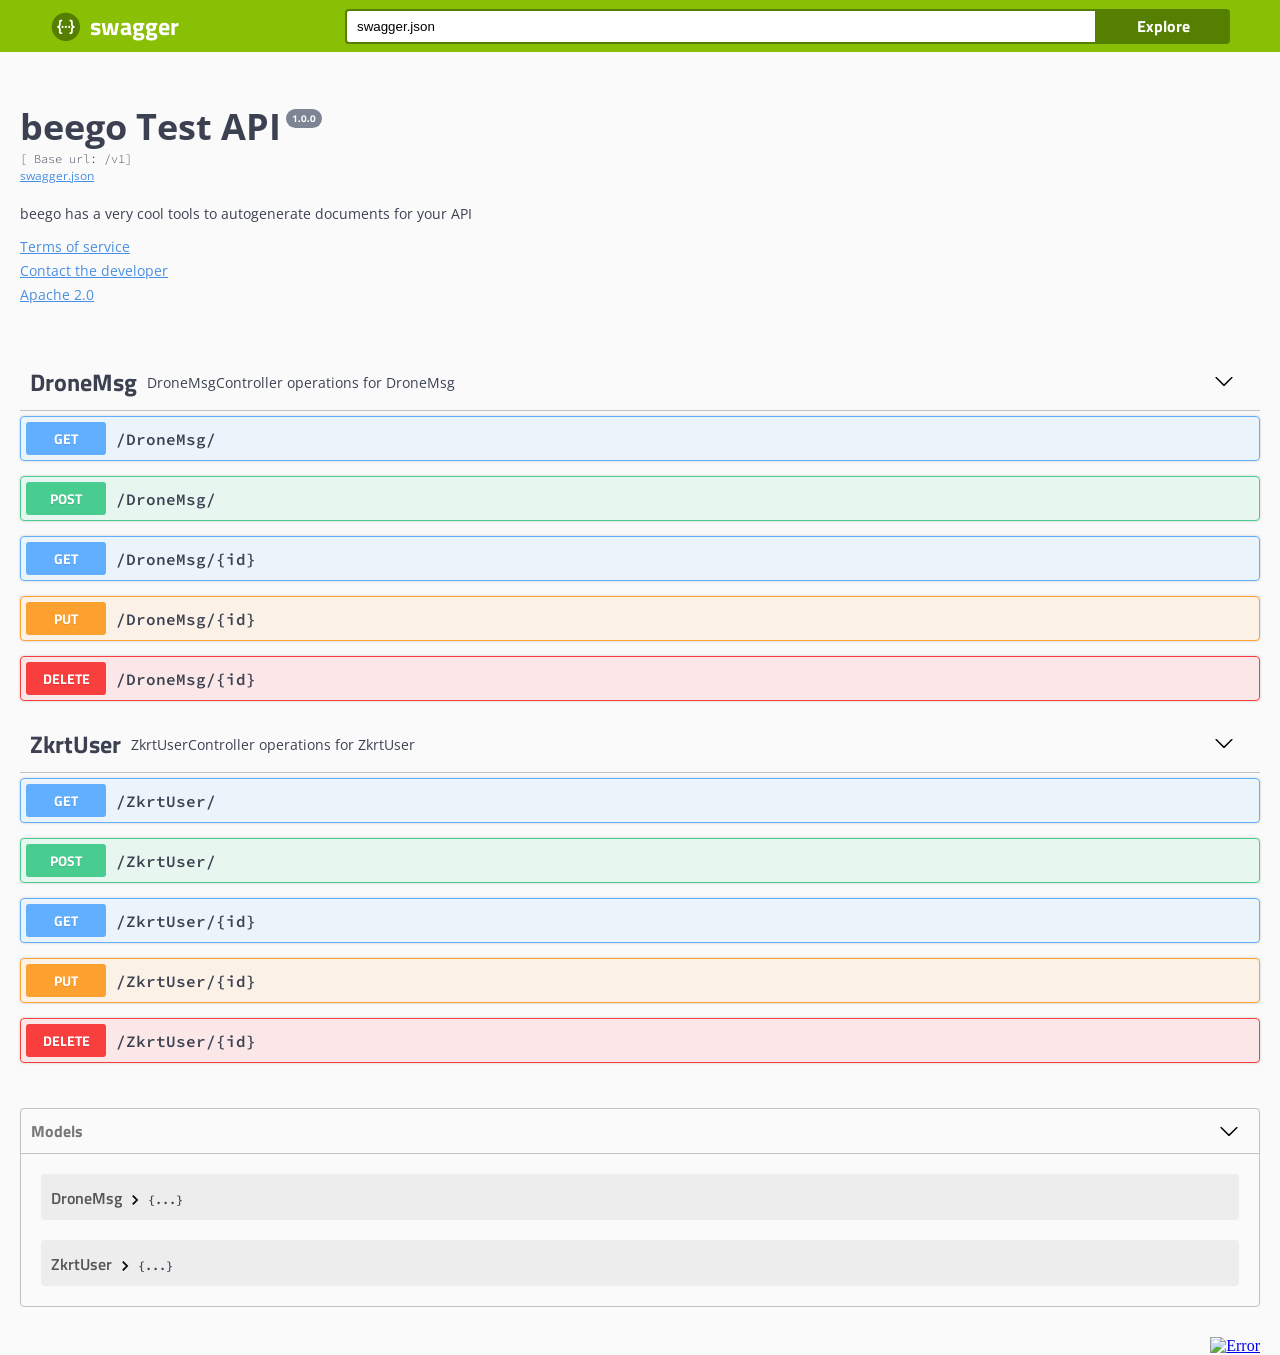
<file: swagger/index.html>
<!-- HTML for static distribution bundle build -->
<!DOCTYPE html>
<html lang="en">
<head>
  <meta charset="UTF-8">
  <title>Swagger UI</title>
  <link href="https://fonts.googleapis.com/css?family=Open+Sans:400,700|Source+Code+Pro:300,600|Titillium+Web:400,600,700" rel="stylesheet">
  <link rel="stylesheet" type="text/css" href="./swagger-ui.css" >
  <link rel="icon" type="image/png" href="./favicon-32x32.png" sizes="32x32" />
  <link rel="icon" type="image/png" href="./favicon-16x16.png" sizes="16x16" />
  <style>
    html
    {
        box-sizing: border-box;
        overflow: -moz-scrollbars-vertical;
        overflow-y: scroll;
    }
    *,
    *:before,
    *:after
    {
        box-sizing: inherit;
    }

    body {
      margin:0;
      background: #fafafa;
    }
  </style>
</head>

<body>

<svg xmlns="http://www.w3.org/2000/svg" xmlns:xlink="http://www.w3.org/1999/xlink" style="position:absolute;width:0;height:0">
  <defs>
    <symbol viewBox="0 0 20 20" id="unlocked">
          <path d="M15.8 8H14V5.6C14 2.703 12.665 1 10 1 7.334 1 6 2.703 6 5.6V6h2v-.801C8 3.754 8.797 3 10 3c1.203 0 2 .754 2 2.199V8H4c-.553 0-1 .646-1 1.199V17c0 .549.428 1.139.951 1.307l1.197.387C5.672 18.861 6.55 19 7.1 19h5.8c.549 0 1.428-.139 1.951-.307l1.196-.387c.524-.167.953-.757.953-1.306V9.199C17 8.646 16.352 8 15.8 8z"></path>
    </symbol>

    <symbol viewBox="0 0 20 20" id="locked">
      <path d="M15.8 8H14V5.6C14 2.703 12.665 1 10 1 7.334 1 6 2.703 6 5.6V8H4c-.553 0-1 .646-1 1.199V17c0 .549.428 1.139.951 1.307l1.197.387C5.672 18.861 6.55 19 7.1 19h5.8c.549 0 1.428-.139 1.951-.307l1.196-.387c.524-.167.953-.757.953-1.306V9.199C17 8.646 16.352 8 15.8 8zM12 8H8V5.199C8 3.754 8.797 3 10 3c1.203 0 2 .754 2 2.199V8z"/>
    </symbol>

    <symbol viewBox="0 0 20 20" id="close">
      <path d="M14.348 14.849c-.469.469-1.229.469-1.697 0L10 11.819l-2.651 3.029c-.469.469-1.229.469-1.697 0-.469-.469-.469-1.229 0-1.697l2.758-3.15-2.759-3.152c-.469-.469-.469-1.228 0-1.697.469-.469 1.228-.469 1.697 0L10 8.183l2.651-3.031c.469-.469 1.228-.469 1.697 0 .469.469.469 1.229 0 1.697l-2.758 3.152 2.758 3.15c.469.469.469 1.229 0 1.698z"/>
    </symbol>

    <symbol viewBox="0 0 20 20" id="large-arrow">
      <path d="M13.25 10L6.109 2.58c-.268-.27-.268-.707 0-.979.268-.27.701-.27.969 0l7.83 7.908c.268.271.268.709 0 .979l-7.83 7.908c-.268.271-.701.27-.969 0-.268-.269-.268-.707 0-.979L13.25 10z"/>
    </symbol>

    <symbol viewBox="0 0 20 20" id="large-arrow-down">
      <path d="M17.418 6.109c.272-.268.709-.268.979 0s.271.701 0 .969l-7.908 7.83c-.27.268-.707.268-.979 0l-7.908-7.83c-.27-.268-.27-.701 0-.969.271-.268.709-.268.979 0L10 13.25l7.418-7.141z"/>
    </symbol>


    <symbol viewBox="0 0 24 24" id="jump-to">
      <path d="M19 7v4H5.83l3.58-3.59L8 6l-6 6 6 6 1.41-1.41L5.83 13H21V7z"/>
    </symbol>

    <symbol viewBox="0 0 24 24" id="expand">
      <path d="M10 18h4v-2h-4v2zM3 6v2h18V6H3zm3 7h12v-2H6v2z"/>
    </symbol>

  </defs>
</svg>

<div id="swagger-ui"></div>

<script src="./swagger-ui-bundle.js"> </script>
<script src="./swagger-ui-standalone-preset.js"> </script>
<script>
window.onload = function() {
  // Build a system
  const ui = SwaggerUIBundle({
    url: "swagger.json",
    dom_id: '#swagger-ui',
    presets: [
      SwaggerUIBundle.presets.apis,
      SwaggerUIStandalonePreset
    ],
    plugins: [
      SwaggerUIBundle.plugins.DownloadUrl
    ],
    layout: "StandaloneLayout"
  })

  window.ui = ui
}
</script>
</body>

</html>
</file>
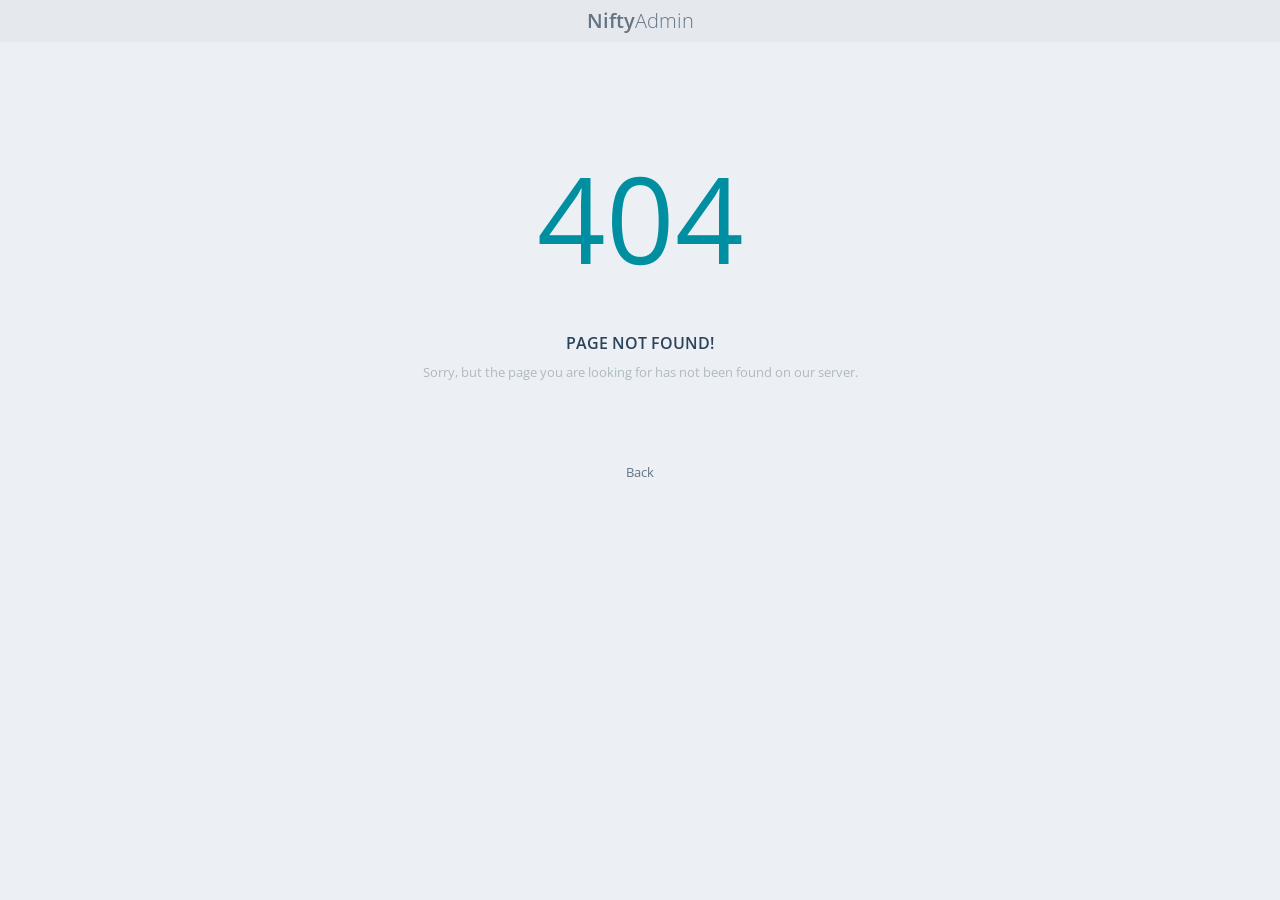
<file: views/error-page.html>
<!DOCTYPE html>
<html lang="en">

<head>
    <meta charset="utf-8">
    <meta name="viewport" content="width=device-width, initial-scale=1.0">
    <title>Error 404 | Nifty - Admin Template</title>


    <!--STYLESHEET-->
    <!--=================================================-->

    <!--Open Sans Font [ OPTIONAL ] -->
     <link href="http://fonts.googleapis.com/css?family=Open+Sans:300,400,600,700&amp;subset=latin" rel="stylesheet">


    <!--Bootstrap Stylesheet [ REQUIRED ]-->
    <link href="../static/css/bootstrap.min.css" rel="stylesheet">


    <!--Nifty Stylesheet [ REQUIRED ]-->
    <link href="../static/css/nifty.min.css" rel="stylesheet">


    <!--Themify Icons [ OPTIONAL ]-->
    <link href="../static/themify-icons/themify-icons.min.css" rel="stylesheet">


    
    <!--JAVASCRIPT-->
    <!--=================================================-->

    <!--Page Load Progress Bar [ OPTIONAL ]-->
    <link href="../static/css/pace.min.css" rel="stylesheet">
    <script src="../static/js/pace.min.js"></script>


    <!--jQuery [ REQUIRED ]-->
    <script src="../static/js/jquery-2.2.4.min.js"></script>


    <!--BootstrapJS [ RECOMMENDED ]-->
    <script src="../static/js/bootstrap.min.js"></script>

    
    <!--Nifty Admin [ RECOMMENDED ]-->
    <script src="../static/js/nifty.min.js"></script>

</head>

<!--TIPS-->
<!--You may remove all ID or Class names which contain "demo-", they are only used for demonstration. -->

<body>
    <div id="container" class="cls-container">
        
		<!-- HEADER -->
		<!--===================================================-->
		<div class="cls-header">
		    <div class="cls-brand">
		        <a class="box-inline" href="javascript:history.go(-1)">
		            <!-- <img alt="Nifty Admin" src="images/logo.png" class="brand-icon"> -->
		            <span class="brand-title">Nifty<span class="text-thin">Admin</span></span>
		        </a>
		    </div>
		</div>
		
		<!-- CONTENT -->
		<!--===================================================-->
		<div class="cls-content">
		    <h1 class="error-code text-info">404</h1>
		    <p class="text-main text-semibold text-lg text-uppercase">Page Not Found!</p>
		    <div class="pad-btm text-muted">
		        Sorry, but the page you are looking for has not been found on our server.
		    </div>
		    <!--<div class="row mar-ver">
		        <form class="col-xs-12 col-sm-10 col-sm-offset-1" method="post" action="pages-search-results.html">
		            <input type="text" placeholder="Search.." class="form-control input-lg error-search">
		        </form>
		    </div>-->
		    <hr class="new-section-sm bord-no">
		    <div class="pad-top"><a class="btn-link" href="javascript:history.go(-1)">Back</a></div>
		</div>
		
		
    </div>
    <!--===================================================-->
    <!-- END OF CONTAINER -->


    </body>
</html>
</file>
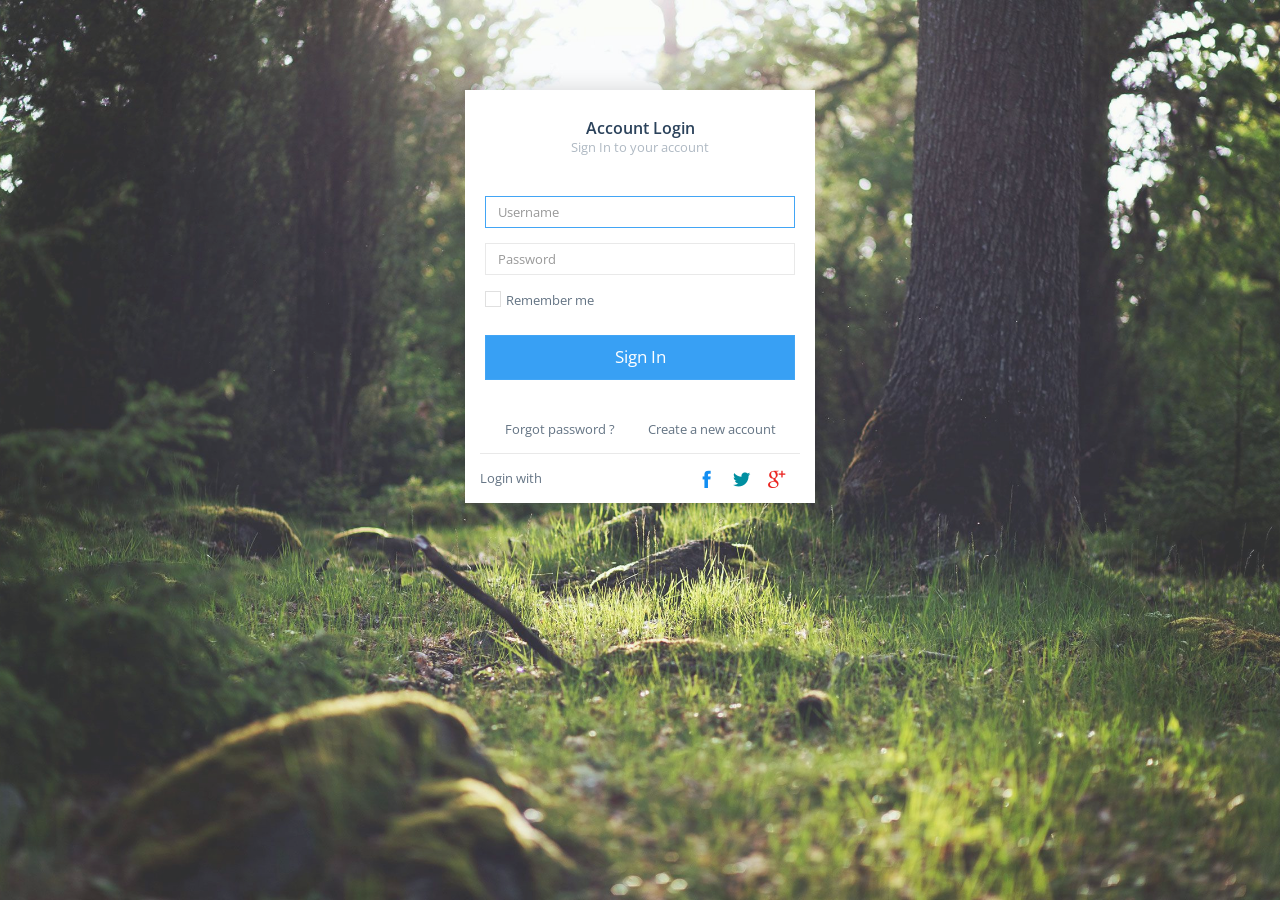
<file: views/home.html>
<!DOCTYPE html>
<html lang="en">

<head>
    <meta charset="UTF-8">
    <meta name="viewport" content="width=device-width, initial-scale=1.0">
    <title>Zkrt</title>

    <!--STYLESHEET-->
    <!--=================================================-->

    <!--Open Sans Font [ OPTIONAL ] -->
    <link href="http://fonts.googleapis.com/css?family=Open+Sans:300,400,600,700&amp;subset=latin" rel="stylesheet">

    <!--Bootstrap Stylesheet [ REQUIRED ]-->
    <link href="../static/css/bootstrap.min.css" rel="stylesheet">

    <!--Nifty Stylesheet [ REQUIRED ]-->
    <link href="../static/css/nifty.min.css" rel="stylesheet">

    <!--Themify Icons [ OPTIONAL ]-->
    <link href="../static/themify-icons/themify-icons.min.css" rel="stylesheet">

    <!--Magic Checkbox [ OPTIONAL ]-->
    <link href="../static/plugins/magic-check/css/magic-check.min.css" rel="stylesheet">

    <!--JAVASCRIPT-->
    <!--=================================================-->

    <!--Page Load Progress Bar [ OPTIONAL ]-->
    <link href="../static/css/pace.min.css" rel="stylesheet">

    <script src="../static/js/pace.min.js"></script>

    <!--jQuery [ REQUIRED ]-->
    <script src="../static/js/jquery-2.2.4.min.js"></script>


    <!--BootstrapJS [ RECOMMENDED ]-->
    <script src="../static/js/bootstrap.min.js"></script>

    <!--Nifty Admin [ RECOMMENDED ]-->
    <script src="../static/js/nifty.min.js"></script>

    <!-- Create your own class to load custum image [ SAMPLE ]-->
    <style>
        /*.demo-my-bg{
            background-image : url("../static/img/balloon.jpg");
        }*/
    </style>

</head>
<body>
<div id="container" class="cls-container">
    <div id="bg-overlay" class="bg-img" style="background-image: url(../static/img/bg-img-3.jpg)"></div>
    <div class="cls-content">
        <div class="cls-content-sm panel">
            <div class="panel-body">
                <div class="mar-ver pad-btm">
                    <h3 class="h4 mar-no">Account Login</h3>
                    <p class="text-muted">Sign In to your account</p>
                </div>
                <form action="" method="post">
                    <div class="form-group">
                        <input type="text" name="username" class="form-control" placeholder="Username" autofocus>
                    </div>
                    <div class="form-group">
                        <input type="password" name="password" class="form-control" placeholder="Password">
                    </div>
                    <div class="checkbox pad-btm text-left">
                        <input id="demo-form-checkbox" class="magic-checkbox" type="checkbox">
                        <label for="demo-form-checkbox">Remember me</label>
                    </div>
                    <button class="btn btn-primary btn-lg btn-block" type="submit">Sign In</button>
                </form>
            </div>

            <div class="pad-all">
                <a href="#" class="btn-link mar-rgt">Forgot password ?</a>
                <a href="#" class="btn-link mar-lft">Create a new account</a>

                <div class="media pad-top bord-top">
                    <div class="pull-right">
                        <a href="#" class="pad-rgt"><i class="ti-facebook icon-lg text-primary"></i></a>
                        <a href="#" class="pad-rgt"><i class="ti-twitter-alt icon-lg text-info"></i></a>
                        <a href="#" class="pad-rgt"><i class="ti-google icon-lg text-danger"></i></a>
                    </div>
                    <div class="media-body text-left">
                        Login with
                    </div>
                </div>
            </div>
        </div>
    </div>
</div>
</body>
</html>
</file>
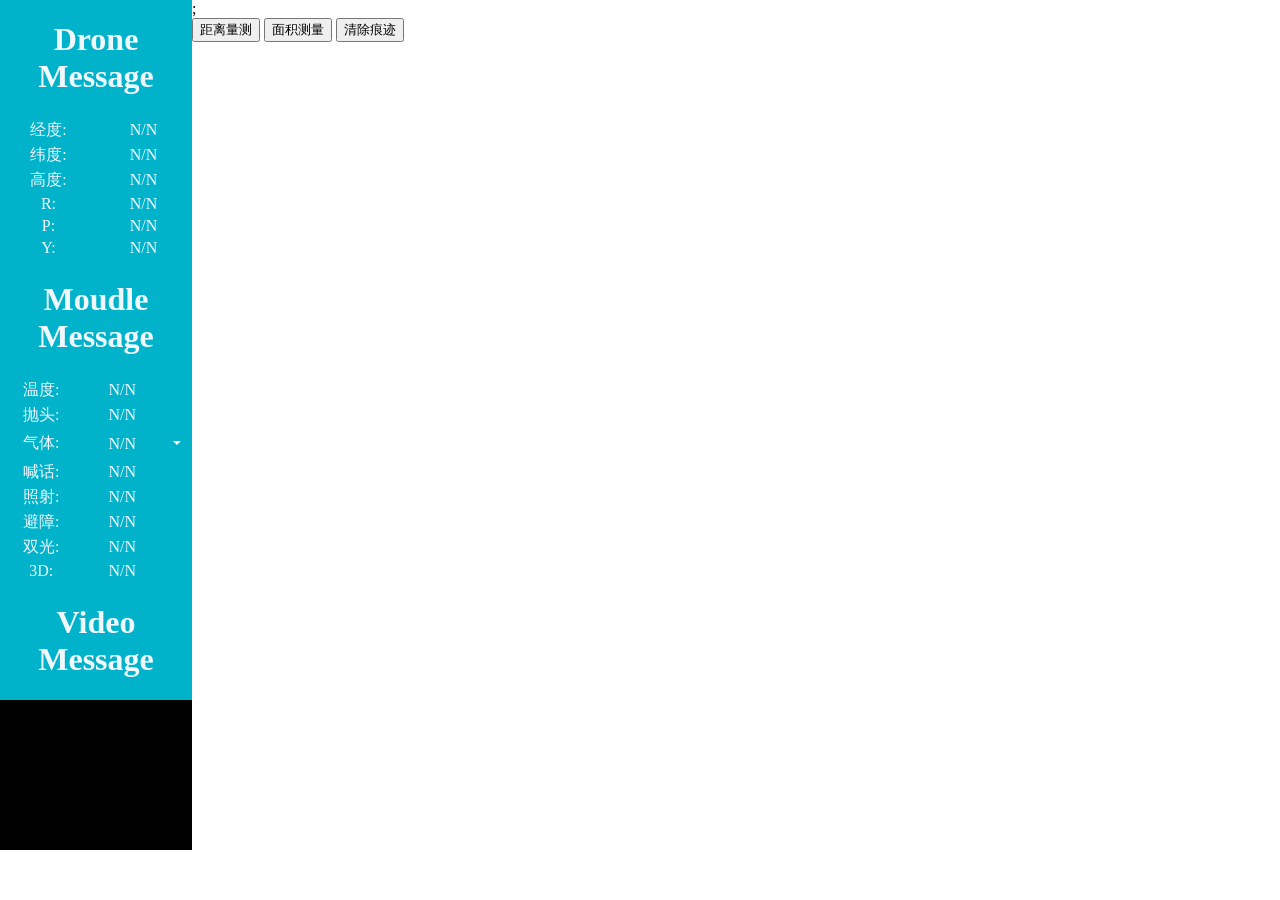
<file: views/zkrtsuccess.html>
<!DOCTYPE html>
<html lang="en">
    <head>
        <meta charset="UTF-8">
        <meta http-equiv="X-UA-Compatible" content="IE=edge">
        <meta name="viewport" content="initial-scale=1.0, user-scalable=no, width=device-width">
        <title>Zkrt</title>
        <link rel="stylesheet" href="http://cache.amap.com/lbs/static/main1119.css"/>
        <script src="http://cache.amap.com/lbs/static/es5.min.js"></script>
        <script src="http://webapi.amap.com/maps?v=1.3&key=471fdfd1038ae0f3ea42d9440884fc58&&plugin=AMap.Scale,AMap.OverView,AMap.ToolBar"></script>
        <script type="text/javascript" src="http://cache.amap.com/lbs/static/addToolbar.js"></script>
        <link rel="stylesheet" href="/static/css/success_map.css" type="text/css" />
        <script type="text/javascript" src="http://apps.bdimg.com/libs/jquery/2.1.4/jquery.min.js"></script>
        <link type="text/css" rel="stylesheet" href="http://j.laohe360.net/css/pub.css"/>
        <script charset="utf-8" type="text/javascript" src="http://www.php100.com/statics/js//php100/js/jquery.js"></script>
        <!--<script src="/static/js/TcPlayer.js"></script>-->
        <script src="//imgcache.qq.com/open/qcloud/video/vcplayer/TcPlayer-2.2.0.js" charset="utf-8"></script>;
        <script src="/static/js/Map_Coordinate_conversion.js"></script>
    </head>

    <body>
        <div style="width: 15%;background-color: #00b3ca;float: left; height: 100%;">
            <h1 id="h1_title">Drone Message</h1>
            <table id="table_drone_message" >
                <tr>
                    <td>经度:</td>
                    <td id="lat_drone_msg">N/N</td>
                </tr>
                <tr>
                    <td>纬度:</td>
                    <td id="lon_drone_msg">N/N</td>
                </tr>
                <tr>
                    <td>高度:</td>
                    <td id="alt_drone_msg">N/N</td>
                </tr>
                <tr>
                    <td>R:</td>
                    <td id="r_drone_msg">N/N</td>
                </tr>
                <tr>
                    <td>P:</td>
                    <td id="p_drone_msg">N/N</td>
                </tr>
                <tr>
                    <td>Y:</td>
                    <td id="y_drone_msg">N/N</td>
                </tr>
            </table>

            <h1 id="h1_title">Moudle Message</h1>
            <table id="table_drone_message">
                <tr>
                    <td>温度:</td>
                    <td id="tmp_moudle_msg">N/N</td>
                    <td></td>
                </tr>
                <tr>
                    <td>抛头:</td>
                    <td id="ram_moudle_msg">N/N</td>
                    <td></td>
                </tr>
                <tr >
                    <td>气体:</td>
                    <td id="gas_moudle_msg">N/N</td>
                    <td style="width: 1%;"  onclick="javascript:gas_onoe()"><img width="24px" height="24px" src="/static/img/down.png"></td>
                </tr>
                        <tr id="tr_co">
                            <td>CO:</td>
                            <td id="gas_co_msg">N/N</td>
                        </tr>
                        <tr id="tr_nh3">
                            <td>NH3:</td>
                            <td id="gas_nh3_msg">N/N</td>
                        </tr>
                        <tr id="tr_h2s">
                            <td>H2S:</td>
                            <td id="gas_h2s_msg">N/N</td>
                        </tr>
                        <tr id="tr_co2">
                            <td>CO2:</td>
                            <td id="gas_co2_msg">N/N</td>
                        </tr>
                        <tr id="tr_voc">
                            <td>VOC:</td>
                            <td id="gas_voc_msg">N/N</td>
                        </tr>
                        <tr id="tr_cl2">
                            <td>CL2:</td>
                            <td id="gas_cl2_msg">N/N</td>
                        </tr>
                        <tr id="tr_so2">
                            <td>SO2:</td>
                            <td id="gas_so2_msg">N/N</td>
                        </tr>
                        <tr id="tr_ch4">
                            <td>CH4:</td>
                            <td id="gas_ch4_msg">N/N</td>
                        </tr>


                <tr>
                    <td>喊话:</td>
                    <td id="prop_moudle_msg">N/N</td>
                    <td></td>
                </tr>
                <tr>
                    <td>照射:</td>
                    <td id="expo_moudle_msg">N/N</td>
                    <td></td>
                </tr>
                <tr>
                    <td>避障:</td>
                    <td id="obst_moudle_msg">N/N</td>
                    <td></td>
                </tr>
                <tr>
                    <td>双光:</td>
                    <td id="doul_moudle_msg">N/N</td>
                    <td></td>
                </tr>
                <tr>
                    <td>3D:</td>
                    <td id="3d_moudle_msg">N/N</td>
                    <td></td>
                </tr>
            </table>

            <h1 id="h1_title">Video Message</h1>
            <div id="video-container" style="width: 100%; background-color: black;height: 150px;"></div>
            <script type="text/javascript" src="/static/js/video_map.js"></script>

            <script type="text/javascript">
                $(function () {
                    var ws = new WebSocket('ws://'+window.location.host+'/ws/dronestatus')
                    ws.onmessage = function (e) {
                        var obj_status = new Function("return" + event.data)();
                        var objstatus = JSON.parse(obj_status.MessageSta)
                        if(objstatus.DroneTmp == "1"){
                            $("#tmp_moudle_msg").text("Yes");
                        }else{
                            $("#tmp_moudle_msg").text("No");
                        }
                        if(objstatus.DroneRam == "1"){
                            $("#ram_moudle_msg").text("Yes");
                        }else{
                            $("#ram_moudle_msg").text("No");
                        }
                        if(objstatus.DroneGas == "1"){
                            $("#gas_moudle_msg").text("Yes");
                        }else{
                            $("#gas_moudle_msg").text("No");
                        }
                        if(objstatus.DroneProp == "1"){
                            $("#prop_moudle_msg").text("Yes");
                        }else{
                            $("#prop_moudle_msg").text("No");
                        }
                        if(objstatus.DroneExpo == "1"){
                            $("#expo_moudle_msg").text("Yes");
                        }else{
                            $("#expo_moudle_msg").text("No");
                        }
                        if(objstatus.DroneObst == "1"){
                            $("#obst_moudle_msg").text("Yes");
                        }else{
                            $("#obst_moudle_msg").text("No");
                        }
                        if(objstatus.DroneDoul == "1"){
                            $("#doul_moudle_msg").text("Yes");
                        }else{
                            $("#doul_moudle_msg").text("No");
                        }
                        if(objstatus.Drone3D == "1"){
                            $("#3d_moudle_msg").text("Yes");
                        }else{
                            $("#3d_moudle_msg").text("No");
                        }
                    }
                })
            </script>
        </div>
        <div style="width: 85%;height: 100%; float: right">
            <div id="map_div" style="width: 100%;height: 100%;"/>
            <script type="text/javascript" src="/static/js/map.js"></script>
            <script type="text/javascript" src="/static/js/marker_webscoker.js"></script>
            <div class="button-group">
                <input type="button" class="button" value="距离量测" onClick="javascript:startRuler1()"/>
                <input type="button" class="button" value="面积测量" id="acreage" onClick="javascript:startRuler3()"/>
                <input type="button" class="button" value="清除痕迹"  onClick="javascript:startRuler2()"/>
            </div>
            <div id="tip"></div>
        </div>
        <script src="/static/js/reload.min.js"></script>
    </body>
</html>
</file>
<file: swagger/swagger-ui.css>
@charset "UTF-8";.swagger-ui html{box-sizing:border-box}.swagger-ui *,.swagger-ui :after,.swagger-ui :before{box-sizing:inherit}.swagger-ui body{margin:0;background:#fafafa}.swagger-ui .wrapper{width:100%;max-width:1460px;margin:0 auto;padding:0 20px}.swagger-ui .opblock-tag-section{display:-webkit-box;display:-ms-flexbox;display:flex;-webkit-box-orient:vertical;-webkit-box-direction:normal;-ms-flex-direction:column;flex-direction:column}.swagger-ui .opblock-tag{display:-webkit-box;display:-ms-flexbox;display:flex;padding:10px 20px 10px 10px;cursor:pointer;transition:all .2s;border-bottom:1px solid rgba(59,65,81,.3);-webkit-box-align:center;-ms-flex-align:center;align-items:center}.swagger-ui .opblock-tag:hover{background:rgba(0,0,0,.02)}.swagger-ui .opblock-tag{font-size:24px;margin:0 0 5px;font-family:Titillium Web,sans-serif;color:#3b4151}.swagger-ui .opblock-tag.no-desc span{-webkit-box-flex:1;-ms-flex:1;flex:1}.swagger-ui .opblock-tag svg{transition:all .4s}.swagger-ui .opblock-tag small{font-size:14px;font-weight:400;padding:0 10px;-webkit-box-flex:1;-ms-flex:1;flex:1;font-family:Open Sans,sans-serif;color:#3b4151}.swagger-ui .parаmeter__type{font-size:12px;padding:5px 0;font-family:Source Code Pro,monospace;font-weight:600;color:#3b4151}.swagger-ui .view-line-link{position:relative;top:3px;width:20px;margin:0 5px;cursor:pointer;transition:all .5s}.swagger-ui .opblock{margin:0 0 15px;border:1px solid #000;border-radius:4px;box-shadow:0 0 3px rgba(0,0,0,.19)}.swagger-ui .opblock.is-open .opblock-summary{border-bottom:1px solid #000}.swagger-ui .opblock .opblock-section-header{padding:8px 20px;background:hsla(0,0%,100%,.8);box-shadow:0 1px 2px rgba(0,0,0,.1)}.swagger-ui .opblock .opblock-section-header,.swagger-ui .opblock .opblock-section-header label{display:-webkit-box;display:-ms-flexbox;display:flex;-webkit-box-align:center;-ms-flex-align:center;align-items:center}.swagger-ui .opblock .opblock-section-header label{font-size:12px;font-weight:700;margin:0;font-family:Titillium Web,sans-serif;color:#3b4151}.swagger-ui .opblock .opblock-section-header label span{padding:0 10px 0 0}.swagger-ui .opblock .opblock-section-header h4{font-size:14px;margin:0;-webkit-box-flex:1;-ms-flex:1;flex:1;font-family:Titillium Web,sans-serif;color:#3b4151}.swagger-ui .opblock .opblock-summary-method{font-size:14px;font-weight:700;min-width:80px;padding:6px 15px;text-align:center;border-radius:3px;background:#000;text-shadow:0 1px 0 rgba(0,0,0,.1);font-family:Titillium Web,sans-serif;color:#fff}.swagger-ui .opblock .opblock-summary-path,.swagger-ui .opblock .opblock-summary-path__deprecated{font-size:16px;display:-webkit-box;display:-ms-flexbox;display:flex;padding:0 10px;font-family:Source Code Pro,monospace;font-weight:600;color:#3b4151;-webkit-box-align:center;-ms-flex-align:center;align-items:center}.swagger-ui .opblock .opblock-summary-path .view-line-link,.swagger-ui .opblock .opblock-summary-path__deprecated .view-line-link{position:relative;top:2px;width:0;margin:0;cursor:pointer;transition:all .5s}.swagger-ui .opblock .opblock-summary-path:hover .view-line-link,.swagger-ui .opblock .opblock-summary-path__deprecated:hover .view-line-link{width:18px;margin:0 5px}.swagger-ui .opblock .opblock-summary-path__deprecated{text-decoration:line-through}.swagger-ui .opblock .opblock-summary-description{font-size:13px;-webkit-box-flex:1;-ms-flex:1;flex:1;font-family:Open Sans,sans-serif;color:#3b4151}.swagger-ui .opblock .opblock-summary{display:-webkit-box;display:-ms-flexbox;display:flex;padding:5px;cursor:pointer;-webkit-box-align:center;-ms-flex-align:center;align-items:center}.swagger-ui .opblock.opblock-post{border-color:#49cc90;background:rgba(73,204,144,.1)}.swagger-ui .opblock.opblock-post .opblock-summary-method{background:#49cc90}.swagger-ui .opblock.opblock-post .opblock-summary{border-color:#49cc90}.swagger-ui .opblock.opblock-put{border-color:#fca130;background:rgba(252,161,48,.1)}.swagger-ui .opblock.opblock-put .opblock-summary-method{background:#fca130}.swagger-ui .opblock.opblock-put .opblock-summary{border-color:#fca130}.swagger-ui .opblock.opblock-delete{border-color:#f93e3e;background:rgba(249,62,62,.1)}.swagger-ui .opblock.opblock-delete .opblock-summary-method{background:#f93e3e}.swagger-ui .opblock.opblock-delete .opblock-summary{border-color:#f93e3e}.swagger-ui .opblock.opblock-get{border-color:#61affe;background:rgba(97,175,254,.1)}.swagger-ui .opblock.opblock-get .opblock-summary-method{background:#61affe}.swagger-ui .opblock.opblock-get .opblock-summary{border-color:#61affe}.swagger-ui .opblock.opblock-patch{border-color:#50e3c2;background:rgba(80,227,194,.1)}.swagger-ui .opblock.opblock-patch .opblock-summary-method{background:#50e3c2}.swagger-ui .opblock.opblock-patch .opblock-summary{border-color:#50e3c2}.swagger-ui .opblock.opblock-head{border-color:#9012fe;background:rgba(144,18,254,.1)}.swagger-ui .opblock.opblock-head .opblock-summary-method{background:#9012fe}.swagger-ui .opblock.opblock-head .opblock-summary{border-color:#9012fe}.swagger-ui .opblock.opblock-options{border-color:#0d5aa7;background:rgba(13,90,167,.1)}.swagger-ui .opblock.opblock-options .opblock-summary-method{background:#0d5aa7}.swagger-ui .opblock.opblock-options .opblock-summary{border-color:#0d5aa7}.swagger-ui .opblock.opblock-deprecated{opacity:.6;border-color:#ebebeb;background:hsla(0,0%,92%,.1)}.swagger-ui .opblock.opblock-deprecated .opblock-summary-method{background:#ebebeb}.swagger-ui .opblock.opblock-deprecated .opblock-summary{border-color:#ebebeb}.swagger-ui .opblock .opblock-schemes{padding:8px 20px}.swagger-ui .opblock .opblock-schemes .schemes-title{padding:0 10px 0 0}.swagger-ui .tab{display:-webkit-box;display:-ms-flexbox;display:flex;margin:20px 0 10px;padding:0;list-style:none}.swagger-ui .tab li{font-size:12px;min-width:100px;min-width:90px;padding:0;cursor:pointer;font-family:Titillium Web,sans-serif;color:#3b4151}.swagger-ui .tab li:first-of-type{position:relative;padding-left:0}.swagger-ui .tab li:first-of-type:after{position:absolute;top:0;right:6px;width:1px;height:100%;content:"";background:rgba(0,0,0,.2)}.swagger-ui .tab li.active{font-weight:700}.swagger-ui .opblock-description-wrapper,.swagger-ui .opblock-title_normal{padding:15px 20px}.swagger-ui .opblock-description-wrapper,.swagger-ui .opblock-description-wrapper h4,.swagger-ui .opblock-title_normal,.swagger-ui .opblock-title_normal h4{font-size:12px;margin:0 0 5px;font-family:Open Sans,sans-serif;color:#3b4151}.swagger-ui .opblock-description-wrapper p,.swagger-ui .opblock-title_normal p{font-size:14px;margin:0;font-family:Open Sans,sans-serif;color:#3b4151}.swagger-ui .execute-wrapper{padding:20px;text-align:right}.swagger-ui .execute-wrapper .btn{width:100%;padding:8px 40px}.swagger-ui .body-param-options{display:-webkit-box;display:-ms-flexbox;display:flex;-webkit-box-orient:vertical;-webkit-box-direction:normal;-ms-flex-direction:column;flex-direction:column}.swagger-ui .body-param-options .body-param-edit{padding:10px 0}.swagger-ui .body-param-options label{padding:8px 0}.swagger-ui .body-param-options label select{margin:3px 0 0}.swagger-ui .responses-inner{padding:20px}.swagger-ui .responses-inner h4,.swagger-ui .responses-inner h5{font-size:12px;margin:10px 0 5px;font-family:Open Sans,sans-serif;color:#3b4151}.swagger-ui .response-col_status{font-size:14px;font-family:Open Sans,sans-serif;color:#3b4151}.swagger-ui .response-col_status .response-undocumented{font-size:11px;font-family:Source Code Pro,monospace;font-weight:600;color:#999}.swagger-ui .response-col_description__inner span{font-size:12px;font-style:italic;display:block;margin:10px 0;padding:10px;border-radius:4px;background:#41444e;font-family:Source Code Pro,monospace;font-weight:600;color:#fff}.swagger-ui .response-col_description__inner span p{margin:0}.swagger-ui .opblock-body pre{font-size:12px;margin:0;padding:10px;word-wrap:break-word;word-break:break-all;word-break:break-word;-webkit-hyphens:auto;-ms-hyphens:auto;hyphens:auto;white-space:pre-wrap;border-radius:4px;background:#41444e;overflow-wrap:break-word;font-family:Source Code Pro,monospace;font-weight:600;color:#fff}.swagger-ui .opblock-body pre span{color:#fff!important}.swagger-ui .opblock-body pre .headerline{display:block}.swagger-ui .scheme-container{margin:0 0 20px;padding:30px 0;background:#fff;box-shadow:0 1px 2px 0 rgba(0,0,0,.15)}.swagger-ui .scheme-container .schemes{display:-webkit-box;display:-ms-flexbox;display:flex;-webkit-box-align:center;-ms-flex-align:center;align-items:center}.swagger-ui .scheme-container .schemes>label{font-size:12px;font-weight:700;display:-webkit-box;display:-ms-flexbox;display:flex;-webkit-box-orient:vertical;-webkit-box-direction:normal;-ms-flex-direction:column;flex-direction:column;margin:-20px 15px 0 0;font-family:Titillium Web,sans-serif;color:#3b4151}.swagger-ui .scheme-container .schemes>label select{min-width:130px;text-transform:uppercase}.swagger-ui .loading-container{padding:40px 0 60px}.swagger-ui .loading-container .loading{position:relative}.swagger-ui .loading-container .loading:after{font-size:10px;font-weight:700;position:absolute;top:50%;left:50%;content:"loading";-webkit-transform:translate(-50%,-50%);transform:translate(-50%,-50%);text-transform:uppercase;font-family:Titillium Web,sans-serif;color:#3b4151}.swagger-ui .loading-container .loading:before{position:absolute;top:50%;left:50%;display:block;width:60px;height:60px;margin:-30px;content:"";-webkit-animation:rotation 1s infinite linear,opacity .5s;animation:rotation 1s infinite linear,opacity .5s;opacity:1;border:2px solid rgba(85,85,85,.1);border-top-color:rgba(0,0,0,.6);border-radius:100%;-webkit-backface-visibility:hidden;backface-visibility:hidden}@-webkit-keyframes rotation{to{-webkit-transform:rotate(1turn);transform:rotate(1turn)}}@keyframes rotation{to{-webkit-transform:rotate(1turn);transform:rotate(1turn)}}@-webkit-keyframes blinker{50%{opacity:0}}@keyframes blinker{50%{opacity:0}}.swagger-ui .btn{font-size:14px;font-weight:700;padding:5px 23px;transition:all .3s;border:2px solid #888;border-radius:4px;background:transparent;box-shadow:0 1px 2px rgba(0,0,0,.1);font-family:Titillium Web,sans-serif;color:#3b4151}.swagger-ui .btn[disabled]{cursor:not-allowed;opacity:.3}.swagger-ui .btn:hover{box-shadow:0 0 5px rgba(0,0,0,.3)}.swagger-ui .btn.cancel{border-color:#ff6060;font-family:Titillium Web,sans-serif;color:#ff6060}.swagger-ui .btn.authorize{line-height:1;display:inline;color:#49cc90;border-color:#49cc90}.swagger-ui .btn.authorize span{float:left;padding:4px 20px 0 0}.swagger-ui .btn.authorize svg{fill:#49cc90}.swagger-ui .btn.execute{-webkit-animation:pulse 2s infinite;animation:pulse 2s infinite;color:#fff;border-color:#4990e2}@-webkit-keyframes pulse{0%{color:#fff;background:#4990e2;box-shadow:0 0 0 0 rgba(73,144,226,.8)}70%{box-shadow:0 0 0 5px rgba(73,144,226,0)}to{color:#fff;background:#4990e2;box-shadow:0 0 0 0 rgba(73,144,226,0)}}@keyframes pulse{0%{color:#fff;background:#4990e2;box-shadow:0 0 0 0 rgba(73,144,226,.8)}70%{box-shadow:0 0 0 5px rgba(73,144,226,0)}to{color:#fff;background:#4990e2;box-shadow:0 0 0 0 rgba(73,144,226,0)}}.swagger-ui .btn-group{display:-webkit-box;display:-ms-flexbox;display:flex;padding:30px}.swagger-ui .btn-group .btn{-webkit-box-flex:1;-ms-flex:1;flex:1}.swagger-ui .btn-group .btn:first-child{border-radius:4px 0 0 4px}.swagger-ui .btn-group .btn:last-child{border-radius:0 4px 4px 0}.swagger-ui .authorization__btn{padding:0 10px;border:none;background:none}.swagger-ui .authorization__btn.locked{opacity:1}.swagger-ui .authorization__btn.unlocked{opacity:.4}.swagger-ui .expand-methods,.swagger-ui .expand-operation{border:none;background:none}.swagger-ui .expand-methods svg,.swagger-ui .expand-operation svg{width:20px;height:20px}.swagger-ui .expand-methods{padding:0 10px}.swagger-ui .expand-methods:hover svg{fill:#444}.swagger-ui .expand-methods svg{transition:all .3s;fill:#777}.swagger-ui button{cursor:pointer;outline:none}.swagger-ui select{font-size:14px;font-weight:700;padding:5px 40px 5px 10px;border:2px solid #41444e;border-radius:4px;background:#f7f7f7 url([data-uri]) right 10px center no-repeat;background-size:20px;box-shadow:0 1px 2px 0 rgba(0,0,0,.25);font-family:Titillium Web,sans-serif;color:#3b4151;-webkit-appearance:none;-moz-appearance:none;appearance:none}.swagger-ui select[multiple]{margin:5px 0;padding:5px;background:#f7f7f7}.swagger-ui .opblock-body select{min-width:230px}.swagger-ui label{font-size:12px;font-weight:700;margin:0 0 5px;font-family:Titillium Web,sans-serif;color:#3b4151}.swagger-ui input[type=email],.swagger-ui input[type=password],.swagger-ui input[type=search],.swagger-ui input[type=text]{min-width:100px;margin:5px 0;padding:8px 10px;border:1px solid #d9d9d9;border-radius:4px;background:#fff}.swagger-ui input[type=email].invalid,.swagger-ui input[type=password].invalid,.swagger-ui input[type=search].invalid,.swagger-ui input[type=text].invalid{-webkit-animation:shake .4s 1;animation:shake .4s 1;border-color:#f93e3e;background:#feebeb}@-webkit-keyframes shake{10%,90%{-webkit-transform:translate3d(-1px,0,0);transform:translate3d(-1px,0,0)}20%,80%{-webkit-transform:translate3d(2px,0,0);transform:translate3d(2px,0,0)}30%,50%,70%{-webkit-transform:translate3d(-4px,0,0);transform:translate3d(-4px,0,0)}40%,60%{-webkit-transform:translate3d(4px,0,0);transform:translate3d(4px,0,0)}}@keyframes shake{10%,90%{-webkit-transform:translate3d(-1px,0,0);transform:translate3d(-1px,0,0)}20%,80%{-webkit-transform:translate3d(2px,0,0);transform:translate3d(2px,0,0)}30%,50%,70%{-webkit-transform:translate3d(-4px,0,0);transform:translate3d(-4px,0,0)}40%,60%{-webkit-transform:translate3d(4px,0,0);transform:translate3d(4px,0,0)}}.swagger-ui textarea{font-size:12px;width:100%;min-height:280px;padding:10px;border:none;border-radius:4px;outline:none;background:hsla(0,0%,100%,.8);font-family:Source Code Pro,monospace;font-weight:600;color:#3b4151}.swagger-ui textarea:focus{border:2px solid #61affe}.swagger-ui textarea.curl{font-size:12px;min-height:100px;margin:0;padding:10px;resize:none;border-radius:4px;background:#41444e;font-family:Source Code Pro,monospace;font-weight:600;color:#fff}.swagger-ui .checkbox{padding:5px 0 10px;transition:opacity .5s;color:#333}.swagger-ui .checkbox label{display:-webkit-box;display:-ms-flexbox;display:flex}.swagger-ui .checkbox p{font-weight:400!important;font-style:italic;margin:0!important;font-family:Source Code Pro,monospace;font-weight:600;color:#3b4151}.swagger-ui .checkbox input[type=checkbox]{display:none}.swagger-ui .checkbox input[type=checkbox]+label>.item{position:relative;top:3px;display:inline-block;width:16px;height:16px;margin:0 8px 0 0;padding:5px;cursor:pointer;border-radius:1px;background:#e8e8e8;box-shadow:0 0 0 2px #e8e8e8;-webkit-box-flex:0;-ms-flex:none;flex:none}.swagger-ui .checkbox input[type=checkbox]+label>.item:active{-webkit-transform:scale(.9);transform:scale(.9)}.swagger-ui .checkbox input[type=checkbox]:checked+label>.item{background:#e8e8e8 url("data:image/svg+xml;charset=utf-8,%3Csvg width='10' height='8' viewBox='3 7 10 8' xmlns='http://www.w3.org/2000/svg'%3E%3Cpath fill='%2341474E' fill-rule='evenodd' d='M6.333 15L3 11.667l1.333-1.334 2 2L11.667 7 13 8.333z'/%3E%3C/svg%3E") 50% no-repeat}.swagger-ui .dialog-ux{position:fixed;z-index:9999;top:0;right:0;bottom:0;left:0}.swagger-ui .dialog-ux .backdrop-ux{position:fixed;top:0;right:0;bottom:0;left:0;background:rgba(0,0,0,.8)}.swagger-ui .dialog-ux .modal-ux{position:absolute;z-index:9999;top:50%;left:50%;width:100%;min-width:300px;max-width:650px;-webkit-transform:translate(-50%,-50%);transform:translate(-50%,-50%);border:1px solid #ebebeb;border-radius:4px;background:#fff;box-shadow:0 10px 30px 0 rgba(0,0,0,.2)}.swagger-ui .dialog-ux .modal-ux-content{overflow-y:auto;max-height:540px;padding:20px}.swagger-ui .dialog-ux .modal-ux-content p{font-size:12px;margin:0 0 5px;color:#41444e;font-family:Open Sans,sans-serif;color:#3b4151}.swagger-ui .dialog-ux .modal-ux-content h4{font-size:18px;font-weight:600;margin:15px 0 0;font-family:Titillium Web,sans-serif;color:#3b4151}.swagger-ui .dialog-ux .modal-ux-header{display:-webkit-box;display:-ms-flexbox;display:flex;padding:12px 0;border-bottom:1px solid #ebebeb;-webkit-box-align:center;-ms-flex-align:center;align-items:center}.swagger-ui .dialog-ux .modal-ux-header .close-modal{padding:0 10px;border:none;background:none;-webkit-appearance:none;-moz-appearance:none;appearance:none}.swagger-ui .dialog-ux .modal-ux-header h3{font-size:20px;font-weight:600;margin:0;padding:0 20px;-webkit-box-flex:1;-ms-flex:1;flex:1;font-family:Titillium Web,sans-serif;color:#3b4151}.swagger-ui .model{font-size:12px;font-weight:300;font-family:Source Code Pro,monospace;font-weight:600;color:#3b4151}.swagger-ui .model-toggle{font-size:10px;position:relative;top:6px;display:inline-block;margin:auto .3em;cursor:pointer;transition:-webkit-transform .15s ease-in;transition:transform .15s ease-in;transition:transform .15s ease-in,-webkit-transform .15s ease-in;-webkit-transform:rotate(90deg);transform:rotate(90deg);-webkit-transform-origin:50% 50%;transform-origin:50% 50%}.swagger-ui .model-toggle.collapsed{-webkit-transform:rotate(0deg);transform:rotate(0deg)}.swagger-ui .model-toggle:after{display:block;width:20px;height:20px;content:"";background:url("data:image/svg+xml;charset=utf-8,%3Csvg xmlns='http://www.w3.org/2000/svg' width='24' height='24' viewBox='0 0 24 24'%3E%3Cpath d='M10 6L8.59 7.41 13.17 12l-4.58 4.59L10 18l6-6z'/%3E%3C/svg%3E") 50% no-repeat;background-size:100%}.swagger-ui .model-jump-to-path{position:relative;cursor:pointer}.swagger-ui .model-jump-to-path .view-line-link{position:absolute;top:-.4em;cursor:pointer}.swagger-ui .model-title{position:relative}.swagger-ui .model-title:hover .model-hint{visibility:visible}.swagger-ui .model-hint{position:absolute;top:-1.8em;visibility:hidden;padding:.1em .5em;white-space:nowrap;color:#ebebeb;border-radius:4px;background:rgba(0,0,0,.7)}.swagger-ui section.models{margin:30px 0;border:1px solid rgba(59,65,81,.3);border-radius:4px}.swagger-ui section.models.is-open{padding:0 0 20px}.swagger-ui section.models.is-open h4{margin:0 0 5px;border-bottom:1px solid rgba(59,65,81,.3)}.swagger-ui section.models.is-open h4 svg{-webkit-transform:rotate(90deg);transform:rotate(90deg)}.swagger-ui section.models h4{font-size:16px;display:-webkit-box;display:-ms-flexbox;display:flex;margin:0;padding:10px 20px 10px 10px;cursor:pointer;transition:all .2s;font-family:Titillium Web,sans-serif;color:#777;-webkit-box-align:center;-ms-flex-align:center;align-items:center}.swagger-ui section.models h4 svg{transition:all .4s}.swagger-ui section.models h4 span{-webkit-box-flex:1;-ms-flex:1;flex:1}.swagger-ui section.models h4:hover{background:rgba(0,0,0,.02)}.swagger-ui section.models h5{font-size:16px;margin:0 0 10px;font-family:Titillium Web,sans-serif;color:#777}.swagger-ui section.models .model-jump-to-path{position:relative;top:5px}.swagger-ui section.models .model-container{margin:0 20px 15px;transition:all .5s;border-radius:4px;background:rgba(0,0,0,.05)}.swagger-ui section.models .model-container:hover{background:rgba(0,0,0,.07)}.swagger-ui section.models .model-container:first-of-type{margin:20px}.swagger-ui section.models .model-container:last-of-type{margin:0 20px}.swagger-ui section.models .model-box{background:none}.swagger-ui .model-box{padding:10px;border-radius:4px;background:rgba(0,0,0,.1)}.swagger-ui .model-box .model-jump-to-path{position:relative;top:4px}.swagger-ui .model-title{font-size:16px;font-family:Titillium Web,sans-serif;color:#555}.swagger-ui span>span.model,.swagger-ui span>span.model .brace-close{padding:0 0 0 10px}.swagger-ui .prop-type{color:#55a}.swagger-ui .prop-enum{display:block}.swagger-ui .prop-format{color:#999}.swagger-ui table{width:100%;padding:0 10px;border-collapse:collapse}.swagger-ui table.model tbody tr td{padding:0;vertical-align:top}.swagger-ui table.model tbody tr td:first-of-type{width:100px;padding:0}.swagger-ui table.headers td{font-size:12px;font-weight:300;vertical-align:middle;font-family:Source Code Pro,monospace;font-weight:600;color:#3b4151}.swagger-ui table tbody tr td{padding:10px 0 0;vertical-align:top}.swagger-ui table tbody tr td:first-of-type{width:20%;padding:10px 0}.swagger-ui table thead tr td,.swagger-ui table thead tr th{font-size:12px;font-weight:700;padding:12px 0;text-align:left;border-bottom:1px solid rgba(59,65,81,.2);font-family:Open Sans,sans-serif;color:#3b4151}.swagger-ui .parameters-col_description p{font-size:14px;margin:0;font-family:Open Sans,sans-serif;color:#3b4151}.swagger-ui .parameters-col_description input[type=text]{width:100%;max-width:340px}.swagger-ui .parameter__name{font-size:16px;font-weight:400;font-family:Titillium Web,sans-serif;color:#3b4151}.swagger-ui .parameter__name.required{font-weight:700}.swagger-ui .parameter__name.required:after{font-size:10px;position:relative;top:-6px;padding:5px;content:"required";color:rgba(255,0,0,.6)}.swagger-ui .parameter__in{font-size:12px;font-style:italic;font-family:Source Code Pro,monospace;font-weight:600;color:#888}.swagger-ui .table-container{padding:20px}.swagger-ui .topbar{padding:8px 30px;background-color:#89bf04}.swagger-ui .topbar .topbar-wrapper{-ms-flex-align:center}.swagger-ui .topbar .topbar-wrapper,.swagger-ui .topbar a{display:-webkit-box;display:-ms-flexbox;display:flex;-webkit-box-align:center;align-items:center}.swagger-ui .topbar a{font-size:1.5em;font-weight:700;max-width:300px;text-decoration:none;-webkit-box-flex:1;-ms-flex:1;flex:1;-ms-flex-align:center;font-family:Titillium Web,sans-serif;color:#fff}.swagger-ui .topbar a span{margin:0;padding:0 10px}.swagger-ui .topbar .download-url-wrapper{display:-webkit-box;display:-ms-flexbox;display:flex;-webkit-box-flex:3;-ms-flex:3;flex:3}.swagger-ui .topbar .download-url-wrapper input[type=text]{width:100%;min-width:350px;margin:0;border:2px solid #547f00;border-radius:4px 0 0 4px;outline:none}.swagger-ui .topbar .download-url-wrapper .download-url-button{font-size:16px;font-weight:700;padding:4px 40px;border:none;border-radius:0 4px 4px 0;background:#547f00;font-family:Titillium Web,sans-serif;color:#fff}.swagger-ui .info{margin:50px 0}.swagger-ui .info hgroup.main{margin:0 0 20px}.swagger-ui .info hgroup.main a{font-size:12px}.swagger-ui .info li,.swagger-ui .info p,.swagger-ui .info table{font-size:14px;font-family:Open Sans,sans-serif;color:#3b4151}.swagger-ui .info h1,.swagger-ui .info h2,.swagger-ui .info h3,.swagger-ui .info h4,.swagger-ui .info h5{font-family:Open Sans,sans-serif;color:#3b4151}.swagger-ui .info code{padding:3px 5px;border-radius:4px;background:rgba(0,0,0,.05);font-family:Source Code Pro,monospace;font-weight:600;color:#9012fe}.swagger-ui .info a{font-size:14px;transition:all .4s;font-family:Open Sans,sans-serif;color:#4990e2}.swagger-ui .info a:hover{color:#1f69c0}.swagger-ui .info>div{margin:0 0 5px}.swagger-ui .info .base-url{font-size:12px;font-weight:300!important;margin:0;font-family:Source Code Pro,monospace;font-weight:600;color:#3b4151}.swagger-ui .info .title{font-size:36px;margin:0;font-family:Open Sans,sans-serif;color:#3b4151}.swagger-ui .info .title small{font-size:10px;position:relative;top:-5px;display:inline-block;margin:0 0 0 5px;padding:2px 4px;vertical-align:super;border-radius:57px;background:#7d8492}.swagger-ui .info .title small pre{margin:0;font-family:Titillium Web,sans-serif;color:#fff}.swagger-ui .auth-btn-wrapper{display:-webkit-box;display:-ms-flexbox;display:flex;padding:10px 0;-webkit-box-pack:center;-ms-flex-pack:center;justify-content:center}.swagger-ui .auth-wrapper{display:-webkit-box;display:-ms-flexbox;display:flex;-webkit-box-flex:1;-ms-flex:1;flex:1;-webkit-box-pack:end;-ms-flex-pack:end;justify-content:flex-end}.swagger-ui .auth-wrapper .authorize{padding-right:20px}.swagger-ui .auth-container{margin:0 0 10px;padding:10px 20px;border-bottom:1px solid #ebebeb}.swagger-ui .auth-container:last-of-type{margin:0;padding:10px 20px;border:0}.swagger-ui .auth-container h4{margin:5px 0 15px!important}.swagger-ui .auth-container .wrapper{margin:0;padding:0}.swagger-ui .auth-container input[type=password],.swagger-ui .auth-container input[type=text]{min-width:230px}.swagger-ui .auth-container .errors{font-size:12px;padding:10px;border-radius:4px;font-family:Source Code Pro,monospace;font-weight:600;color:#3b4151}.swagger-ui .scopes h2{font-size:14px;font-family:Titillium Web,sans-serif;color:#3b4151}.swagger-ui .scope-def{padding:0 0 20px}.swagger-ui .errors-wrapper{margin:20px;padding:10px 20px;-webkit-animation:scaleUp .5s;animation:scaleUp .5s;border:2px solid #f93e3e;border-radius:4px;background:rgba(249,62,62,.1)}.swagger-ui .errors-wrapper .error-wrapper{margin:0 0 10px}.swagger-ui .errors-wrapper .errors h4{font-size:14px;margin:0;font-family:Source Code Pro,monospace;font-weight:600;color:#3b4151}.swagger-ui .errors-wrapper .errors small{color:#666}.swagger-ui .errors-wrapper hgroup{display:-webkit-box;display:-ms-flexbox;display:flex;-webkit-box-align:center;-ms-flex-align:center;align-items:center}.swagger-ui .errors-wrapper hgroup h4{font-size:20px;margin:0;-webkit-box-flex:1;-ms-flex:1;flex:1;font-family:Titillium Web,sans-serif;color:#3b4151}@-webkit-keyframes scaleUp{0%{-webkit-transform:scale(.8);transform:scale(.8);opacity:0}to{-webkit-transform:scale(1);transform:scale(1);opacity:1}}@keyframes scaleUp{0%{-webkit-transform:scale(.8);transform:scale(.8);opacity:0}to{-webkit-transform:scale(1);transform:scale(1);opacity:1}}.swagger-ui .Resizer.vertical.disabled{display:none}
/*# sourceMappingURL=swagger-ui.css.map*/
</file>
<file: static/css/success_map.css>
#h1_title {
    font-family: "Merriweather", serif;
    font-size: 32px;
    color: aliceblue;
    text-align: center;
}

tr,td{
    text-align: center;
    color: aliceblue;
}

tr td{
    width: 50%;
}

div,body{
    margin: 0;
    padding: 0;
}

#table_drone_message{
    width: 100%;
}

#tr_co,#tr_ch4,#tr_cl2,#tr_co2,#tr_h2s,#tr_nh3,#tr_so2,#tr_voc{
    display: none;
    width: 180%;
}

#tr_co td,#tr_ch4 td,#tr_cl2 td,#tr_co2 td,#tr_h2s td,#tr_nh3 td,#tr_so2 td,#tr_voc td{
    width: 100%;
    text-align: center;
    color: #122b40;
}
</file>
<file: static/css/nifty.min.css>
html,body{min-width:290px;-ms-overflow-style:scrollbar}body{background-color:#ecf0f5;font-family:'Open Sans','Helvetica Neue',Helvetica,Arial,sans-serif;font-size:13px;font-weight:normal;font-variant:normal;color:#758697;-moz-osx-font-smoothing:grayscale;-webkit-font-smoothing:antialiased!important}h1,.h1{font-size:34px}h2,.h2{font-size:28px}h3,.h3{font-size:22px}h4,.h4{font-size:16px}h5,.h5{font-size:12px}h6,.h6{font-size:10px}h1,h2,h3,h4,h5,h6,.h1,.h2,.h3,.h4,.h5,.h6{font-weight:600;color:#2b425b}::selection{background-color:#42a5f5;color:#fff}::-moz-selection{background-color:#42a5f5;color:#fff}#container{min-height:100vh;height:auto;position:relative;min-width:290px;overflow:hidden}#container.boxed-layout{background-color:#dfe5ee}#content-container{position:relative;padding-top:80px;padding-bottom:80px;background-color:#ecf0f5}.fixed-fluid:after{content:'';display:block;clear:both}.fixed-fluid>.pull-xs-left{float:left;margin-right:15px}.fixed-fluid>.pull-xs-right{float:right;margin-left:15px}.fixed-fluid>.fixed-xs-160{width:160px}.fixed-fluid>.fixed-xs-200{width:200px}.fixed-fluid>.fixed-xs-250{width:250px}.fixed-fluid>.fixed-xs-300{width:300px}.fixed-fluid>.fixed-xs-350{width:350px}.fixed-fluid>.fluid{overflow:hidden}@media(min-width:768px){.fixed-fluid>.pull-sm-left{float:left;margin-right:15px}.fixed-fluid>.pull-sm-right{float:right;margin-left:15px}.fixed-fluid>.fixed-sm-160{width:160px}.fixed-fluid>.fixed-sm-200{width:200px}.fixed-fluid>.fixed-sm-250{width:250px}.fixed-fluid>.fixed-sm-300{width:300px}.fixed-fluid>.fixed-sm-350{width:350px}}@media(min-width:992px){.fixed-fluid>.pull-md-left{float:left;margin-right:15px}.fixed-fluid>.pull-md-right{float:right;margin-left:15px}.fixed-fluid>.fixed-md-160{width:160px}.fixed-fluid>.fixed-md-200{width:200px}.fixed-fluid>.fixed-md-250{width:250px}.fixed-fluid>.fixed-md-300{width:300px}.fixed-fluid>.fixed-md-350{width:350px}}@media(min-width:1200px){.fixed-fluid>.pull-lg-left{float:left;margin-right:15px}.fixed-fluid>.pull-lg-right{float:right;margin-left:15px}.fixed-fluid>.fixed-lg-160{width:160px}.fixed-fluid>.fixed-lg-200{width:200px}.fixed-fluid>.fixed-lg-250{width:250px}.fixed-fluid>.fixed-lg-300{width:300px}.fixed-fluid>.fixed-lg-350{width:350px}}#page-title{padding:10px 15px;width:100%;color:#2b425b}.page-header{border:0 none;font-size:1.7em;font-weight:normal;margin:0;padding:10px 0}.page-header .label{margin-right:.5em}#page-content{padding:15px 15px 0}#page-content:not(:first-class){padding:5px 15px 0}.searchbox{margin-right:-20px}.searchbox button{border:0;background:0;padding:2px 5px;margin-top:2px;position:relative;left:-28px;font-size:14px;z-index:2}.searchbox .custom-search-form{margin-right:-5px}.searchbox .custom-search-form .input-group-btn{position:static}.searchbox .custom-search-form .input-group-btn:before{content:"";display:block;height:2px;position:absolute;bottom:-1px;background-color:#42a5f5;z-index:99;left:50%;right:50%;transition:left .3s,right .3s}.searchbox .custom-search-form input{background-color:transparent;border-color:transparent;padding-right:30px}.searchbox>.input-group.custom-search-form input{border-radius:0;border-bottom:1px solid rgba(0,0,0,0.05)}.searchbox>.input-group input:focus ~ .input-group-btn:before{content:"";left:0;right:25px;transition:left .3s,right .3s}@media(min-width:768px){#content-container{padding-top:40px}#page-title{display:table;table-layout:fixed;padding-bottom:0}.page-header,.searchbox{display:table-cell;vertical-align:middle}.searchbox{width:300px}.searchbox .form-control{background-color:transparent}}@media(min-width:992px){.searchbox{margin-right:-25px}.searchbox .custom-search-form{margin-right:0}}.cls-container{background-color:#ecf0f5;text-align:center}.cls-container,.cls-container a,.cls-container a:hover,.cls-container a:focus{color:#647484}.bg-img{position:absolute;top:0;bottom:0;left:0;right:0;opacity:.8;background-position:center center;background-repeat:no-repeat;background-attachment:fixed;-webkit-background-size:cover;-moz-background-size:cover;-o-background-size:cover;background-size:cover}.bg-img ~ .cls-content .panel{background-color:#fff;box-shadow:0 0 20px rgba(0,0,0,0.15)}.cls-header{position:relative;background-color:rgba(0,0,0,0.03)}.cls-header.cls-header-lg .cls-brand .brand-icon{width:60px;height:60px}#container.cls-container .cls-header .cls-header.cls-header-lg .cls-brand .brand-title{font-size:27px}.cls-brand{display:inline-block;padding:5px 0}.cls-brand .brand-icon{padding:0}.cls-header-lg .cls-brand{line-height:60px}.cls-header-sm .cls-brand{line-height:1.42857}#container.cls-container .cls-brand .brand-icon,#container.cls-container .cls-brand .brand-title{background-color:transparent;color:inherit;float:none;display:inline-block;line-height:22px;font-size:20px;font-weight:600;padding:5px;vertical-align:middle;width:auto}.cls-content{padding:50px 15px 15px;padding-top:10vh;position:relative}.cls-content .error-code{font-size:120px;font-weight:400;margin-bottom:50px}.cls-content .error-search{max-width:512px;margin:0 auto}.cls-content .cls-content-sm,.cls-content .cls-content-lg{width:70%;min-width:270px;margin:0 auto;position:relative;background-color:transparent;border:0;box-shadow:none}@media(min-width:768px){.cls-content .cls-content-sm{width:350px}.cls-content .cls-content-lg{width:550px}}@media(min-width:1200px){#container.boxed-layout,#container.boxed-layout.navbar-fixed #navbar{background-color:#637a8b}#container.boxed-layout .boxed,#container.boxed-layout #footer{max-width:1128px}#container.boxed-layout .boxed{margin:45px auto 0}#container.boxed-layout #footer{margin:0 auto;bottom:0}#container.boxed-layout>.boxed{position:relative;overflow:hidden}#container.boxed-layout.reveal #content-container,#container.boxed-layout #content-container{min-height:94vh}#container.boxed-layout #aside-container{min-height:100%}#container.boxed-layout.mainnav-in:not(.slide)>#footer{left:0!important;padding-left:220px}#container.boxed-layout.mainnav-fixed:not(.navbar-fixed) #mainnav-container.affix-top{left:0!important}#container.boxed-layout.mainnav-fixed.mainnav-in #mainnav-container{width:220px;overflow:hidden}#container.boxed-layout.mainnav-fixed.mainnav-out:not(.reveal) #mainnav-container{width:0}#container.boxed-layout.mainnav-fixed #mainnav-container.affix,#container.boxed-layout.mainnav-fixed #mainnav-container.affix-top{-webkit-transition-property:width;transition-property:width}#container.boxed-layout.mainnav-fixed .boxed{margin-bottom:0}#container.boxed-layout.aside-fixed #aside-container{width:0;overflow:hidden}#container.boxed-layout.aside-fixed.aside-in #aside-container{width:255px;overflow:hidden}#container.boxed-layout.aside-fixed.aside-left.mainnav-lg #aside-container.affix-top{left:220px}#container.boxed-layout.aside-fixed.aside-left.mainnav-sm #aside-container.affix-top{left:50px}#container.boxed-layout.aside-fixed.mainnav-lg #aside-container.affix-top,#container.boxed-layout.aside-fixed.mainnav-sm #aside-container.affix-top{-ms-transform:translateX(0)!important;-webkit-transform:translateX(0)!important;transform:translateX(0)!important}#container.boxed-layout.footer-fixed .boxed{margin-bottom:0}}@media(min-width:1900px){#container.boxed-layout .boxed,#container.boxed-layout #footer{max-width:1280px}}.nano{position:relative;width:100%;height:100%;overflow:hidden}.nano>.nano-content{position:absolute;overflow:scroll;overflow-x:hidden;top:0;right:0;bottom:0;left:0}.nano>.nano-content::-webkit-scrollbar{display:none}.nano>.nano-content:focus{outline:0!important}.nano>.nano-pane{background-color:rgba(128,128,128,0.5);position:absolute;width:4px;right:0;top:0;bottom:0;opacity:0;transition:opacity .2s}.nano>.nano-pane>.nano-slider{background-color:rgba(0,116,255,0.5);position:relative;margin:0;border-radius:0}.nano-hide.nano>.nano-pane{display:none!important}.has-scrollbar>.nano-content::-webkit-scrollbar{display:block}.nano:hover>.nano-pane,.nano-pane.active,.nano-pane.flashed{opacity:.99}.pace .pace-progress,.nano>.nano-pane>.nano-slider{background-color:#0c80df}.pace .pace-progress-inner{box-shadow:0 0 10px #42a5f5,0 0 5px #42a5f5}.pace .pace-activity{background-color:#42a5f5}.nano>.nano-pane>.nano-slider{opacity:.85}#navbar{position:absolute;width:100%;z-index:10;background-color:#ecf0f5;left:0;top:0}#navbar-container{box-shadow:0 0 2px 0 rgba(0,0,0,0.2)}.navbar-header{left:0;position:relative;float:none;background-color:#263238}.navbar-content{position:relative;left:0;background-color:#fff}.navbar-aside-icon>*:before{background-color:#758697!important;box-shadow:0 .45em 0 #758697,0 .9em 0 #758697!important}.navbar-brand{background-color:transparent;color:#fff;padding:0;height:40px;position:relative;z-index:2;overflow:hidden;width:220px}.navbar-brand:hover,.navbar-brand:focus{color:#fff}.brand-title,.brand-icon{display:block;line-height:40px}.brand-icon{width:40px;height:40px;float:left;margin:0 5px}.brand-text{display:block;font-size:18px;font-weight:600}.navbar-icon-color,.navbar-top-links>li>a:focus:not(.mainnav-toggle)>i,.navbar-top-links>li>a:hover:not(.mainnav-toggle)>i{color:#6d7e90;transition:color .4s}.navbar-top-links>li{float:left}.navbar-top-links>li>a{display:table-cell;padding:0 12px;vertical-align:middle;height:40px;color:#758697;transition:all .4s}.navbar-top-links>li>a:not(.mainnav-toggle)>i{color:#758697;transition:color .4s}.navbar-top-links>li>a:focus{background-color:transparent}.navbar-top-links>li>a:hover{background-color:#f2f2f2;color:#6f8193;transition:all .4s}.navbar-top-links>li>a>i{font-size:1.2em;line-height:.75em}.navbar-top-links:first-child>li{border-right:1px solid rgba(0,0,0,0.05)}.navbar-top-links:last-child>li{border-left:1px solid rgba(0,0,0,0.05)}.navbar-top-links>.open>a,.navbar-top-links>.open>a:focus{background-color:#f2f2f2;color:#758697}.navbar-top-links .dropdown-menu .panel-body{padding:0}.navbar-top-links .dropdown-menu .nano:not(.scrollable){max-height:180px}.navbar-top-links .dropdown-menu .nano:not(.scrollable) .nano-content{position:static}.navbar-top-links .tgl-menu-btn{position:absolute;top:-100%;right:0}.navbar-top-links .tgl-menu-btn>a,.navbar-top-links .tgl-menu-btn>a:hover,.navbar-top-links .tgl-menu-btn>a:focus{color:#fff}.navbar-top-links .tgl-menu-btn>a:hover,.navbar-top-links .tgl-menu-btn a:focus{background-color:transparent}.navbar-top-links .head-list{list-style:none;padding:0;margin:0}.navbar-top-links .head-list li a{display:block;padding:10px 15px;background:transparent}.navbar-top-links .head-list li a:hover{background:rgba(0,0,0,0.05);color:#758697}.badge-header{position:absolute;font-size:.85em;font-weight:normal;top:50%;margin-top:-1.5em;min-width:1.85em;padding:3px 5px;right:3px}.badge-header:empty{display:inline;border-radius:50%;min-width:0;padding:5px;right:.55em;top:2.2em;animation-iteration-count:5}.navbar-top-links .dropdown-menu .nano{max-height:265px}.img-user{width:32px;height:32px;box-shadow:0 0 0 2px rgba(0,0,0,0.1)}#dropdown-user .ic-user{font-size:1.5em;line-height:40px}.username{float:right;white-space:nowrap;line-height:40px;margin:0 10px}@media(min-width:768px){#dropdown-user>.dropdown-toggle img{-webkit-transform:translateY(4px);-ms-transform:translateY(4px);transform:translateY(4px)}#navbar{background-color:transparent}.navbar-header{float:left;background-color:transparent}.navbar-header:before{content:'';position:absolute;display:block;width:100%;height:40px;background-color:#263238}#container.mainnav-out .navbar-header:before{width:0}#container.mainnav-in .navbar-header:before{width:100%}#navbar-container{background-color:#fff}.navbar-content{margin-left:220px;background-color:transparent}#navbar .brand-title{padding:0 1.5em 0 40px}#container.mainnav-in .navbar-brand,#container.mainnav-lg .navbar-brand,#container.mainnav-in .brand-title,#container.mainnav-lg .brand-title{width:220px}#container.mainnav-in .brand-icon,#container.mainnav-sm .brand-icon,#container.mainnav-lg .brand-icon{background-color:transparent}#container.mainnav-in .brand-title,#container.mainnav-sm .brand-title,#container.mainnav-lg .brand-title{color:#fff}#container.effect .brand-title,#container.effect.mainnav-in .brand-title,#container.effect.mainnav-sm .brand-title,#container.effect.mainnav-lg .brand-title{transition:color .35s}.navbar-middle{position:static}.navbar-top-links .tgl-menu-btn{position:static}.navbar-top-links .tgl-menu-btn>a,.navbar-top-links .tgl-menu-btn>a:hover{color:#758697}.navbar-top-links .tgl-menu-btn>a:focus{background-color:transparent;color:#758697}}#container.navbar-fixed>#navbar{position:fixed}#container.navbar-fixed>#navbar .shadow{box-shadow:0 1px 3px 0 rgba(0,0,0,0.1)}#container.navbar-fixed .navbar-top-links .dropdown-menu .nano>.nano-content{position:absolute}@media(max-width:760px){#container.navbar-fixed .navbar-top-links .dropdown-menu .nano{max-height:110px}}#mainnav-container{position:absolute;width:220px;left:-220px;padding-top:40px;top:0;bottom:0;z-index:4;min-height:100%}#mainnav{height:100%;background-color:#263238}#mainnav .list-header{font-weight:600;color:#747e88}#mainnav .list-divider{border-color:rgba(0,0,0,0.1);margin:10px 0}#mainnav-menu-wrap{height:100%}#mainnav-shortcut{overflow:hidden}#container:not(.mainnav-sm) #mainnav-shortcut{margin-top:10px;margin-bottom:10px}#container:not(.mainnav-sm) #mainnav-menu-wrap>.nano>.nano-content{padding-top:20px}#container:not(.mainnav-sm) #mainnav-menu{margin-top:10px}#container:not(.mainnav-sm) .mainnav-profile{margin-top:-20px}.mainnav-sm .mainnav-profile{visibility:hidden;max-height:0;overflow:hidden;opacity:0;margin:0}.mainnav-profile{color:#fff;opacity:1;margin-bottom:7px;max-height:350px}.mainnav-profile .mnp-name{color:#fff;margin:0;font-size:1.1em;font-weight:600}.mainnav-profile .dropdown-caret,.mainnav-profile .mnp-desc{color:#fff}.mainnav-profile .profile-wrap{padding:30px 20px 12px;background-image:url('../img/nav-profile.png');background-size:cover}#mainnav .mainnav-profile .list-group{border-top:1px solid rgba(0,0,0,0.1);border-bottom:1px solid rgba(0,0,0,0.1);background-color:#202a2f;margin:0}#mainnav .mainnav-profile .list-group-item{color:#abb1b7;padding:12px 20px}#mainnav .mainnav-profile .list-group-item:hover{color:#fff;background-color:transparent}#mainnav-menu ul,.mainnav-widget ul,.menu-popover ul{list-style:none;padding-left:0}#mainnav li .arrow{float:right;line-height:1.42857}#mainnav li .arrow:before{content:'';border-style:solid;border-width:.1em .1em 0 0;display:inline-block;height:.4em;left:0;position:relative;top:0;width:.4em;-webkit-transform:rotate(45deg);-ms-transform:rotate(45deg);transform:rotate(45deg)}#mainnav li.active>a>.arrow:before{-webkit-transform:rotate(135deg);-ms-transform:rotate(135deg);transform:rotate(135deg)}#mainnav-menu a{display:block;color:#abb1b7;padding:12px 20px}#mainnav-menu a strong{font-weight:600}#mainnav-menu>li>a:hover,#mainnav-menu>li>a:active{color:#fff}#mainnav-menu>li>a.hover{color:#fff;background-color:#2c3a41;box-shadow:inset 2px 0 0 0 #0c80df}#mainnav-menu>.active-link>a,#mainnav-menu>.active-link>a:hover{color:#fff;padding-left:20px;font-weight:600;box-shadow:inset 2px 0 0 0 #0c80df}#mainnav-menu>.active-sub>a,#mainnav-menu>.active-sub>a:hover{color:#fff;font-weight:600}#mainnav-menu>.active{border-top:1px solid rgba(0,0,0,0.1);border-bottom:1px solid rgba(0,0,0,0.1);background-color:#202a2f}#mainnav-menu>.active .active{border-top:1px solid rgba(0,0,0,0.1);border-bottom:1px solid rgba(0,0,0,0.1);background-color:#1c2429}#mainnav-menu ul .list-header{padding:10px 20px 12px 55px}#mainnav-menu ul ul a{padding:10px 20px 12px 65px}#mainnav-menu i{padding:0 10px 0 0;font-size:1.15em}#mainnav-menu .hide-lg{display:none}#mainnav-menu ul a,.menu-popover .sub-menu ul a{padding:10px 20px 12px 53px}#mainnav-menu ul a:hover,.menu-popover .sub-menu ul a:hover{color:#fff}#mainnav-menu ul ul a:hover,.menu-popover .sub-menu ul ul a:hover{color:#fff}#mainnav-menu ul .active-link a,.menu-popover .sub-menu ul .active-link a{font-weight:600;color:#fff;box-shadow:inset 2px 0 0 0 #0c80df}#container.mainnav-sm #mainnav-menu>.active-link>a,#container.mainnav-sm #mainnav-menu>.active-sub>a,#container.mainnav-sm #mainnav-menu>.active-link a:hover,#container.mainnav-sm #mainnav-menu>.active-sub a:hover{background-color:#0c80df;box-shadow:none}#mainnav-shortcut{max-height:1.7em;overflow:hidden}#mainnav-shortcut ul{width:100%;margin:0;padding:0}#mainnav-shortcut li{padding:0;vertical-align:middle;text-align:center}#mainnav-shortcut .shortcut-grid{display:table;border:0;width:100%;height:1.7em;color:#fff}#mainnav-shortcut .shortcut-grid>i{display:table-cell;vertical-align:middle;font-size:15px}#mainnav-shortcut .shortcut-grid>span{display:table-cell;vertical-align:middle}#container.mainnav-sm #mainnav-shortcut{max-height:250px}#container.mainnav-sm #mainnav-shortcut>ul>li{width:100%;text-align:left}#container.mainnav-sm #mainnav-shortcut>ul>li .shortcut-grid{height:auto;display:block;padding:12px 18.5px}#container.mainnav-sm #mainnav-shortcut>ul>li i{font-size:13px;line-height:1.42857}#container.mainnav-sm #mainnav-shortcut .shortcut-grid>.hide-sm{display:none}.mainnav-widget{background-color:rgba(0,0,0,0.05);color:#abb1b7}.mainnav-widget-content{padding:10px 15px}.mainnav-widget .show-small a{display:none}#container.mainnav-fixed #mainnav-container{position:fixed}#container.mainnav-fixed #mainnav{height:100%;height:100vh}#container.mainnav-fixed #mainnav .nano-content{position:absolute}@media(min-width:768px){#container.mainnav-fixed #mainnav-menu-wrap{height:100%}#container.mainnav-sm #mainnav .menu-popover .nano>.nano-content{top:auto;max-height:100%;position:absolute}#container.mainnav-sm #mainnav .menu-popover .nano-content{position:static}}#container.mainnav-fixed:not(.navbar-fixed) #mainnav-container.affix{top:-40px;position:fixed}#container.mainnav-fixed:not(.navbar-fixed) #mainnav-container.affix-top{top:0;position:absolute}#container.mainnav-fixed:not(.navbar-fixed) #mainnav-container.affix-top #mainnav-menu-wrap>.nano>.nano-content{bottom:40px}@media(min-width:992px){#container.mainnav-lg #mainnav-container{left:0}#container.mainnav-lg #footer,#container.mainnav-lg #content-container{padding-left:220px}}@media(min-width:768px) and (max-width:991px){#container.mainnav-lg #content-container,#container.mainnav-lg #footer{left:220px}#container.mainnav-lg .tgl-menu-btn{right:220px}#container.mainnav-lg #mainnav-container{left:0}#container.mainnav-lg #mainnav-menu-wrap{height:100%}}@media(min-width:768px){#mainnav-menu .list-header,#mainnav-menu .list-divider,#mainnav-menu .menu-title,#mainnav-menu .arrow,#mainnav-menu .menu-title>.label,#mainnav-menu .menu-title>.badge{opacity:1}.mainnav-sm #mainnav-menu .list-header,.mainnav-sm #mainnav-menu .list-divider,.mainnav-sm #mainnav-menu .menu-title,.mainnav-sm #mainnav-menu .arrow,.mainnav-sm #mainnav-menu .menu-title>.label,.mainnav-sm #mainnav-menu .menu-title>.badge{padding-top:0;padding-bottom:0;margin:0;height:0;opacity:0}#container.mainnav-sm .brand-icon{width:40px;height:40px;margin:0 5px;transform:translateY(0)}#container.mainnav-sm .shortcut-grid:hover{box-shadow:inset 2px 0 0 0 #0c80df}#container.mainnav-sm .shortcut-grid:hover,#container.mainnav-sm .popover.mainnav-shortcut{background-color:#2c3a41;color:#fff}#container.mainnav-sm #mainnav-menu a{white-space:nowrap;position:relative;padding:12px 0 12px 18.5px}#container.mainnav-sm #mainnav-menu a:hover{box-shadow:inset 2px 0 0 0 #0c80df}#container.mainnav-sm #mainnav-menu a .badge{margin-top:-1.5em}#container.mainnav-sm #mainnav-menu a .badge{position:absolute;padding:3px 7px;right:2px;top:25%}#container.mainnav-sm #mainnav-menu a i{display:inline}#container.mainnav-sm #mainnav-menu .active-link>a,#container.mainnav-sm #mainnav-menu .active-sub>a{color:#fff}#container.mainnav-sm #mainnav-menu .collapse{display:none;height:0!important}#container.mainnav-sm #mainnav-container,#container.mainnav-sm #navbar .navbar-brand{width:50px;left:0}#container.mainnav-sm #navbar .navbar-content{margin-left:50px}#container.mainnav-sm #content-container,#container.mainnav-sm #footer{padding-left:50px;left:0}#container.mainnav-sm #mainnav{position:relative}#container.mainnav-sm #mainnav .mainnav-widget>.show-small a{display:block;color:#abb1b7;padding:12px 0 12px 18.5px}#container.mainnav-sm #mainnav .mainnav-widget>.show-small a:hover{color:#fff;box-shadow:inset 2px 0 0 0 #0c80df;transition:background-color .2s,padding-left .3s,box-shadow .4s}#container.mainnav-sm #mainnav .mainnav-widget>.hide-small{display:none}#container.mainnav-sm #mainnav .mainnav-widget .hover{color:#fff;background-color:#2c3a41}.top-auto{top:auto!important}#mainnav .menu-popover .nano>.nano-content{position:absolute}#mainnav-menu ul ul a:hover,.menu-popover .sub-menu ul ul a:hover{background-color:rgba(0,0,0,0.0005)}.menu-popover{left:50px!important}.menu-popover .sub-menu{overflow:hidden}.menu-popover .sub-menu .pop-in{display:block;visibility:visible}.menu-popover .sub-menu ul{background-color:#202a2f}.menu-popover .sub-menu ul ul{background-color:#1c2429}.menu-popover .sub-menu ul ul>li>a{padding-left:27px}.menu-popover .sub-menu ul ul>li>a:hover{color:#fff}.menu-popover .sub-menu ul a:hover{color:#fff}.menu-popover .sub-menu ul li>a{display:block;color:#abb1b7;padding:12px 17px}.menu-popover .single-content{color:#fff;background-color:#2c3a41}.menu-popover.popover{width:220px;padding:0;border:0;border-radius:0;background-color:#222d32;color:#fff;position:absolute;box-shadow:none;margin-left:0}.menu-popover.popover.in{-webkit-animation:fadeIn .3s;animation:fadeIn .3s}.menu-popover>.popover-title{border:0;border-radius:0;padding:14px 20px;background-color:#2c3a41;font-size:1.05em;font-weight:600;position:relative;z-index:5;color:#fff}.menu-popover>.popover-title strong{font-weight:300}.menu-popover>.popover-content{padding:0;width:100%;position:absolute;border-radius:0}.menu-popover>.popover-content>.single-content{padding:12px 14px;display:block;white-space:nowrap}.menu-popover>.popover-content>.single-content strong{font-weight:300}.menu-popover>.popover-content>.single-content .label,.menu-popover>.popover-content>.single-content .badge{margin-left:10px;float:none!important}.menu-popover ul{width:220px;margin-bottom:0}.menu-popover .mainnav-widget-content{background-color:#2c3a41}.menu-popover .mainnav-widget-content>.list-group{display:block;width:auto}}.popover.mainnav-shortcut{white-space:nowrap}.popover.mainnav-shortcut .popover-content{padding:12px 15px}.mainnav-sm .popover.mainnav-shortcut{display:block!important;border:0;margin-top:-42.57141px;margin-left:-1px;padding:0;box-shadow:none;overflow:hidden;width:auto;max-width:300px;border-radius:0;background-color:#222d32;color:#fff;left:50px!important}.mainnav-sm .popover.mainnav-shortcut.in{-webkit-animation:fadeIn .3s;animation:fadeIn .3s}.mainnav-sm .popover.mainnav-shortcut.in .popover-content{height:100%;margin:0}.mainnav-sm .popover.mainnav-shortcut>.arrow{display:none}@-webkit-keyframes fadeIn{from{opacity:0}to{opacity:1}}@keyframes fadeIn{from{opacity:0}to{opacity:1}}#container.mainnav-in.footer-fixed #footer,#container.mainnav-in #navbar,#container.mainnav-in #content-container,#container.mainnav-in #footer{left:220px}#container.mainnav-out #content-container,#container.mainnav-in #mainnav-container{left:0}#container.mainnav-in .navbar-header{left:-220px}#container.mainnav-in .tgl-menu-btn{right:220px}#container.mainnav-in #mainnav-menu-wrap{height:100%}@media(min-width:768px){#container.mainnav-in.easeInBack:not(.boxed-layout) #mainnav-container{box-shadow:-20px 0 0 0 #263238}#container.mainnav-in #navbar,#container.mainnav-in .navbar-header{left:0}#container.mainnav-in .tgl-menu-btn{right:0}#container.mainnav-in.aside-in #aside-container{right:-220px}#container.mainnav-out .brand-title{background-color:transparent;color:#758697}}@media(min-width:768px){#container.reveal #content-container{min-height:100vh}#container.mainnav-out.reveal #content-container,#container.mainnav-in.reveal #content-container{z-index:7}#container.mainnav-in.reveal.aside-in #aside-container{right:-220px}#container.mainnav-in.reveal.aside-in #footer{left:220px}#container.mainnav-out.reveal #aside-container,#container.mainnav-in.reveal #aside-container{z-index:9}#container.mainnav-out.reveal.aside-left:not(.aside-in) #aside-container,#container.mainnav-in.reveal.aside-left:not(.aside-in) #aside-container{left:-220px}#container.mainnav-out.reveal #footer,#container.mainnav-in.reveal #footer{z-index:8}#container.mainnav-out.reveal #mainnav-container{left:-220px}#container.mainnav-in.reveal.slide .navbar-header:before,#container.mainnav-out.reveal.slide .navbar-header:before,#container.mainnav-out.reveal:not(.slide) #mainnav-container,#container.mainnav-in.reveal:not(.slide) #mainnav-container{left:0;-webkit-transition-duration:0;transition-duration:0}}@media(min-width:768px){#container.mainnav-in.slide #navbar,#container.mainnav-in.slide #content-container,#container.mainnav-in.slide #footer{left:0}#container.mainnav-in.slide.aside-in.aside-left #aside-container{left:0}#container.mainnav-in.slide.aside-in #aside-container{right:0}}#container #aside-container{padding:0 20px;position:relative;top:0;z-index:3}#container #aside-container .nano-content{position:static;outline:0}#container #aside .list-link li a:not(.btn){color:#d1d1d1}#container #aside .list-link li a:not(.btn):hover{color:#fff}#container #aside .badge-stat{color:#32424a}#container #aside .text-main{color:#fff}#container.aside-float.aside-in #aside-container{box-shadow:0 0 5px 6px rgba(0,0,0,0.15)}#aside{background-color:#32424a;color:#fff;overflow:hidden;-webkit-transform-style:preserve-3d;-webkit-backface-visibility:hidden;-webkit-perspective:1000;-webkit-transform:translateZ(0)}#aside a:not(.btn):not(.btn-link){color:inherit}#aside.aside-xs-in{max-height:none;overflow:hidden;margin-bottom:70px}#aside .bord-all,#aside .bord-top,#aside .bord-btm,#aside .bord-left,#aside .bord-rgt,#aside .bord-hor,#aside .bord-ver,#aside .list-divider{border-color:#394a53}#aside .btn-link{color:#fff}#aside .text-muted{color:#849eab}#aside hr{border-color:rgba(0,0,0,0.15)}#aside-container #aside .nav-tabs.nav-justified>li{display:table-cell;width:1%}#aside-container #aside .nav-tabs li{border-bottom:1px solid #28353b}#aside-container #aside .nav-tabs li>a{border-radius:0;border:0;background-color:#32424a;padding:.9em 0;margin:0}#aside-container #aside .nav-tabs li>a>i{font-size:1.35em;vertical-align:sub}#aside-container #aside .nav-tabs li>a:before{content:'';display:block;background:#42a5f5;height:2px;position:absolute;bottom:-1px;left:50%;right:50%;transition:left .05s,right .05s}#aside-container #aside .nav-tabs li:first-child>a{border-left:0}#aside-container #aside .nav-tabs li:last-child>a{border-right:0}#aside-container #aside .nav-tabs li:not(.active) a{opacity:.5}#aside-container #aside .nav-tabs .active a:before{content:'';display:block;background:#42a5f5;height:2px;position:absolute;bottom:-1px;left:0;right:0;transition:left .15s,right .15s}#aside-container #aside .tab-content{padding:5px 0}#container.aside-bright #aside .nav-tabs li{border-bottom:1px solid #f2f2f2}#container.aside-bright #aside .nav-tabs li>a{background-color:#fff}@media(max-width:760px){#container>div>#aside-container{top:40px}#container.aside-left.aside-in #aside-container{left:0;right:auto}#container.aside-left #aside-container{left:-255px;right:auto}#container.aside-left.mainnav-sm #content-container,#container.aside-left.mainnav-sm #footer{padding-left:0}}@media(min-width:768px){#container.mainnav-sm.aside-left.aside-in #aside-container{left:50px;right:auto}#container.mainnav-sm.aside-left.aside-in #content-container,#container.mainnav-sm.aside-left.aside-in #footer{padding-left:220px}div#container.mainnav-lg.aside-left.aside-in #content-container,div#container.mainnav-lg.aside-left.aside-in #footer{padding-left:220px;text-align:left}}#aside{padding-top:40px;visibility:visible;background-color:#32424a;height:100%}#container #aside-container{padding:0;position:absolute;width:255px;height:auto;left:auto;right:-255px;top:0;bottom:0;min-height:100vh;overflow:hidden;z-index:3}#container #aside-container .nano-content{position:absolute}#container #content-container,#container #footer{padding-right:0}#container.mainnav-in:not(.slide) #footer,#container.mainnav-in #content-container{padding-right:0}@media(min-width:1024px){#container.aside-in #aside{padding-top:40px}#container.aside-in:not(.aside-float) #content-container{padding-right:255px}#container.aside-in.aside-left:not(.aside-float) #content-container,#container.aside-in.aside-left:not(.aside-float) #footer{padding-left:255px;padding-right:0}#container.aside-in:not(.aside-float) #content-container,#container.aside-in:not(.aside-float) #footer{padding-right:255px}#container.aside-in.aside-left:not(.aside-float) #content-container,#container.aside-in.aside-left:not(.aside-float) #footer{padding-left:255px;padding-right:0}#container.aside-in.aside-left.mainnav-lg:not(.aside-float) #content-container,#container.aside-in.aside-left.mainnav-lg:not(.aside-float) #footer{padding-left:475px;padding-right:0}#container.aside-in.aside-left.mainnav-lg #aside-container{left:220px;right:auto}#container.aside-in.aside-left.mainnav-sm:not(.aside-float) #content-container,#container.aside-in.aside-left.mainnav-sm:not(.aside-float) #footer{padding-left:305px;padding-right:0}#container.aside-in.aside-left.mainnav-sm #aside-container{left:50px;right:auto}#container.aside-in.aside-left.mainnav-in #aside-container{left:220px;right:auto}}#container.aside-in #aside-container{left:auto;right:0}#container.aside-in.aside-left.mainnav-in #aside-container{left:220px;right:auto}@media(min-width:768px){#container.aside-left #aside-container,#container.aside-in.aside-left #aside-container{left:0;right:auto}#container.aside-left.mainnav-sm #aside-container{left:-205px}#container.aside-left.mainnav-sm:not(.aside-float) #content-container,#container.aside-left.mainnav-sm:not(.aside-float) #footer{padding-left:50px}#container.aside-left.mainnav-out:not(.aside-in) #aside-container{left:-220px}}#container.aside-fixed #aside-container{position:fixed}#container.aside-fixed #aside{height:100%}#container.aside-fixed #aside .nano-content{position:absolute}#container.aside-fixed:not(.navbar-fixed) #aside-container.affix{top:-40px;position:fixed}#container.aside-fixed:not(.navbar-fixed) #aside-container.affix-top{top:0;position:absolute}#container.aside-bright #aside{background-color:#fff;border:1px solid #dbe3ec;color:#758697}#container.aside-bright #aside .badge-stat{color:#fff}#container.aside-bright #aside .text-main{color:#2b425b}#container.aside-bright #aside .text-light{color:#758697}#container.aside-bright #aside hr{border-color:#e9e9e9}#container.aside-bright #aside .bord-all,#container.aside-bright #aside .bord-top,#container.aside-bright #aside .bord-btm,#container.aside-bright #aside .bord-lft,#container.aside-bright #aside .bord-rgt,#container.aside-bright #aside .bord-hor,#container.aside-bright #aside .bord-ver,#container.aside-bright #aside .list-divider{border-color:#d3dce8}#container.aside-bright #aside .text-muted{color:#afb9c3}#container.aside-bright #aside .progress{background-color:#e6e6e6}#container.aside-bright #aside .list-link li a:not(.btn){color:#8493a2}#container.aside-bright #aside .list-link li a:not(.btn):hover{color:#758697}#container.aside-bright #aside a:not(.btn){color:#758697}#container.aside-bright #aside a:not(.btn):hover,#container.aside-bright #aside a:not(.btn):focus{color:#5d6d7c}#container.aside-bright #aside .btn-link{color:#758697}#footer{border-top:1px solid rgba(0,0,0,0.07);background-color:#f3f5f9;color:#758697;position:absolute;padding-top:10px;bottom:0;z-index:2;left:0;right:0;height:35px}#footer p{margin-bottom:5px}.footer-list{margin-bottom:0}.footer-list>li{vertical-align:top}#container.footer-fixed #footer{left:0;position:fixed;bottom:0;margin-top:-35px;z-index:1}#footer .show-fixed{display:none}#footer .hide-fixed{display:block;height:100%}#container.footer-fixed #footer .show-fixed{display:block;height:100%}#container.footer-fixed #footer .hide-fixed{display:none}.collapsing{transition-duration:10ms}@media(min-width:1200px){.effect #navbar,.effect #content-container,.effect #mainnav-container,.effect #aside-container,.effect #footer,.effect .navbar-brand,.effect .navbar-content,.effect .navbar-header:before{transition-property:width,padding,left,right;transition-duration:.35s}.effect .navbar-content{transition-property:margin-left}.effect .mainnav-profile{transition:opacity .85s,max-height .35s}.effect #mainnav-shortcut{transition:max-height .7s}.effect #mainnav-shortcut li{transition:all .7s ease .1s}.effect#container.mainnav-sm #mainnav-shortcut{transition:max-height .7s linear .2s}.effect#container.mainnav-sm #mainnav-shortcut>ul>li{transition:all .5s ease}.mainnav-sm .effect #mainnav-menu .list-header,.mainnav-sm .effect #mainnav-menu .list-divider,.mainnav-sm .effect #mainnav-menu .menu-title,.mainnav-sm .effect #mainnav-menu .arrow,.mainnav-sm .effect #mainnav-menu .menu-title>.label{transition:opacity .5s,padding .5s linear .5s,color .1s,margin .5s linear .5s;transition-timing-function:cubic-bezier(0.28,1.02,0.36,1.145)}.effect .collapsing{transition-duration:.4s}.easeInQuart #navbar,.easeInQuart #content-container,.easeInQuart #mainnav-container,.easeInQuart #aside-container,.easeInQuart #footer,.easeInQuart .collapsing,.easeInQuart .navbar-brand,.easeInQuart .navbar-content,.easeInQuart .navbar-header:before{transition-duration:.35s;transition-timing-function:cubic-bezier(0.755,0.045,0.915,0.135)}.easeOutQuart #navbar,.easeOutQuart #content-container,.easeOutQuart #mainnav-container,.easeOutQuart #aside-container,.easeOutQuart #footer,.easeOutQuart .collapsing,.easeOutQuart .navbar-brand,.easeOutQuart .navbar-content,.easeOutQuart .navbar-header:before{transition-duration:.5s;transition-timing-function:cubic-bezier(0.015,0.77,0.04,0.985)}.easeInBack #navbar,.easeInBack #content-container,.easeInBack #mainnav-container,.easeInBack #aside-container,.easeInBack #footer,.easeInBack .collapsing,.easeInBack .navbar-brand,.easeInBack .navbar-content,.easeInBack .navbar-header:before{transition-duration:.35s;transition-timing-function:cubic-bezier(0.705,-0.155,0.735,0.045)}.easeOutBack #navbar,.easeOutBack #content-container,.easeOutBack #mainnav-container,.easeOutBack #aside-container,.easeOutBack #footer,.easeOutBack .collapsing,.easeOutBack .navbar-brand,.easeOutBack .navbar-content,.easeOutBack .navbar-header:before{transition-duration:.35s;transition-timing-function:cubic-bezier(0.28,1.02,0.36,1.145)}.easeInOutBack #navbar,.easeInOutBack #content-container,.easeInOutBack #mainnav-container,.easeInOutBack #aside-container,.easeInOutBack #footer,.easeInOutBack .collapsing,.easeInOutBack .navbar-brand,.easeInOutBack .navbar-content,.easeInOutBack .navbar-header:before{transition-duration:.5s;transition-timing-function:cubic-bezier(1,-0.28,0,1.275)}.steps #navbar,.steps #content-container,.steps #mainnav-container,.steps #aside-container,.steps #footer,.steps .collapsing,.steps .navbar-brand,.steps .navbar-content,.steps .navbar-header:before{transition-duration:.5s;transition-timing-function:cubic-bezier(0,0.955,1,0.045)}.jumping #navbar,.jumping #content-container,.jumping #mainnav-container,.jumping #aside-container,.jumping #footer,.jumping .collapsing,.jumping .navbar-brand,.jumping .navbar-content,.jumping .navbar-header:before{transition-duration:.7s;transition-timing-function:cubic-bezier(0.135,1.525,0,0.9)}.rubber #navbar,.rubber #content-container,.rubber #mainnav-container,.rubber #aside-container,.rubber #footer,.rubber .collapsing,.rubber .navbar-brand,.rubber .navbar-content,.rubber .navbar-header:before{transition-duration:.5s;transition-timing-function:cubic-bezier(0,1.65,1,-0.6)}}.open.mega-dropdown{position:static}.open.mega-dropdown>.mega-dropdown-toggle:before,.open.mega-dropdown>.mega-dropdown-toggle:after{content:"";border-left:7px solid transparent;border-right:7px solid transparent;display:block;height:0;position:absolute;width:0}.open.mega-dropdown>.mega-dropdown-toggle:before{border-bottom:7px solid #d0d0d0;margin:-8px 0 0 0;bottom:-10px}.open.mega-dropdown>.mega-dropdown-toggle:after{border-bottom:7px solid #fff;margin:-7px 0 0 0;bottom:-11px;z-index:10000}.navbar-top-links>.mega-dropdown>.dropdown-menu.mega-dropdown-menu{left:5px;right:5px;max-width:1250px}.dropdown-menu.mega-dropdown-menu{padding:15px}.dropdown-menu.mega-dropdown-menu:after{content:'';display:table;clear:both}.dropdown-menu.mega-dropdown-menu .list-unstyled .dropdown-header{font-size:1.2em;font-weight:600;padding:10px 4px}.dropdown-menu.mega-dropdown-menu .list-unstyled li a{display:block;padding:4px;background-color:transparent}.dropdown-menu.mega-dropdown-menu .list-unstyled li a:not(.disabled-link):hover{background-color:rgba(0,0,0,0.05)}.widget-header{padding:15px 15px 50px 15px;min-height:125px;position:relative;overflow:hidden}.widget-bg{position:absolute;top:0;left:0;min-width:100%;min-height:100%}.widget-title{position:relative}.widget-body{padding:50px 15px 15px;position:relative}.widget-img{position:absolute;width:64px;height:64px;left:50%;margin-left:-32px;top:-32px}.speech{position:relative;background:#b7dcfe;color:#317787;display:inline-block;border-radius:0;padding:12px 20px}.speech .media-heading{color:#317787;display:block;border-bottom:1px solid rgba(0,0,0,0.1);margin-bottom:10px;padding-bottom:5px;font-weight:600}.speech .media-heading:hover{text-decoration:underline}.speech-time{margin-top:20px;margin-bottom:0;font-size:.8em}.speech-right{text-align:right}.speech-right>.speech{background:#ffda87;color:#a07617;text-align:right}.speech-right>.speech .media-heading{color:#a07617}.speech-right>.speech:before{left:auto;right:0;border-top:7px solid transparent;border-bottom:7px solid transparent;border-left:7px solid #ffdc91;border-right:0;margin:15px -6px 0 0}.speech:before{content:"";display:block;position:absolute;width:0;height:0;left:0;top:0;border-top:7px solid transparent;border-bottom:7px solid transparent;border-right:7px solid #b7dcfe;margin:15px 0 0 -6px}.timeline{position:relative;padding-bottom:40px;background-color:#ecf0f5;color:#758697}.timeline:before,.timeline:after{background-color:#bec6ce;bottom:20px;content:"";display:block;position:absolute}.timeline:before{left:49px;top:20px;width:1px}.timeline:after{left:46px;width:7px;height:7px;border-radius:50%;border:1px solid #bec6ce;background-color:#ecf0f5}.timeline-header{border-radius:0;clear:both;margin-bottom:50px;margin-top:50px;position:relative}.timeline-header .timeline-header-title{display:inline-block;text-align:center;padding:7px 15px;min-width:100px}.timeline .timeline-header:first-child{margin-bottom:30px;margin-top:15px}.timeline-stat{width:100px;float:left;text-align:center;padding-bottom:15px}.timeline-entry{margin-bottom:25px;margin-top:5px;position:relative;clear:both}.timeline-entry-inner{position:relative}.timeline-time{display:inline-block;padding:2px 3px;background-color:#ecf0f5;color:#758697;font-size:.85em;max-width:70px}.timeline-icon{border-radius:50%;display:block;margin:0 auto;height:40px;line-height:40px;text-align:center;width:40px;margin-top:5px;background-color:#ecf0f5}.timeline-icon>i{line-height:40px;vertical-align:.1em}.timeline-icon img{width:40px;height:40px;border-radius:50%;vertical-align:top}.timeline-icon:empty{height:12px;width:12px;margin-top:20px;border:2px solid #bec6ce}.timeline-label{background-color:#fff;border-radius:0;margin-left:85px;padding:15px;position:relative;min-height:50px;border:1px solid #e7ecf3;border-bottom:1px solid rgba(0,0,0,0.17)}.timeline-label:before,.timeline-label:after{content:"";display:block;position:absolute;width:0;height:0;left:0;top:0}.timeline-label:before{border-top:10px solid transparent;border-bottom:10px solid transparent;border-right:10px solid #e6e6e6;margin:15px 0 0 -10px}.timeline-label:after{border-top:9px solid transparent;border-bottom:9px solid transparent;border-right:9px solid #fff;margin:15px 0 0 -8px}.panel .timeline,.panel .timeline:after,.panel .timeline-time,.panel .timeline-label,.panel .timeline-icon:not([class^="bg-"]):not([class*=" bg-"]){background-color:#fff}.panel .timeline-label{box-shadow:none;border:0;background-color:#f3f5f9;margin-left:100px}.panel .timeline-label:before{display:none;border-right-color:#e3e3e3}.panel .timeline-label:after{border-right-color:#f3f5f9}@media(min-width:768px){.two-column.timeline{text-align:center}.two-column.timeline:before{left:50%}.two-column.timeline:after{left:50%;margin-left:-2px}.two-column.timeline .timeline-entry{width:50%;text-align:left}.two-column.timeline .timeline-stat{margin-left:-50px}.two-column.timeline .timeline-entry:nth-child(odd){float:right}.two-column.timeline .timeline-entry:nth-child(odd) .timeline-label{margin-left:40px}.two-column.timeline .timeline-header{text-align:center}.two-column.timeline .timeline-entry:nth-child(even){float:left}.two-column.timeline .timeline-entry:nth-child(even) .timeline-stat{left:100%;position:relative;margin-left:-50px}.two-column.timeline .timeline-entry:nth-child(even) .timeline-label{left:-90px;margin-right:-40px}.two-column.timeline .timeline-entry:nth-child(even) .timeline-label:before,.two-column.timeline .timeline-entry:nth-child(even) .timeline-label:after{left:auto;right:0;border-right:0 solid transparent}.two-column.timeline .timeline-entry:nth-child(even) .timeline-label:before{border-top:10px solid transparent;border-bottom:10px solid transparent;border-left:10px solid #e6e6e6;margin:15px -10px 0 0}.two-column.timeline .timeline-entry:nth-child(even) .timeline-label:after{border-top:9px solid transparent;border-bottom:9px solid transparent;border-left:9px solid #fff;margin:15px -8px 0 0}}.tag:not(.label){background-color:#fff;font-size:.9em;padding:5px 10px;border-radius:0;border:1px solid #d1d9de;line-height:1.42857;vertical-align:middle;-webkit-transition:all .15s;transition:all .15s;margin-bottom:4px}.tag:not(.label) i{vertical-align:middle}.tag.tag-lg,.btn-group-lg>.tag{padding:10px 16px}.tag.tag-sm,.btn-group-sm>.tag{padding:4px 7px}.tag.tag-xs,.btn-group-xs>.tag{padding:1px 5px}.mail-nav>li>a{border-radius:0}.mail-nav>li>a:hover,.mail-nav>li>a:focus{background-color:transparent}.mail-nav>li.active>a,.mail-nav>li.active>a:hover,.mail-nav>li.active>a:focus{background-color:rgba(0,0,0,0.07);color:inherit;font-weight:600}.mail-list{list-style:none;padding:0}.mail-list>li{position:relative;padding:12px;border-radius:1px}.mail-list>li:after{content:'';display:table;clear:both}.mail-list-unread a{font-weight:700}.mail-control{float:left;width:40px}.mail-star{position:absolute;top:47px;margin-left:1px}.mail-from{float:left;width:105px}.mail-subject{margin:2.3em 0 0 40px}.mail-subject .label{margin-right:.5em;vertical-align:middle;line-height:2}.mail-list .mail-from a,.mail-list .mail-subject a{display:block;white-space:nowrap;overflow:hidden;text-overflow:ellipsis}.mail-attach-icon{width:35px;float:right;text-align:center}.mail-time{float:right;color:#afb9c3;font-size:85%;text-align:right}.mail-toggle.navbar-toggle{display:block}@media(min-width:992px){.mail-nav{width:255px}.mail-menu{display:block!important}.mail-control,.mail-star{float:left;width:40px}.mail-from{width:175px}.mail-attach-icon{width:35px;float:right;text-align:right}.mail-time{width:75px}.mail-subject{overflow:hidden;margin:0 20px 0 0}}@media(min-width:470px){.mail-star{position:static;float:left;width:35px}.mail-from{width:175px;margin-right:20px}.mail-subject{display:block;padding-right:50px}}.mail-list>li:nth-child(odd){background-color:rgba(0,0,0,0.04)}.mail-list>li:hover{background-color:rgba(0,0,0,0.075)}.mail-list>li.highlight{background-color:#f2f0c2}.mail-list a,.mail-list a:focus{display:inline-block;color:#758697}.mail-star i{font-size:1em;line-height:.4}.mail-star>a,.mail-star>a:focus{color:#d3d7da}.mail-starred .mail-star>a{color:#ffa100}.mail-list .mail-star>a:hover{color:#ffbd4d}.mail-attach-list{list-style:none;padding:0}.mail-attach-list>li{display:inline-block;width:195px}.mail-attach-list>li .mail-file-img,.mail-attach-list>li .mail-file-icon{height:120px;overflow:hidden;text-align:center;background-color:#f5f6f8}.mail-attach-list>li i{font-size:75px;line-height:120px;opacity:.4}.mail-attach-list>li img{max-width:210px;height:auto}.mail-attach-label{min-width:5em}.mail-attach-file{overflow:hidden}.mail-attach-btn{float:right}@media(min-width:1200px){.mail-attach-label{float:left}}.mail-message-reply{min-height:150px;border:1px solid #e9e9e9;border-radius:0;padding:10px 15px;cursor:pointer}.wz-nav-off>li a{-webkit-touch-callout:none;-webkit-user-select:none;-moz-user-select:none;-ms-user-select:none;cursor:default!important}.wz-icon-inline li>a .icon-wrap{display:inline-block;line-height:1;text-align:center;white-space:nowrap;vertical-align:middle;color:inherit}.wz-icon-bw li>a .icon-wrap,.wz-icon-bw li>a p{transition:all .5s}.wz-icon-bw li.active ~ li>a .icon-wrap{color:#758697;background-color:rgba(0,0,0,0.17);transition:all .5s}.wz-icon-bw li:not(.active)>a p{color:#758697!important;transition:all .5s}.wz-classic{margin:0;padding:0;list-style:none;display:block;position:relative}.wz-classic li,.wz-steps li{transition:all .5s}.wz-classic li>a{color:inherit;display:block;text-align:center;padding:20px 0}.wz-classic li>a .icon-wrap{display:inline-block;line-height:1;text-align:center;white-space:nowrap;vertical-align:middle;color:inherit}.wz-classic:after,.wz-steps:after{content:'';display:table;clear:both}.wz-classic .active ~ li{color:inherit;background-color:inherit}.wz-classic .active ~ li a{opacity:.5}.wz-heading{position:relative}.wz-heading .progress{position:absolute;left:0;right:0;top:50%;background-color:transparent}.wz-heading.wz-w-label .progress{margin-top:-0.5em}.wz-steps{margin:0;padding:10px 0;list-style:none;display:block;position:relative}.wz-steps li>a{color:inherit;display:block;text-align:center;padding:0}.wz-steps li>a .icon-wrap{display:inline-block;line-height:1;text-align:center;white-space:nowrap;vertical-align:middle}.wz-steps li .wz-desc{opacity:0;transition:opacity .5s}.wz-steps li:not(.active) .wz-icon{display:none}.wz-steps .active ~ li{color:inherit}.wz-steps .active ~ li a{opacity:.5}.wz-steps .active ~ li .wz-icon{display:inline-block}.wz-steps .active .wz-icon-done,.wz-steps .active ~ li .wz-icon-done{display:none}.wz-steps .active .wz-desc{opacity:1;transition:opacity .5s}.scroll-top{display:none}.scroll-top.in{display:block;background-color:#42a5f5;color:#fff;cursor:pointer;position:fixed;bottom:45px;right:15px;z-index:999;opacity:1;padding:10px;font-size:1.5em;border-radius:100%;box-shadow:none;transition:all .15s}.scroll-top.in:hover{opacity:1;box-shadow:0 0 5px rgba(0,0,0,0.2);transform:scale(1.1);transition:all .15s}.scroll-top.in:active{box-shadow:0 0 10px rgba(0,0,0,0.2)!important;transform:scale(1.05);transition:all .15s}.scroll-top.in>i{display:block;width:1em;height:1em;line-height:1.1em}.panel-overlay-wrap{position:relative}.panel-overlay{position:absolute;top:0;left:0;right:0;bottom:0;background-color:rgba(255,255,255,0.75);text-align:center;z-index:795}.panel-overlay:before{content:"";display:inline-block;height:100%;width:1px;vertical-align:middle;margin-left:-5px}.panel-overlay-title{margin:10px 0 5px}.panel-overlay-icon{display:inline-block;vertical-align:middle}.panel-overlay-content{display:inline-block;vertical-align:middle}.lang-flag{display:inline-block;padding:3px 5px 3px 0}.lang-selected>.lang-flag{padding:0}.lang-id{font-weight:600}.lang-id,.lang-name{display:none;vertical-align:middle}.lang-selector .lang-id{display:inline-block}.lang-selector+.dropdown-menu .lang-name{display:inline-block}.lang-selector+.dropdown-menu a{padding:10px!important}.lang-selector+.dropdown-menu .active{display:none}@media(min-width:992px){.lang-id,.lang-selector .lang-id{display:none}}.alert-wrap{margin:0;max-height:0;overflow:hidden;padding:0;transition:max-height .7s linear}.alert-wrap>.alert{margin:0;box-shadow:0 1px 7px 0 rgba(0,0,0,0.35);border-radius:0;text-align:left}.alert-wrap>.alert>.media{margin:0}.alert-wrap>.alert>.media>.media-body{min-width:150px;width:auto;vertical-align:middle}#page-alert>.alert-wrap>.alert{box-shadow:inset 0 1px 0 0 rgba(0,0,0,0.04)}.alert-wrap.in{max-height:500px;transition:max-height 1s linear}.floating-container .animated.alert-wrap{overflow:visible}.floating-container .animated.alert-wrap>.alert{border-radius:0}.alert-message,.alert-title{margin-bottom:1px;padding-right:2ex}.alert-title{font-size:1.12em}.alert-title:empty{display:none}.alert-primary .alert-icon{color:#fff}.alert-info .alert-icon{color:#fff}.alert-success .alert-icon{color:#fff}.alert-warning .alert-icon{color:#fff}.alert-danger .alert-icon{color:#fff}.alert-mint .alert-icon{color:#fff}.alert-purple .alert-icon{color:#fff}.alert-pink .alert-icon{color:#fff}.alert-dark .alert-icon{color:#fff}#floating-top-right{position:fixed;text-align:right;top:7px;right:7px;left:7px;z-index:15}#floating-top-right .alert-wrap{display:inline-block;clear:right;float:right;margin-bottom:5px;position:relative;opacity:1;z-index:990}@media(min-width:768px){#floating-top-right{left:auto;max-width:727px}}@media(min-width:992px){#floating-top-right{left:auto;max-width:50%}}@media(min-width:1200px){#floating-top-right{left:auto;max-width:35%}}/*!	Animate.css - http://daneden.me/animate - Licensed under the MIT license - http://opensource.org/licenses/MIT -	Copyright (c) 2014 Daniel Eden	*/@-webkit-keyframes fadeOut{0{opacity:1}100%{opacity:0}}@keyframes fadeOut{0{opacity:1}100%{opacity:0}}.animated{-webkit-animation-duration:1s;animation-duration:1s;-webkit-animation-fill-mode:both;animation-fill-mode:both}.fadeOut{-webkit-animation-name:fadeOut;animation-name:fadeOut}.jellyIn{-webkit-animation:jellyIn .7s linear both;animation:jellyIn .7s linear both}/*! Generated with Bounce.js. Edit at http://goo.gl/whUyiv */@-webkit-keyframes jellyIn{0{-webkit-transform:matrix3d(0.7,0,0,0,0,0.7,0,0,0,0,1,0,0,0,0,1);transform:matrix3d(0.7,0,0,0,0,0.7,0,0,0,0,1,0,0,0,0,1)}4.761905%{-webkit-transform:matrix3d(0.82739,0,0,0,0,0.86975,0,0,0,0,1,0,0,0,0,1);transform:matrix3d(0.82739,0,0,0,0,0.86975,0,0,0,0,1,0,0,0,0,1)}9.52381%{-webkit-transform:matrix3d(0.94685,0,0,0,0,1.03237,0,0,0,0,1,0,0,0,0,1);transform:matrix3d(0.94685,0,0,0,0,1.03237,0,0,0,0,1,0,0,0,0,1)}14.285714%{-webkit-transform:matrix3d(1.02254,0,0,0,0,1.09127,0,0,0,0,1,0,0,0,0,1);transform:matrix3d(1.02254,0,0,0,0,1.09127,0,0,0,0,1,0,0,0,0,1)}19.047619%{-webkit-transform:matrix3d(1.05171,0,0,0,0,1.06355,0,0,0,0,1,0,0,0,0,1);transform:matrix3d(1.05171,0,0,0,0,1.06355,0,0,0,0,1,0,0,0,0,1)}23.809524%{-webkit-transform:matrix3d(1.04857,0,0,0,0,1.01093,0,0,0,0,1,0,0,0,0,1);transform:matrix3d(1.04857,0,0,0,0,1.01093,0,0,0,0,1,0,0,0,0,1)}28.571429%{-webkit-transform:matrix3d(1.03082,0,0,0,0,0.97867,0,0,0,0,1,0,0,0,0,1);transform:matrix3d(1.03082,0,0,0,0,0.97867,0,0,0,0,1,0,0,0,0,1)}33.333333%{-webkit-transform:matrix3d(1.01191,0,0,0,0,0.97618,0,0,0,0,1,0,0,0,0,1);transform:matrix3d(1.01191,0,0,0,0,0.97618,0,0,0,0,1,0,0,0,0,1)}38.095238%{-webkit-transform:matrix3d(0.99876,0,0,0,0,0.98966,0,0,0,0,1,0,0,0,0,1);transform:matrix3d(0.99876,0,0,0,0,0.98966,0,0,0,0,1,0,0,0,0,1)}42.857143%{-webkit-transform:matrix3d(0.9928,0,0,0,0,1.00257,0,0,0,0,1,0,0,0,0,1);transform:matrix3d(0.9928,0,0,0,0,1.00257,0,0,0,0,1,0,0,0,0,1)}47.619048%{-webkit-transform:matrix3d(0.99231,0,0,0,0,1.00725,0,0,0,0,1,0,0,0,0,1);transform:matrix3d(0.99231,0,0,0,0,1.00725,0,0,0,0,1,0,0,0,0,1)}52.380952%{-webkit-transform:matrix3d(0.99465,0,0,0,0,1.00505,0,0,0,0,1,0,0,0,0,1);transform:matrix3d(0.99465,0,0,0,0,1.00505,0,0,0,0,1,0,0,0,0,1)}57.142857%{-webkit-transform:matrix3d(0.99757,0,0,0,0,1.00087,0,0,0,0,1,0,0,0,0,1);transform:matrix3d(0.99757,0,0,0,0,1.00087,0,0,0,0,1,0,0,0,0,1)}61.904762%{-webkit-transform:matrix3d(0.9998,0,0,0,0,0.99831,0,0,0,0,1,0,0,0,0,1);transform:matrix3d(0.9998,0,0,0,0,0.99831,0,0,0,0,1,0,0,0,0,1)}66.666667%{-webkit-transform:matrix3d(1.00095,0,0,0,0,0.99811,0,0,0,0,1,0,0,0,0,1);transform:matrix3d(1.00095,0,0,0,0,0.99811,0,0,0,0,1,0,0,0,0,1)}71.428571%{-webkit-transform:matrix3d(1.00119,0,0,0,0,0.99918,0,0,0,0,1,0,0,0,0,1);transform:matrix3d(1.00119,0,0,0,0,0.99918,0,0,0,0,1,0,0,0,0,1)}76.190476%{-webkit-transform:matrix3d(1.00091,0,0,0,0,1.0002,0,0,0,0,1,0,0,0,0,1);transform:matrix3d(1.00091,0,0,0,0,1.0002,0,0,0,0,1,0,0,0,0,1)}80.952381%{-webkit-transform:matrix3d(1.00047,0,0,0,0,1.00058,0,0,0,0,1,0,0,0,0,1);transform:matrix3d(1.00047,0,0,0,0,1.00058,0,0,0,0,1,0,0,0,0,1)}85.714286%{-webkit-transform:matrix3d(1.0001,0,0,0,0,1.0004,0,0,0,0,1,0,0,0,0,1);transform:matrix3d(1.0001,0,0,0,0,1.0004,0,0,0,0,1,0,0,0,0,1)}90.47619%{-webkit-transform:matrix3d(0.99989,0,0,0,0,1.00007,0,0,0,0,1,0,0,0,0,1);transform:matrix3d(0.99989,0,0,0,0,1.00007,0,0,0,0,1,0,0,0,0,1)}95.238095%{-webkit-transform:matrix3d(0.99982,0,0,0,0,0.99987,0,0,0,0,1,0,0,0,0,1);transform:matrix3d(0.99982,0,0,0,0,0.99987,0,0,0,0,1,0,0,0,0,1)}100%{-webkit-transform:matrix3d(1,0,0,0,0,1,0,0,0,0,1,0,0,0,0,1);transform:matrix3d(1,0,0,0,0,1,0,0,0,0,1,0,0,0,0,1)}}@keyframes jellyIn{0{-webkit-transform:matrix3d(0.7,0,0,0,0,0.7,0,0,0,0,1,0,0,0,0,1);transform:matrix3d(0.7,0,0,0,0,0.7,0,0,0,0,1,0,0,0,0,1)}4.761905%{-webkit-transform:matrix3d(0.82739,0,0,0,0,0.86975,0,0,0,0,1,0,0,0,0,1);transform:matrix3d(0.82739,0,0,0,0,0.86975,0,0,0,0,1,0,0,0,0,1)}9.52381%{-webkit-transform:matrix3d(0.94685,0,0,0,0,1.03237,0,0,0,0,1,0,0,0,0,1);transform:matrix3d(0.94685,0,0,0,0,1.03237,0,0,0,0,1,0,0,0,0,1)}14.285714%{-webkit-transform:matrix3d(1.02254,0,0,0,0,1.09127,0,0,0,0,1,0,0,0,0,1);transform:matrix3d(1.02254,0,0,0,0,1.09127,0,0,0,0,1,0,0,0,0,1)}19.047619%{-webkit-transform:matrix3d(1.05171,0,0,0,0,1.06355,0,0,0,0,1,0,0,0,0,1);transform:matrix3d(1.05171,0,0,0,0,1.06355,0,0,0,0,1,0,0,0,0,1)}23.809524%{-webkit-transform:matrix3d(1.04857,0,0,0,0,1.01093,0,0,0,0,1,0,0,0,0,1);transform:matrix3d(1.04857,0,0,0,0,1.01093,0,0,0,0,1,0,0,0,0,1)}28.571429%{-webkit-transform:matrix3d(1.03082,0,0,0,0,0.97867,0,0,0,0,1,0,0,0,0,1);transform:matrix3d(1.03082,0,0,0,0,0.97867,0,0,0,0,1,0,0,0,0,1)}33.333333%{-webkit-transform:matrix3d(1.01191,0,0,0,0,0.97618,0,0,0,0,1,0,0,0,0,1);transform:matrix3d(1.01191,0,0,0,0,0.97618,0,0,0,0,1,0,0,0,0,1)}38.095238%{-webkit-transform:matrix3d(0.99876,0,0,0,0,0.98966,0,0,0,0,1,0,0,0,0,1);transform:matrix3d(0.99876,0,0,0,0,0.98966,0,0,0,0,1,0,0,0,0,1)}42.857143%{-webkit-transform:matrix3d(0.9928,0,0,0,0,1.00257,0,0,0,0,1,0,0,0,0,1);transform:matrix3d(0.9928,0,0,0,0,1.00257,0,0,0,0,1,0,0,0,0,1)}47.619048%{-webkit-transform:matrix3d(0.99231,0,0,0,0,1.00725,0,0,0,0,1,0,0,0,0,1);transform:matrix3d(0.99231,0,0,0,0,1.00725,0,0,0,0,1,0,0,0,0,1)}52.380952%{-webkit-transform:matrix3d(0.99465,0,0,0,0,1.00505,0,0,0,0,1,0,0,0,0,1);transform:matrix3d(0.99465,0,0,0,0,1.00505,0,0,0,0,1,0,0,0,0,1)}57.142857%{-webkit-transform:matrix3d(0.99757,0,0,0,0,1.00087,0,0,0,0,1,0,0,0,0,1);transform:matrix3d(0.99757,0,0,0,0,1.00087,0,0,0,0,1,0,0,0,0,1)}61.904762%{-webkit-transform:matrix3d(0.9998,0,0,0,0,0.99831,0,0,0,0,1,0,0,0,0,1);transform:matrix3d(0.9998,0,0,0,0,0.99831,0,0,0,0,1,0,0,0,0,1)}66.666667%{-webkit-transform:matrix3d(1.00095,0,0,0,0,0.99811,0,0,0,0,1,0,0,0,0,1);transform:matrix3d(1.00095,0,0,0,0,0.99811,0,0,0,0,1,0,0,0,0,1)}71.428571%{-webkit-transform:matrix3d(1.00119,0,0,0,0,0.99918,0,0,0,0,1,0,0,0,0,1);transform:matrix3d(1.00119,0,0,0,0,0.99918,0,0,0,0,1,0,0,0,0,1)}76.190476%{-webkit-transform:matrix3d(1.00091,0,0,0,0,1.0002,0,0,0,0,1,0,0,0,0,1);transform:matrix3d(1.00091,0,0,0,0,1.0002,0,0,0,0,1,0,0,0,0,1)}80.952381%{-webkit-transform:matrix3d(1.00047,0,0,0,0,1.00058,0,0,0,0,1,0,0,0,0,1);transform:matrix3d(1.00047,0,0,0,0,1.00058,0,0,0,0,1,0,0,0,0,1)}85.714286%{-webkit-transform:matrix3d(1.0001,0,0,0,0,1.0004,0,0,0,0,1,0,0,0,0,1);transform:matrix3d(1.0001,0,0,0,0,1.0004,0,0,0,0,1,0,0,0,0,1)}90.47619%{-webkit-transform:matrix3d(0.99989,0,0,0,0,1.00007,0,0,0,0,1,0,0,0,0,1);transform:matrix3d(0.99989,0,0,0,0,1.00007,0,0,0,0,1,0,0,0,0,1)}95.238095%{-webkit-transform:matrix3d(0.99982,0,0,0,0,0.99987,0,0,0,0,1,0,0,0,0,1);transform:matrix3d(0.99982,0,0,0,0,0.99987,0,0,0,0,1,0,0,0,0,1)}100%{-webkit-transform:matrix3d(1,0,0,0,0,1,0,0,0,0,1,0,0,0,0,1);transform:matrix3d(1,0,0,0,0,1,0,0,0,0,1,0,0,0,0,1)}}.form-checkbox:not(.btn),.form-radio:not(.btn){display:inline-block;background-color:transparent;border:0;position:relative;padding:3px;line-height:1em;min-width:19px;margin:0}.input-group-addon>.form-checkbox,.input-group-addon>.form-radio{margin-bottom:5px}.form-text.form-checkbox:not(.btn),.form-text.form-radio:not(.btn){padding-left:25.5px}.form-checkbox>input[type="checkbox"],.form-radio>input[type="radio"]{margin-left:-50px;opacity:0;position:absolute!important;z-index:-1}#container.show-form .form-checkbox>input[type="checkbox"],#container.show-form .form-radio>input[type="radio"]{margin-top:-0.1em;opacity:1;visibility:visible;z-index:1}.form-checkbox:hover,.form-radio:hover{cursor:pointer}fieldset[disabled] .form-checkbox:hover,fieldset[disabled] .form-radio:hover{cursor:no-drop}fieldset[disabled] .form-checkbox,fieldset[disabled] .form-radio,.form-checkbox.disabled,.form-radio.disabled{opacity:.5;cursor:default;-webkit-touch-callout:none;-webkit-user-select:none;-moz-user-select:none;-ms-user-select:none}.form-checkbox.disabled::selection,.form-radio.disabled::selection{background:transparent}.form-checkbox.disabled::-moz-selection,.form-radio.disabled::-moz-selection{background:transparent}.form-checkbox.form-normal:before,.form-radio.form-normal:before{content:'';display:block;position:absolute;width:16px;height:16px;background-color:transparent;border:1px solid #c8d1d8;border-radius:0;left:0;top:50%;margin-top:-9px}.form-radio.form-normal:before{background-color:transparent}.has-success .form-checkbox{color:#24692f}.has-success .form-checkbox.form-normal:before,.has-success .form-checkbox.form-normal:not(.disabled):hover:before,.has-success .form-radio.form-normal:before,.has-success .form-radio.form-normal:not(.disabled):hover:before{background-color:transparent;border-color:#71a436}#container .has-success .form-radio.form-normal.active:before{background-color:#71a436;border-color:#71a436}.has-warning .form-checkbox{color:#f29000}.has-warning .form-checkbox.form-normal:before,.has-warning .form-checkbox.form-normal:not(.disabled):hover:before,.has-warning .form-radio.form-normal:before,.has-warning .form-radio.form-normal:not(.disabled):hover:before{background-color:transparent;border-color:#f29000}#container .has-warning .form-radio.form-normal:before{background-color:#f29000;border-color:#f29000}.has-error .form-checkbox{color:#eb2521}.has-error .form-checkbox.form-normal:before,.has-error .form-checkbox.form-normal:not(.disabled):hover:before,.has-error .form-radio.form-normal:before,.has-error .form-radio.form-normal:not(.disabled):hover:before{background-color:transparent;border-color:#eb2521}#container .has-error .form-radio.form-normal.active:before{background-color:#eb2521;border-color:#eb2521}.form-radio.form-normal:before{border-radius:50%}fieldset:not([disabled]) .form-checkbox.form-normal:not(.disabled):hover:after,fieldset:not([disabled]) .form-checkbox.form-normal.active:after,.form-checkbox.form-normal:not(.disabled):hover:after,.form-checkbox.form-normal.active:after{content:'';position:absolute;height:6px;width:11px;left:3px;top:50%;margin-top:-5px;-webkit-transform:rotate(-45deg);-ms-transform:rotate(-45deg);transform:rotate(-45deg);border-bottom:2.5px solid #515151;border-left:2.5px solid #515151}fieldset:not([disabled]) .has-success .form-checkbox.form-normal:not(.disabled):hover:after,fieldset:not([disabled]) .has-success .form-checkbox.form-normal.active:after,.has-success .form-checkbox.form-normal:not(.disabled):hover:after,.has-success .form-checkbox.form-normal.active:after{border-color:#24692f}fieldset:not([disabled]) .has-warning .form-checkbox.form-normal:not(.disabled):hover:after,fieldset:not([disabled]) .has-warning .form-checkbox.form-normal.active:after,.has-warning .form-checkbox.form-normal:not(.disabled):hover:after,.has-warning .form-checkbox.form-normal.active:after{border-color:#f0a238}fieldset:not([disabled]) .has-error .form-checkbox.form-normal:not(.disabled):hover:after,fieldset:not([disabled]) .has-error .form-checkbox.form-normal.active:after,.has-error .form-checkbox.form-normal:not(.disabled):hover:after,.has-error .form-checkbox.form-normal.active:after{border-color:#e33a4b}fieldset:not([disabled]) .form-radio.form-normal:not(.disabled):hover:after,fieldset:not([disabled]) .form-radio.form-normal.active:after,.form-radio.form-normal:not(.disabled):hover:after,.form-radio.form-normal.active:after{content:'';display:block;position:absolute;width:8px;height:8px;background-color:#515151;border-radius:50%;left:4px;bottom:50%;margin-bottom:-3px}fieldset:not([disabled]) .has-success .form-radio.form-normal:not(.disabled):not(.active):hover:after,fieldset:not([disabled]) .has-success .form-radio.form-normal.active:after,.has-success .form-radio.form-normal:not(.disabled):not(.active):hover:after,.has-success .form-radio.form-normal.active:after{background-color:#71a436}fieldset:not([disabled]) .has-warning .form-radio.form-normal:not(.disabled):not(.active):hover:after,fieldset:not([disabled]) .has-warning .form-radio.form-normal.active:after,.has-warning .form-radio.form-normal:not(.disabled):not(.active):hover:after,.has-warning .form-radio.form-normal.active:after{background-color:#f29000}fieldset:not([disabled]) .has-error .form-radio.form-normal:not(.disabled):not(.active):hover:after,fieldset:not([disabled]) .has-error .form-radio.form-normal.active:after,.has-error .form-radio.form-normal:not(.disabled):not(.active):hover:after,.has-error .form-radio.form-normal.active:after{background-color:#eb2521}.form-checkbox.form-normal:not(.active):hover:after,.form-radio.form-normal:not(.active):hover:after{opacity:.3}.form-checkbox.form-normal.form-primary.active:after,.form-checkbox.form-normal.form-info.active:after,.form-checkbox.form-normal.form-success.active:after,.form-checkbox.form-normal.form-warning.active:after,.form-checkbox.form-normal.form-danger.active:after,.form-checkbox.form-normal.form-mint.active:after,.form-checkbox.form-normal.form-purple.active:after,.form-checkbox.form-normal.form-pink.active:after,.form-checkbox.form-normal.form-dark.active:after{border-color:#fff}.form-checkbox.form-normal:not(.disabled):hover:before,.form-radio.form-normal:not(.disabled):hover:before{border-color:#42a5f5}.form-checkbox.form-normal.active:after{border-color:#404449}.form-checkbox.form-normal.form-primary:hover:before,.form-radio.form-normal.form-primary.active:before,.form-checkbox.form-normal.form-primary:not(.active):hover:after{border-color:#489eed}.form-checkbox.form-normal.form-primary.active:before,.form-radio.form-normal.form-primary.active:after{background-color:#42a5f5;border-color:#42a5f5}.form-checkbox.form-normal.form-info:hover:before,.form-radio.form-normal.form-info.active:before,.form-checkbox.form-normal.form-info:not(.active):hover:after{border-color:#00bcd4}.form-checkbox.form-normal.form-info.active:before,.form-radio.form-normal.form-info.active:after{background-color:#00bcd4;border-color:#00bcd4}.form-checkbox.form-normal.form-success:hover:before,.form-radio.form-normal.form-success.active:before,.form-checkbox.form-normal.form-success:not(.active):hover:after{border-color:#8bc34a}.form-checkbox.form-normal.form-success.active:before,.form-radio.form-normal.form-success.active:after{background-color:#8bc34a;border-color:#8bc34a}.form-checkbox.form-normal.form-warning:hover:before,.form-radio.form-normal.form-warning.active:before,.form-checkbox.form-normal.form-warning:not(.active):hover:after{border-color:#ffa726}.form-checkbox.form-normal.form-warning.active:before,.form-radio.form-normal.form-warning.active:after{background-color:#ffa726;border-color:#ffa726}.form-checkbox.form-normal.form-danger:hover:before,.form-radio.form-normal.form-danger.active:before,.form-checkbox.form-normal.form-danger:not(.active):hover:after{border-color:#ef5350}.form-checkbox.form-normal.form-danger.active:before,.form-radio.form-normal.form-danger.active:after{background-color:#ef5350;border-color:#ef5350}.form-checkbox.form-normal.form-mint:hover:before,.form-radio.form-normal.form-mint.active:before,.form-checkbox.form-normal.form-mint:not(.active):hover:after{border-color:#26a69a}.form-checkbox.form-normal.form-mint.active:before,.form-radio.form-normal.form-mint.active:after{background-color:#26a69a;border-color:#26a69a}.form-checkbox.form-normal.form-purple:hover:before,.form-radio.form-normal.form-purple.active:before,.form-checkbox.form-normal.form-purple:not(.active):hover:after{border-color:#ba68c8}.form-checkbox.form-normal.form-purple.active:before,.form-radio.form-normal.form-purple.active:after{background-color:#ba68c8;border-color:#ba68c8}.form-checkbox.form-normal.form-pink:hover:before,.form-radio.form-normal.form-pink.active:before,.form-checkbox.form-normal.form-pink:not(.active):hover:after{border-color:#ec407a}.form-checkbox.form-normal.form-pink.active:before,.form-radio.form-normal.form-pink.active:after{background-color:#ec407a;border-color:#ec407a}.form-checkbox.form-normal.form-dark:hover:before,.form-radio.form-normal.form-dark.active:before,.form-checkbox.form-normal.form-dark:not(.active):hover:after{border-color:#263238}.form-checkbox.form-normal.form-dark.active:before,.form-radio.form-normal.form-dark.active:after{background-color:#263238;border-color:#263238}.form-inline .form-checkbox,.form-inline .form-radio{padding-right:15px}.form-checkbox.form-icon:after,.form-radio.form-icon:after{content:"\f096";color:inherit;font-size:19px;display:inline-block;font-family:FontAwesome;font-style:normal;font-weight:normal;line-height:1;position:absolute;left:.1em;top:50%;margin-top:-0.44em;-webkit-font-smoothing:antialiased;-moz-osx-font-smoothing:grayscale}.input-group .form-checkbox:after,.input-group .form-radio:after{left:1px}.input-group .form-checkbox,.input-group .form-radio{padding:0}.form-checkbox.active.form-icon:after{content:"\f046"}.form-radio.form-icon:after{content:"\f10c"}.form-radio.form-icon.active:after{content:"\f192"}.form-checkbox.form-icon.form-primary:after,.form-radio.form-icon.form-primary:after{color:#42a5f5}.form-checkbox.form-icon.form-info:after,.form-radio.form-icon.form-info:after{color:#00bcd4}.form-checkbox.form-icon.form-success:after,.form-radio.form-icon.form-success:after{color:#8bc34a}.form-checkbox.form-icon.form-warning:after,.form-radio.form-icon.form-warning:after{color:#ffa726}.form-checkbox.form-icon.form-danger:after,.form-radio.form-icon.form-danger:after{color:#ef5350}.form-checkbox.form-icon.form-mint:after,.form-radio.form-icon.form-mint:after{color:#26a69a}.form-checkbox.form-icon.form-purple:after,.form-radio.form-icon.form-purple:after{color:#ba68c8}.form-checkbox.form-icon.form-pink:after,.form-radio.form-icon.form-pink:after{color:#ec407a}.form-checkbox.form-icon.form-dark:after,.form-radio.form-icon.form-dark:after{color:#263238}.form-checkbox.form-icon.btn,.form-radio.form-icon.btn{position:relative;padding-left:2.7em;margin-bottom:12px}.form-checkbox.form-icon.btn:active,.form-radio.form-icon.btn:active{margin-bottom:12px}.form-checkbox.form-icon.btn.form-no-label,.form-radio.form-icon.btn.form-no-label{padding-left:0;padding-right:0;min-height:2.5em;min-width:2.85em}.form-checkbox.form-icon.btn:after,.form-radio.form-icon.btn:after{margin-top:-0.46em;left:.45em}.form-icon.btn.btn-primary:after,.form-icon.btn.btn-info:after,.form-icon.btn.btn-success:after,.form-icon.btn.btn-warning:after,.form-icon.btn.btn-danger:after,.form-icon.btn.btn-mint:after,.form-icon.btn.btn-purple:after,.form-icon.btn.btn-pink:after,.form-icon.btn.btn-dark:after{color:#fff}.form-checkbox.form-icon.btn.btn-labeled,.form-radio.form-icon.btn.btn-labeled{padding-left:3em}.form-checkbox.form-icon.btn.btn-labeled:before,.form-radio.form-icon.btn.btn-labeled:before{content:'';position:absolute;display:inline-block;margin-left:0;width:2.7em;height:100%;top:0;left:0;background-color:rgba(0,0,0,0.15)}.checkbox.form-block{padding-top:4px}.form-radio.form-block,.form-radio.form-block:active,.form-checkbox.form-block,.form-checkbox.form-block:active,.form-block>.form-radio,.form-block>.form-radio:active,.form-block>.form-checkbox,.form-block .form-checkbox:active{width:100%;margin:5px 0}.form-checkbox>input[type="checkbox"],.form-radio>input[type="radio"]{visibility:visible!important}/*! ========================================================================*//*! Toggle Switch - v1.0 *//*! A trowel component to display a switch *//*! https://github.com/Trowel/switch/*!  *//*! designed by Clément Menant (https://www.behance.net/clementmenant) and Loïc Goyet (https://twitter.com/earvinpepper) for AppVentus (http://appventus.com/) *//*! Under MIT License *//*! ========================================================================*//*! IMPROVEMENT BY THEMEON.NET */.toggle-switch{display:none}.toggle-switch+label{display:inline-block;position:relative;height:16px;max-height:1em;cursor:pointer;-webkit-touch-callout:none;margin-right:0;margin-bottom:0;padding-left:40px;line-height:16px}.toggle-switch+label:empty{padding-left:30px}.toggle-switch+label:before{position:absolute;display:inline-block;left:0;content:'';border-style:solid;width:30px;height:16px;border-width:0;border-color:transparent;background-color:#afafaf;box-shadow:0;border-radius:8px;transition:all .3s}.toggle-switch+label:after{position:absolute;content:'';width:14px;height:14px;top:1px;left:1px;background-color:white;box-shadow:0 2px 5px 0 rgba(51,51,51,0.25);border-radius:16px;transition:left .3s,right .3s}.toggle-switch:checked+label:before{background-color:#4db446;transition:all .3s}.toggle-switch:checked+label:after{left:15px;transition:left .3s,right .3s}.toggle-switch:disabled+label{cursor:no-drop}.toggle-switch:disabled+label:before{opacity:.3}.preload .toggle-switch+*,.preload .toggle-switch+*:before,.preload .toggle-switch+*:after{transition:0!important}.select{position:relative;display:inline-block}.select:before{content:'';border-style:solid;border-width:7px 5px 0 5px;border-left-color:transparent;border-right-color:transparent;border-bottom-color:transparent;border-top-color:#afb9c3;display:inline-block;height:0;margin:0 3px;vertical-align:middle;width:0;position:absolute;right:.7em;top:1em;z-index:1}.select select{padding:5px 2.5em 5px 10px;border:1px solid #e9e9e9;border-radius:0;display:inline-block;-webkit-appearance:none;-moz-appearance:none;appearance:none;cursor:pointer;outline:0;background-color:#fff;color:inherit;font-size:13px;line-height:1.42857;vertical-align:middle;transition:border-color .5s}.select select:disabled{cursor:not-allowed;opacity:.65}.select select:focus{border-color:#42a5f5;transition:border-color .5s}.select select:-moz-focusring{color:transparent;text-shadow:0 0 0 #444}.select select::-ms-expand{display:none}.select select:disabled{opacity:.5;cursor:not-allowed}.pci-hor-dots,.pci-ver-dots{height:1.2em;width:.85em;display:block;position:relative}.pci-hor-dots:before,.pci-ver-dots:before{content:'';height:.27em;width:.27em;background-color:#758697;display:block;position:absolute;top:0;left:.25em;box-shadow:0 .45em 0 #758697,0 .9em 0 #758697}.pci-hor-dots{transform:rotate(90deg)}.pci-cross:after,.pci-cross:before{content:'';box-shadow:inset 0 0 0 1px;position:absolute;left:50%;top:50%;-webkit-transform:translate(-50%,-50%);transform:translate(-50%,-50%)}.pci-cross:after{height:.8em;width:2px}.pci-cross:before{width:.78em;height:2px}.pci-cross{display:block;border:1px solid;width:1.3em;height:1.3em;-webkit-transform:rotate(45deg);transform:rotate(45deg)}.pci-circle{border-radius:50%}.pci-chevron:before{border-style:solid;border-width:2px 2px 0 0;content:'';display:inline-block;height:.75em;position:relative;top:0;left:0;vertical-align:middle;width:.75em}.pci-chevron.chevron-up:before{transform:rotate(-45deg)}.pci-chevron.chevron-right:before{transform:rotate(45deg)}.pci-chevron.chevron-down:before{top:-0.5em;transform:rotate(135deg)}.pci-chevron.chevron-left:before{transform:rotate(-135deg)}.plan{text-align:center}.plan .plan-title{font-size:2em;font-weight:100}.plan .plan-icon{font-size:7em;color:rgba(0,0,0,0.1)}.list-todo .form-checkbox input:checked ~ span{text-decoration:line-through;opacity:.7}.list-todo input:checked ~ label>span{text-decoration:line-through;opacity:.7}.flot-full-content{min-height:120px;margin:-8px;bottom:-8px}.pie-title-center{display:inline-block;position:relative;text-align:center}.pie-value{display:block;position:absolute;font-size:14px;height:40px;top:50%;left:0;right:0;margin-top:-20px;line-height:40px}.range-vertical{height:135px}.collapse{display:none}.jumbotron{padding:30px;background-color:#e2e8f0}.navbar-toggle .icon-bar{background-color:#aaa}.canvas-responsive{max-width:100%}a{text-decoration:none;color:#758697;outline:0}a:hover,a:focus{text-decoration:none;color:#68798a;outline:0!important}button,button:focus{outline:0!important}code{background-color:#e7e3f2;color:red;padding:2px 7px;border-radius:2px;font-size:97%}kbd{border-radius:2px;box-shadow:none}label{font-weight:normal}legend{padding:10px;font-size:18px;font-weight:600;border-color:#eee}mark,.mark{background-color:#ffe3a2;color:#563c00;padding:.1em}.close{font-size:15px}hr{border-color:#e9e9e9}.hr-wide{margin-left:-7.5px;margin-right:-7.5px}.hr-xs{margin:5px 0}.hr-sm{margin:10px 0}.new-section-xs{margin:12px 0;min-height:1px}.new-section-sm{margin:25px 0;min-height:1px}.new-section-md{margin:50px 0;min-height:1px}.new-section-lg{margin:100px 0;min-height:1px}.new-section-xl{margin:150px 0;min-height:1px}.row{margin:0 -7.5px}[class^="col-"]:not(.pad-no){padding-left:7.5px;padding-right:7.5px}.media-block .media-left{display:block;float:left}.media-block .media-right{float:right}.media-block .media-body{display:block;overflow:hidden;width:auto}.middle .media-left,.middle .media-right,.middle .media-body{vertical-align:middle}.thumbnail{padding:5px;border-radius:0;border-color:#e9e9e9}.thumbnail .caption{padding:10px 0 5px;color:#758697}.thumbnail.selected{box-shadow:inset 0 0 0 3px #42a5f5}#container .table th{font-size:1.05em;font-weight:600;border-bottom:1px solid #e9e9e9;color:#2b425b}#container .table td{border-top:1px solid #e9e9e9}#container .table.table-vcenter th,#container .table.table-vcenter td{vertical-align:middle}#container .table .min-width{width:1%;white-space:nowrap;padding-left:15px!important;padding-right:15px!important}#container .table-bordered,#container .table-bordered td,#container .table-bordered th{border-color:#e9e9e9}#container .table-striped>tbody>tr:nth-child(2n+1){background-color:#f8f9fa}#container .table-hover>tbody>tr:hover{background-color:#f2f4f6}.form-control{font-size:13px;height:100%;border-radius:0;box-shadow:none;border:1px solid #e9e9e9;transition-duration:.5s}.form-control:focus{border-color:#42a5f5;box-shadow:none;transition-duration:.5s}.form-control:focus-feedback{z-index:10}.has-error .form-control,.has-warning .form-control,.has-success .form-control{box-shadow:none!important}i.form-control-feedback{line-height:25px}.input-group-addon{border:1px solid #e1e5ea;background-color:transparent;border-radius:0;min-width:45px}.nav-pills>li>a{border-radius:0}.nav-pills>.active>a,.nav-pills>.active>a:hover,.nav-pills>.active>a:focus{background-color:#42a5f5}.nav-tabs>li>a{border-radius:0}.list-group.bg-trans .list-group-item:not(.active):not(.disabled){background-color:transparent;border-color:transparent;color:inherit}.list-group.bg-trans .list-group-item .disabled{opacity:.5}.list-group.bg-trans a.list-group-item:hover:not(.active){background-color:rgba(0,0,0,0.05)}.list-group.bord-no .list-group-item{border-color:transparent}.list-group .list-divider{display:block}.list-group-item{border-color:#e9e9e9}.list-group-item,a.list-group-item,button.list-group-item,a.list-group-item:hover,a.list-group-item:focus,button.list-group-item:hover,button.list-group-item:focus{color:#758697}.list-group-item .list-group-item-heading,a.list-group-item .list-group-item-heading,button.list-group-item .list-group-item-heading{color:#2b425b}.list-group-item-heading{margin-top:5px}.list-group-item:first-child{border-top-left-radius:0;border-top-right-radius:0}.list-group-item:last-child{border-bottom-left-radius:0;border-bottom-right-radius:0}.list-group-item .list-group-item.disabled,.list-group-item .list-group-item.disabled:hover,.list-group-item .list-group-item.disabled:focus{background-color:rgba(0,0,0,0.07);border-color:transparent}.list-group-item.active,.list-group-item.active:hover,.list-group-item.active:focus{background-color:#42a5f5;border-color:#42a5f5;color:#fff}.list-group-item.active .list-group-item-text,.list-group-item.active:hover .list-group-item-text,.list-group-item.active:focus .list-group-item-text{color:#fff}a.list-group-item:hover,a.list-group-item:focus{background-color:rgba(0,0,0,0.05)}a.list-group-item-primary,.list-group-item-primary{background-color:#64b5f7;border-color:transparent;color:#fff}a.list-group-item-primary:hover,a.list-group-item-primary:focus{background-color:#72bcf8;color:#fff}a.list-group-item-info,.list-group-item-info{background-color:#00dcf8;border-color:transparent;color:#fff}a.list-group-item-info:hover,a.list-group-item-info:focus{background-color:#08e3ff;color:#fff}a.list-group-item-success,.list-group-item-success{background-color:#9ccc65;border-color:transparent;color:#fff}a.list-group-item-success:hover,a.list-group-item-success:focus{background-color:#a4d070;color:#fff}a.list-group-item-warning,.list-group-item-warning{background-color:#ffb54a;border-color:transparent;color:#fff}a.list-group-item-warning:hover,a.list-group-item-warning:focus{background-color:#ffbc59;color:#fff}a.list-group-item-danger,.list-group-item-danger{background-color:#f27371;border-color:transparent;color:#fff}a.list-group-item-danger:hover,a.list-group-item-danger:focus{background-color:#f3817f;color:#fff}a.list-group-item-mint,.list-group-item-mint{background-color:#2dc3b5;border-color:transparent;color:#fff}a.list-group-item-mint:hover,a.list-group-item-mint:focus{background-color:#30d0c1;color:#fff}a.list-group-item-purple,.list-group-item-purple{background-color:#c682d2;border-color:transparent;color:#fff}a.list-group-item-purple:hover,a.list-group-item-purple:focus{background-color:#cb8dd6;color:#fff}a.list-group-item-pink,.list-group-item-pink{background-color:#ef6091;border-color:transparent;color:#fff}a.list-group-item-pink:hover,a.list-group-item-pink:focus{background-color:#f16e9a;color:#fff}a.list-group-item-dark,.list-group-item-dark{background-color:#34454d;border-color:transparent;color:#fff}a.list-group-item-dark:hover,a.list-group-item-dark:focus{background-color:#3b4d56;color:#fff}.label{border-radius:0;font-weight:600}.label:empty{display:inline-block;width:1.5em;height:1.5em;vertical-align:sub}.label.label-fw{margin-right:.5em}.labels .label{display:inline-block;margin-right:3px;margin-bottom:3px}.label-md{font-size:100%}.label-table{display:inline-block;width:80%;min-width:8ex;font-size:1em;max-width:100px;padding:5px;text-overflow:ellipsis;overflow:hidden;vertical-align:top}.label-default{background-color:#e3e8ee;color:#333}.label-primary{background-color:#42a5f5}.label-info{background-color:#00bcd4}.label-success{background-color:#8bc34a}.label-warning{background-color:#ffa726}.label-danger{background-color:#ef5350}.label-mint{background-color:#26a69a}.label-purple{background-color:#ba68c8}.label-pink{background-color:#ec407a}.label-dark{background-color:#263238}.breadcrumb{border-radius:0;background-color:transparent;margin-bottom:10px;padding:0 15px}.breadcrumb li,.breadcrumb li a{color:#afb9c3}.breadcrumb>li+li:before{content:"\f105";display:inline-block;font-family:FontAwesome;font-style:normal;font-weight:normal;line-height:1}.breadcrumb .active{font-weight:normal}.alert{border-radius:0;border:0;padding:15px 2em 15px 15px;position:relative}.alert .alert-link{text-decoration:underline;font-weight:600}.alert .alert-link:hover{text-decoration:underline}.alert .close{font-size:12.5px;text-shadow:none;opacity:.7;position:absolute;left:auto;right:10px;top:10px}.alert button.close{padding:1px;border-radius:20px;transition:all,0.3s}.alert button.close>span:not(.sr-only){display:block;width:1em;height:1em;line-height:.8em}.alert button.close:hover{opacity:.55}.alert button.close:active{opacity:.3}.alert-primary{background-color:#6ab5f1;border-color:transparent;border-left:3px solid #0f80db;color:#fff}.alert-primary .close,.alert-primary .alert-link{color:#fff}.alert-info{background-color:#1bc7dc;border-color:transparent;border-left:3px solid #0c6f7b;color:#fff}.alert-info .close,.alert-info .alert-link{color:#fff}.alert-success{background-color:#9cc56c;border-color:transparent;border-left:3px solid #648e33;color:#fff}.alert-success .close,.alert-success .alert-link{color:#fff}.alert-warning{background-color:#f9b450;border-color:transparent;border-left:3px solid #d58003;color:#fff}.alert-warning .close,.alert-warning .alert-link{color:#fff}.alert-danger{background-color:#ed7876;border-color:transparent;border-left:3px solid #db1c18;color:#fff}.alert-danger .close,.alert-danger .alert-link{color:#fff}.alert-mint{background-color:#35bbae;border-color:transparent;border-left:3px solid #1a665f;color:#fff}.alert-mint .close,.alert-mint .alert-link{color:#fff}.alert-purple{background-color:#c288cc;border-color:transparent;border-left:3px solid #9540a3;color:#fff}.alert-purple .close,.alert-purple .alert-link{color:#fff}.alert-pink{background-color:#e96793;border-color:transparent;border-left:3px solid #c81853;color:#fff}.alert-pink .close,.alert-pink .alert-link{color:#fff}.alert-dark{background-color:#4f5e65;border-color:transparent;border-left:3px solid #1d2428;color:#fff}.alert-dark .close,.alert-dark .alert-link{color:#fff}.modal{text-align:center}.modal:before{content:'';display:inline-block;height:100%;width:0;margin-left:-1em;vertical-align:middle}.modal.fade:not(.animated) .modal-dialog{opacity:0;-webkit-transform:translateY(-150%);-ms-transform:translateY(-150%);transform:translateY(-150%);-webkit-transition:all .5s linear .5s;transition:all .5s linear .5s}.modal.fade.in:not(.animated) .modal-dialog{opacity:1;-webkit-transform:translateY(0);-ms-transform:translateY(0);transform:translateY(0);-webkit-transition:all .5s;transition:all .5s}.bootbox.modal.in:not(.fade){opacity:1;transition:opacity,0.5s}.bootbox.modal:not(.fade){opacity:0;-webkit-transition:opacity .5s linear .5s;transition:opacity .5s linear .5s}.modal-dialog{display:inline-block;vertical-align:middle;text-align:left;margin-top:-1%;min-width:90%}.modal-dialog.animated{-webkit-animation-duration:.7s;animation-duration:.7s}.modal-header{padding:15px;position:relative;border:0}.modal-header:after{content:'';position:absolute;display:block;bottom:0;left:0;right:0;height:1px;border-bottom:1px solid rgba(0,0,0,0.07)}.modal-footer{background-color:transparent;color:#758697;border-color:rgba(0,0,0,0.07);border-top-left-radius:0;border-top-right-radius:0}.modal-title{font-size:1.2em;color:#2b425b}.modal-body{min-height:90px}.modal-body>.close,.modal-header>.close{top:50%;margin-top:-0.5em;right:10px;left:auto;position:absolute;background-color:transparent!important}.modal-body>.close{top:10px;margin-top:0!important}.modal-content{box-shadow:none;border-radius:0}.modal-footer{padding:10px 15px;border-bottom-left-radius:0;border-bottom-right-radius:0}.modal-backdrop.in{opacity:.75}@media(min-width:768px){.modal-dialog{min-width:0}}.tooltip{font-family:'Open Sans','Helvetica Neue',Helvetica,Arial,sans-serif;font-size:13px;z-index:999999}.tooltip-inner{font-size:13px;border-radius:0;padding:5px 10px;background-color:#263238}.tooltip.top .tooltip-arrow,.tooltip.top-left .tooltip-arrow,.tooltip.top-right .tooltip-arrow{border-top-color:#263238}.tooltip.right .tooltip-arrow{border-right-color:#263238}.tooltip.left .tooltip-arrow{border-left-color:#263238}.tooltip.bottom .tooltip-arrow,.tooltip.bottom-left .tooltip-arrow,.tooltip.bottom-right .tooltip-arrow{border-bottom-color:#263238}.tooltip.in{opacity:1}.tooltip h1,.tooltip h2,.tooltip h3,.tooltip h4,.tooltip h5,.tooltip h6,.tooltip .h1,.tooltip .h2,.tooltip .h3,.tooltip .h4,.tooltip .h5,.tooltip .h6{color:inherit}.popover{font-family:inherit;font-size:13px;border-radius:0;box-shadow:0 4px 8px 0 rgba(0,0,0,0.15)}.popover-title{background-color:transparent;color:#2b425b;font-size:1.2em;font-weight:600;border-bottom:1px solid rgba(0,0,0,0.07);border-radius:0}.popover>.arrow{border-width:9px}.popover>.arrow:after{border-width:9px}.popover.left>.arrow{right:-9px;margin-top:-9px}.popover.left>.arrow:after{bottom:-9px}.popover.right>.arrow{left:-9px;margin-top:-9px}.popover.right>.arrow:after{bottom:-9px}.popover.top>.arrow{bottom:-9px}.popover.top>.arrow:after{margin-left:-9px}.popover.bottom>.arrow{top:-9px}.popover.bottom>.arrow:after{margin-left:-9px}.popover-content{padding:10px 15px 20px}#container .badge{color:#fff;font-size:.9em;font-weight:600}.badge:empty.badge-icon{display:inline-block;width:.85em;height:.85em;padding:0;min-width:5px;margin:.5em;border-radius:50%}.badge.badge-fw,.badge:empty.badge-fw{margin-right:1em}.badge-stat{position:absolute;right:0;top:0;margin:0 7px 0 0!important;box-shadow:0 0 0 2px}.badge-default{background-color:#e3e8ee;color:#333}.badge-primary{background-color:#42a5f5}.badge-info{background-color:#00bcd4}.badge-success{background-color:#8bc34a}.badge-warning{background-color:#ffa726}.badge-danger{background-color:#ef5350}.badge-mint{background-color:#26a69a}.badge-purple{background-color:#ba68c8}.badge-pink{background-color:#ec407a}.badge-dark{background-color:#263238}.dropdown-header{font-weight:600;font-size:1.11em;color:#2b425b;padding:5px 20px 5px 10px}.dropdown-toggle>.dropdown-caret{display:inline-block;width:0;height:0;margin:0 3px;border-style:solid;border-width:6px 4px 0 4px;border-left-color:transparent;border-right-color:transparent;border-bottom-color:transparent;vertical-align:baseline}.dropdown-toggle>.dropdown-caret.caret-up{border-width:0 4px 6px 4px;border-bottom-color:initial;border-top-color:transparent}.dropdown-menu{font-size:13px;border-radius:0;box-shadow:0 5px 12px 2px rgba(0,0,0,0.25);margin:0;padding:0;border:0}.dropdown-menu>li>a{color:#758697}.dropdown-menu-right{left:auto;right:0}.dropup .dropdown-menu{box-shadow:0 -5px 12px 2px rgba(0,0,0,0.25)}.dropdown-menu:not(.head-list)>li>a{padding:5px 10px}.dropdown-menu:not(.head-list)>li>a:hover{background-color:#42a5f5;color:#fff}.dropdown-menu.with-arrow:before,.dropdown-menu.with-arrow:after{content:"";display:block;position:absolute;width:0;height:0;left:0;top:0;border-left:7px solid transparent;border-right:7px solid transparent}.dropdown-menu.with-arrow:before{border-bottom:7px solid #d0d0d0;margin:-7px 0 0 15px}.dropdown-menu.with-arrow:after{border-bottom:7px solid #fff;margin:-6px 0 0 15px}.dropdown-menu-right.dropdown-menu.with-arrow:before{left:auto;right:0;margin:-7px 25px 0 0}.dropdown-menu-right.dropdown-menu.with-arrow:after{left:auto;right:0;margin:-6px 25px 0 0}.dropdown-menu-sm{min-width:220px}.dropdown-menu-md{min-width:270px}.dropdown-menu-lg{min-width:300px}.dropdown.open>.btn,.btn-group.open .dropdown-toggle{box-shadow:inset 0 3px 1px rgba(0,0,0,0.3)}.well{background-color:#e5ebf1;border-color:#dbe3ec;border-radius:0;box-shadow:none}.well-xs{padding:5px}.progress{height:12px;margin-bottom:15px;border-radius:0;box-shadow:none;background-color:rgba(0,0,0,0.1)}.progress-bar{font-size:10px;background-color:#42a5f5;line-height:1.05em;box-shadow:none}.progress-light-base{background-color:#fff}.progress-dark-base{background-color:rgba(255,255,255,0.2)}.progress-xl{height:30px;margin-bottom:20px}.progress-xl .progress-bar{font-size:13px;line-height:30px}.progress-lg{height:20px;margin-bottom:20px}.progress-lg .progress-bar{font-size:13px;line-height:20px}.progress-md{height:8px;margin-bottom:5px}.progress-md .progress-bar{font-size:5px;line-height:8px}.progress-sm{height:4px;margin-bottom:5px}.progress-sm .progress-bar{font-size:0;line-height:4px}.progress-xs{height:2px;margin-bottom:10px}.progress-xs .progress-bar{font-size:0;line-height:2px}.progress-bar-light{background-color:#fff}.progress-bar-primary{background-color:#42a5f5}.progress-bar-info{background-color:#00bcd4}.progress-bar-success{background-color:#8bc34a}.progress-bar-warning{background-color:#ffa726}.progress-bar-danger{background-color:#ef5350}.progress-bar-mint{background-color:#26a69a}.progress-bar-purple{background-color:#ba68c8}.progress-bar-pink{background-color:#ec407a}.progress-bar-dark{background-color:#263238}.pager li>a:active,.pagination>li a:active{box-shadow:inset 0 3px 1px rgba(0,0,0,0.2)}.pager li>a:hover,.pager li>a:focus,.pagination>li a:hover,.pagination>li a:focus{background-color:#fff;border-color:#42a5f5;color:#42a5f5;box-shadow:inset 0 0 1px #42a5f5;z-index:2;transition:border-color,0.3s}.pager li>a,.pager li>span{border-radius:0;border-color:#dcdcdc}.pager.pager-rounded li>a,.pager.pager-rounded li>span{border-radius:15px}.pager .disabled>a,.pager .disabled>span,.pager .disabled>a:hover,.pager .disabled>span:hover,.pager .disabled>a:focus,.pager .disabled>span:focus,.pagination .disabled>a,.pagination .disabled>span,.pagination .disabled>a:hover,.pagination .disabled>span:hover,.pagination .disabled>a:focus,.pagination .disabled>span:focus{opacity:.7;border-color:#dcdcdc;box-shadow:none}.pagination>li>a,.pagination>li>span{color:inherit;border-color:#dcdcdc;transition:border-color,0.3s}.pagination>li>span{cursor:default}.pagination>li>span:hover{background-color:#fff}.pagination>li:first-child>a,.pagination>li:first-child span{border-top-left-radius:0;border-bottom-left-radius:0}.pagination>li:last-child>a,.pagination>li:last-child span{border-top-right-radius:0;border-bottom-right-radius:0}.pagination>.active>a,.pagination>.active>span,.pagination>.active>a:hover,.pagination>.active>span:hover,.pagination>.active>a:focus,.pagination>.active>span:focus{background-color:#42a5f5;border-color:#42a5f5}.carousel-inner>.item{padding-top:15px}.carousel-control.left,.carousel-control.right{background-image:none;background-repeat:no-repeat;color:inherit}.carousel-control,.carousel-control:focus{font-size:1em;text-shadow:none;width:auto;padding:10px;top:0;bottom:0;opacity:.5;transition:opacity .5s}.carousel-control.auto-hide{opacity:0}.carousel-control:before{content:'';display:inline-block;height:100%;width:0;vertical-align:middle}.carousel-control i{position:relative;top:.25em}.carousel:hover .carousel-control{opacity:1;transition:opacity .5s}.carousel-indicators.out{bottom:0}.carousel-indicators.out+.carousel-inner{padding-bottom:30px}.carousel-indicators.square li{border-radius:0}.carousel-indicators>.active{background-color:transparent;box-shadow:inset 0 0 0 50px;border-color:transparent}.carousel-indicators>li{border-color:inherit}blockquote{border-left:3px solid #cbd6e3}.bq-sm{font-size:13px}.bq-open:before,.bq-close:after{color:#cbd6e3;content:'\201C';font-family:"Helvetica Neue",Helvetica,Arial,sans-serif;font-size:5em;line-height:0;margin:0 .15em 0 0;vertical-align:-0.5em}.bq-close:after{content:'\201D';margin:0 0 0 .15em}.form-horizontal .control-label{margin-bottom:5px}.form-horizontal .control-label.text-left{text-align:left}.panel>.panel-heading+.panel-collapse>.panel-body{border-top:0}.panel-group{margin-bottom:35px}.panel-group.accordion .panel{margin-bottom:0}.panel-group.accordion .panel-heading{border-radius:0;height:auto}.panel-group.accordion .panel-heading:after{border:0!important}.panel-group.accordion .panel-heading,.panel-group.accordion .panel-title{padding:0}.panel-group.accordion .panel-title{line-height:40px}.panel-group.accordion .panel-title a{display:block;color:inherit;text-transform:none;font-size:13px;padding:0 15px}.panel-group.accordion .panel-title a:hover,.panel-group.accordion .panel-title a:focus{color:inherit}.panel-group.accordion .panel:first-child,.panel-group.accordion .panel:first-child .panel-heading{border-top-left-radius:0;border-top-right-radius:0}.panel-group.accordion .panel:last-child{border-bottom-left-radius:0;border-bottom-right-radius:0;overflow:hidden}.tab-base{margin-bottom:35px}.tab-base .tab-content{background-color:#fff;box-shadow:0 2px 0 rgba(0,0,0,0.05);border-bottom-left-radius:2px;border-bottom-right-radius:2px;padding:15px}.tab-base .tab-content .tab-footer{background-color:#f6f8fa;color:#758697;border-color:#eff3f7;position:relative;margin:0 -15px -15px -15px;padding:10px 15px}.tab-base .nav-tabs{border:0}.tab-base .nav-tabs>li{margin-bottom:-2px}.tab-base .nav-tabs>li:not(.active)>a{background-color:rgba(0,0,0,0.05);opacity:.7;transition:opacity,0.3s}.tab-base .nav-tabs>li:not(.active)>a:hover{opacity:1;background-color:rgba(255,255,255,0.55);border-bottom-color:transparent;transition:opacity,0.3s}.tab-base .nav-tabs>.active>a,.tab-base .nav-tabs>.active a:hover,.tab-base .nav-tabs>.active>a:focus{border-color:transparent}.tab-base .nav-tabs.tabs-right{text-align:right}.tab-base .nav-tabs.tabs-right>li{float:none;display:inline-block;margin-right:-2px}.tab-footer:after{content:'';display:table;clear:both}.nav-tabs li a{border-radius:0}.nav-tabs.tab-right{text-align:right}.nav-tabs.tab-right>li{display:inline-block;text-align:left;float:none}.nav-tabs.tab-right>li>a{margin-right:0}.nav-tabs .label,.nav-tabs .badge{margin-left:4px}.tab-stacked-left,.tab-stacked-right{display:table;height:100%;width:100%}.tab-stacked-left .nav-tabs>li,.tab-stacked-right .nav-tabs>li{float:none;margin:0}.tab-stacked-left .nav-tabs>li>a,.tab-stacked-right .nav-tabs>li>a{margin:0 0 2px}.tab-stacked-left .nav-tabs>li:last-child>a,.tab-stacked-right .nav-tabs>li:last-child>a{margin-bottom:0}.tab-stacked-left .nav-tabs,.tab-stacked-right .nav-tabs,.tab-stacked-left .tab-content,.tab-stacked-right .tab-content{display:table-cell;vertical-align:top}.tab-stacked-left .tab-content,.tab-stacked-right .tab-content{overflow:hidden}.tab-stacked-left .nav-tabs{width:1%;border:0}.tab-stacked-left .nav-tabs>li a{border-right-color:transparent;border-radius:0}.tab-stacked-left .nav-tabs>.active>a:hover,.tab-stacked-left .nav-tabs>.active>a:focus{border-right-color:transparent}.tab-stacked-left.tab-base .nav-tabs>li:not(.active) a:hover{border-right-color:transparent}.tab-stacked-left .tab-content{border-left-color:transparent;border-radius:0}.tab-stacked-right .nav-tabs{width:1%;border:0}.tab-stacked-right .nav-tabs>li a{border-left-color:transparent;border-radius:0}.tab-stacked-right .nav-tabs>.active>a:hover,.tab-stacked-right .nav-tabs>.active>a:focus{border-left-color:transparent}.tab-stacked-right.tab-base .nav-tabs>li:not(.active) a:hover{border-left-color:transparent}.tab-stacked-right .tab-content{border-right-color:transparent;border-radius:0}.bg-trans{background-color:transparent}.bg-light{background-color:#fff}.bg-light,.bg-light a{color:#758697}.bg-gray-light{background-color:#f5f6f8}.bg-gray-light,.bg-gray-light a{color:#758697}.bg-gray{background-color:#e6eaed}.bg-gray,.bg-gray a{color:#758697}.bg-gray-dark{background-color:#c8d1d8}.bg-gray-dark,.bg-gray-dark a{color:#758697}.bg-trans-light{background-color:rgba(255,255,255,0.1)}.bg-trans-light,.bg-trans-light a{color:inherit}.bg-trans-dark{background-color:rgba(0,0,0,0.05)}.bg-trans-dark,.bg-trans-dark a{color:inherit}.bg-primary{background-color:#42a5f5}.bg-primary,.bg-primary a{color:#fff}.bg-info{background-color:#00bcd4}.bg-info,.bg-info a{color:#fff}.bg-success{background-color:#8bc34a}.bg-success,.bg-success a{color:#fff}.bg-warning{background-color:#ffa726}.bg-warning,.bg-warning a{color:#fff}.bg-danger{background-color:#ef5350}.bg-danger,.bg-danger a{color:#fff}.bg-mint{background-color:#26a69a}.bg-mint,.bg-mint a{color:#fff}.bg-purple{background-color:#ba68c8}.bg-purple,.bg-purple a{color:#fff}.bg-pink{background-color:#ec407a}.bg-pink,.bg-pink a{color:#fff}.bg-dark{background-color:#263238}.bg-dark,.bg-dark a{color:#fff}.text-light,a.text-light:hover,a.text-light:focus{color:#fff}.text-muted,a.text-muted:hover,a.text-muted:focus{color:#afb9c3}.text-primary,a.text-primary:hover,a.text-primary:focus{color:#128ef2}.text-info,a.text-info:hover,a.text-info:focus{color:#008fa1}.text-success,a.text-success:hover,a.text-success:focus{color:#71a436}.text-warning,a.text-warning:hover,a.text-warning:focus{color:#f29000}.text-danger,a.text-danger:hover,a.text-danger:focus{color:#eb2521}.text-main,a.text-main:hover,a.text-main:focus{color:#2b425b}.text-mint,a.text-mint:hover,a.text-mint:focus{color:#1c7d74}.text-purple,a.text-purple:hover,a.text-purple:focus{color:#a844b9}.text-pink,a.text-pink:hover,a.text-pink:focus{color:#e2175b}.text-dark,a.text-dark:hover,a.text-dark:focus{color:#11171a}.btn{cursor:pointer;background-color:transparent;color:inherit;padding:6px 12px;border-radius:0;border:1px solid transparent;font-size:13px;line-height:1.42857;vertical-align:middle;transition:all .25s}.btn:not(.disabled):not(:disabled):active,.btn:not(.disabled):not(:disabled).active{box-shadow:inset 0 2px 1px rgba(0,0,0,0.2)}.btn-lg,.btn-icon.btn-lg{font-size:17px;line-height:1.33}.btn-sm,.btn-icon.btn-sm{font-size:11px;line-height:1.5}.btn-xs,.btn-icon.btn-xs{font-size:11px;line-height:1.5}.btn-icon{padding-left:9px;padding-right:9px}.btn-icon>i,.btn-icon:before{display:inline-block;min-width:1.05em}.btn-file{position:relative;overflow:hidden}.btn-file input[type=file]{position:absolute;top:0;right:0;min-width:100%;min-height:100%;font-size:100px;text-align:right;filter:alpha(opacity=0);opacity:0;outline:0;background:white;cursor:inherit;display:block}.btn-link{border-color:transparent}.btn.btn-link:focus,.btn.btn-link:active{box-shadow:none}.btn-link.disabled:hover,.btn-link.disabled:focus{text-decoration:none}.btn-trans{background-color:transparent;border-color:transparent;color:#afb9c3}.btn-trans:focus,.btn-trans:active{box-shadow:none!important}.btn-default-basic,.btn-default,.btn-default:focus,.btn-default.disabled:hover,.btn-default:disabled:hover,.btn-hover-default:hover,.btn-hover-default:active,.btn-hover-default.active,.btn.btn-active-default:active,.btn.btn-active-default.active,.dropdown.open>.btn.btn-active-default,.btn-group.open .dropdown-toggle.btn.btn-active-default{background-color:#fafafa;border-color:#d1d9de;color:#758697}.btn-default:hover,.btn-default:active,.btn-default.active,.open>.dropdown-toggle.btn-default{background-color:#e8e8e8;border-color:#d1d9de;color:#758697}.btn-primary-basic,.btn-primary,.btn-primary:focus,.btn-primary.disabled:hover,.btn-primary:disabled:hover,.btn-hover-primary:hover,.btn-hover-primary:active,.btn-hover-primary.active,.btn.btn-active-primary:active,.btn.btn-active-primary.active,.dropdown.open>.btn.btn-active-primary,.btn-group.open .dropdown-toggle.btn.btn-active-primary{background-color:#38a0f4;border-color:#42a5f5;color:#fff}.btn-primary:hover,.btn-primary:active,.btn-primary.active,.open>.dropdown-toggle.btn-primary{background-color:#1690f3;border-color:#2095f3;color:#fff}.btn-info-basic,.btn-info,.btn-info:focus,.btn-info.disabled:hover,.btn-info:disabled:hover,.btn-hover-info:hover,.btn-hover-info:active,.btn-hover-info.active,.btn.btn-active-info:active,.btn.btn-active-info.active,.dropdown.open>.btn.btn-active-info,.btn-group.open .dropdown-toggle.btn.btn-active-info{background-color:#00b3ca;border-color:#00bcd4;color:#fff}.btn-info:hover,.btn-info:active,.btn-info.active,.open>.dropdown-toggle.btn-info{background-color:#0093a6;border-color:#009cb0;color:#fff}.btn-success-basic,.btn-success,.btn-success:focus,.btn-success.disabled:hover,.btn-success:disabled:hover,.btn-hover-success:hover,.btn-hover-success:active,.btn-hover-success.active,.btn.btn-active-success:active,.btn.btn-active-success.active,.dropdown.open>.btn.btn-active-success,.btn-group.open .dropdown-toggle.btn.btn-active-success{background-color:#86c042;border-color:#8bc34a;color:#fff}.btn-success:hover,.btn-success:active,.btn-success.active,.open>.dropdown-toggle.btn-success{background-color:#74a838;border-color:#79af3a;color:#fff}.btn-warning-basic,.btn-warning,.btn-warning:focus,.btn-warning.disabled:hover,.btn-warning:disabled:hover,.btn-hover-warning:hover,.btn-hover-warning:active,.btn-hover-warning.active,.btn.btn-active-warning:active,.btn.btn-active-warning.active,.dropdown.open>.btn.btn-active-warning,.btn-group.open .dropdown-toggle.btn.btn-active-warning{background-color:#ffa31c;border-color:#ffa726;color:#fff}.btn-warning:hover,.btn-warning:active,.btn-warning.active,.open>.dropdown-toggle.btn-warning{background-color:#f79300;border-color:#ff9902;color:#fff}.btn-danger-basic,.btn-danger,.btn-danger:focus,.btn-danger.disabled:hover,.btn-danger:disabled:hover,.btn-hover-danger:hover,.btn-hover-danger:active,.btn-hover-danger.active,.btn.btn-active-danger:active,.btn.btn-active-danger.active,.dropdown.open>.btn.btn-active-danger,.btn-group.open .dropdown-toggle.btn.btn-active-danger{background-color:#ee4a47;border-color:#ef5350;color:#fff}.btn-danger:hover,.btn-danger:active,.btn-danger.active,.open>.dropdown-toggle.btn-danger{background-color:#eb2a26;border-color:#ec332f;color:#fff}.btn-mint-basic,.btn-mint,.btn-mint:focus,.btn-mint.disabled:hover,.btn-mint:disabled:hover,.btn-hover-mint:hover,.btn-hover-mint:active,.btn-hover-mint.active,.btn.btn-active-mint:active,.btn.btn-active-mint.active,.dropdown.open>.btn.btn-active-mint,.btn-group.open .dropdown-toggle.btn.btn-active-mint{background-color:#249e92;border-color:#26a69a;color:#fff}.btn-mint:hover,.btn-mint:active,.btn-mint.active,.open>.dropdown-toggle.btn-mint{background-color:#1d8177;border-color:#1f897f;color:#fff}.btn-purple-basic,.btn-purple,.btn-purple:focus,.btn-purple.disabled:hover,.btn-purple:disabled:hover,.btn-hover-purple:hover,.btn-hover-purple:active,.btn-hover-purple.active,.btn.btn-active-purple:active,.btn.btn-active-purple.active,.dropdown.open>.btn.btn-active-purple,.btn-group.open .dropdown-toggle.btn.btn-active-purple{background-color:#b761c5;border-color:#ba68c8;color:#fff}.btn-purple:hover,.btn-purple:active,.btn-purple.active,.open>.dropdown-toggle.btn-purple{background-color:#ab46bc;border-color:#ae4ebe;color:#fff}.btn-pink-basic,.btn-pink,.btn-pink:focus,.btn-pink.disabled:hover,.btn-pink:disabled:hover,.btn-hover-pink:hover,.btn-hover-pink:active,.btn-hover-pink.active,.btn.btn-active-pink:active,.btn.btn-active-pink.active,.dropdown.open>.btn.btn-active-pink,.btn-group.open .dropdown-toggle.btn.btn-active-pink{background-color:#eb3774;border-color:#ec407a;color:#fff}.btn-pink:hover,.btn-pink:active,.btn-pink.active,.open>.dropdown-toggle.btn-pink{background-color:#e7175d;border-color:#e92063;color:#fff}.btn-dark-basic,.btn-dark,.btn-dark:focus,.btn-dark.disabled:hover,.btn-dark:disabled:hover,.btn-hover-dark:hover,.btn-hover-dark:active,.btn-hover-dark.active,.btn.btn-active-dark:active,.btn.btn-active-dark.active,.dropdown.open>.btn.btn-active-dark,.btn-group.open .dropdown-toggle.btn.btn-active-dark{background-color:#222d32;border-color:#263238;color:#fff}.btn-dark:hover,.btn-dark:active,.btn-dark.active,.open>.dropdown-toggle.btn-dark{background-color:#131a1d;border-color:#181f23;color:#fff}.btn-group-vertical .btn:not(.btn-default),.btn-group .btn:not(.btn-default){border-color:rgba(0,0,0,0.09)}.btn-lg,.btn-group-lg>.btn,.btn-icon.btn-lg{padding:10px 16px}.btn-sm,.btn-group-sm>.btn,.btn-icon.btn-sm{padding:5px 10px}.btn-xs,.btn-group-xs>.btn,.btn-icon.btn-xs{padding:1px 5px}.btn-lg,.btn-group-lg>.btn,.btn-icon.btn-lg{border-radius:0}.btn-lg,.btn-group-sm>.btn,.btn-lg,.btn-group-xs>.btn,.btn-icon.btn-lg,.btn-icon.btn-lg{border-radius:0}.btn-group-vertical>.btn:first-child:not(:last-child){border-top-left-radius:0;border-top-right-radius:0}.btn-group-vertical>.btn:last-child:not(:first-child){border-bottom-left-radius:0;border-bottom-right-radius:0}.btn-circle{padding:7px;border-radius:50%}.btn-lg.btn-circle{padding:17px}.btn-sm.btn-circle{padding:7px}.btn-xs.btn-circle{padding:4px}.btn-icon.btn-circle:before,.btn-icon.btn-circle>i{display:block;width:1.4em;height:1.4em;line-height:1.4}.btn-rounded{border-radius:17px;overflow:hidden}.btn-lg.btn-rounded{border-radius:30px}.btn-sm.btn-rounded{border-radius:15px}.btn-xs.btn-rounded{border-radius:10px}.btn-group.btn-rounded{overflow:hidden}.btn-labeled,.btn-labeled.fa{overflow:hidden}.btn-labeled:not(.btn-block):not(.form-icon){font-family:inherit;font-size:13px;line-height:1.42857;padding-bottom:0;padding-top:0}.btn-block.btn-labeled:not(.form-icon){font-family:inherit;font-size:13px;line-height:1.42857}.btn-block.btn-labeled:not(.form-icon):before{float:left;margin-top:-7px;margin-bottom:-7px}.btn-labeled .btn-label{background-color:rgba(0,0,0,0.05);display:inline-block;margin-left:-12px;margin-right:6px;padding:6px 12px;line-height:1.42857}.btn-labeled:before{background-color:rgba(0,0,0,0.1);display:inline-block;margin-left:-12px;margin-right:6px;padding:6px 12px;line-height:1.42857}.btn-labeled.fa:before,.btn-labeled .fa:before{font-family:fontAwesome}.btn-default.btn-labeled:before,.btn-default .btn-label{background-color:rgba(0,0,0,0.05);color:inherit}.btn-lg.btn-labeled{font-size:18px;line-height:1.33}.btn-sm.btn-labeled{font-size:12px;line-height:1.5}.btn-xs.btn-labeled{font-size:12px;line-height:1.5}.btn-lg.btn-labeled:before,.btn-lg .btn-label{margin-left:-16px;margin-right:10px;padding:10px 16px}.btn-lg.btn-block.btn-labeled:not(.form-icon):before{margin-top:-10px;margin-bottom:-10px}.btn-sm.btn-labeled:before,.btn-sm .btn-label{margin-left:-10px;margin-right:5px;padding:5px 10px}.btn-sm.btn-block.btn-labeled:not(.form-icon):before{margin-top:-5px;margin-bottom:-5px}.btn-xs.btn-labeled:before,.btn-xs .btn-label{margin-left:-5px;margin-right:1px;padding:1px 5px}.btn-xs.btn-block.btn-labeled:not(.form-icon):before{margin-top:-1px;margin-bottom:-1px}.btn-labeled.icon-2x:before,.btn-labeled .btn-label.icon-2x:before{vertical-align:-0.15em}.btn-labeled.icon-3x:before,.btn-labeled .btn-label.icon-3x:before{vertical-align:-0.18em}.btn-labeled.icon-4x:before,.btn-labeled .btn-label.icon-4x:before{vertical-align:-0.2em}.btn-labeled.icon-5x:before,.btn-labeled .btn-label.icon-5x:before{vertical-align:-0.25em}.panel{border-radius:0;border:1px solid #e7ecf3;border-bottom:1px solid rgba(0,0,0,0.17);margin-bottom:15px}.panel hr{border-color:rgba(0,0,0,0.1)}.panel .panel-bg-cover{max-height:180px;overflow:hidden}.panel .panel-bg-cover img{min-width:100%;min-height:100%;background-size:cover}.panel.remove{opacity:0;transition:opacity,0.5s}.panel .alert{border-radius:0}.panel.panel-bg-img{position:relative}.panel .panel-bg-wrap{overflow:hidden;position:absolute;top:0;left:0;bottom:0;right:0}.panel .panel-bg-wrap>img{position:absolute;top:0;left:0}.panel .panel-bg-wrap+.panel-body{position:relative}.panel-media{box-shadow:0 -50px 20px -10px rgba(0,0,0,0.2);padding:10px 15px 15px 140px;position:relative}.panel-media-img{position:absolute;width:96px;height:96px;left:20px;top:-48px}.panel-media-heading{color:#fff;position:absolute;top:-2.7em}.panel .panel-heading,.panel>:first-child{border-top-left-radius:0;border-top-right-radius:0}.panel .panel-footer,.panel>:last-child{border-bottom-left-radius:0;border-bottom-right-radius:0}.panel-body-full{margin-left:-20px;margin-right:-20px}.panel-body{padding:15px 20px 25px}.panel-body>.row,.panel-body>[class^="form-"]>.row{margin:0}.panel-body>.row>[class^="col-"]:first-child,.panel-body>[class^="form-"]>.row>[class^="col-"]:first-child{padding-left:0!important}.panel-body>.row>[class^="col-"]:last-child,.panel-body>[class^="form-"]>.row>[class^="col-"]:last-child{padding-right:0!important}.panel-body>.row>.col-xs-12,.panel-body>.row>.col-sm-12,.panel-body>.row>.col-md-12,.panel-body>.row>.col-lg-12{padding-right:0}@media(min-width:768px){.panel-body>.row>.col-sm-12+.col-sm-12{padding-left:0}.panel-body>.row>[class*="col-sm-"]:not(.col-sm-12){padding-left:7.5px;padding-right:7.5px}}@media(min-width:992px){.panel-body>.row>.col-md-12+.col-md-12{padding-left:0}.panel-body>.row>[class*="col-md-"]:not(.col-md-12){padding-left:7.5px;padding-right:7.5px}}@media(max-width:991px){.panel-body>.row>.col-sm-12+[class*="col-"]{padding-left:0!important}.panel-body>.row>[class*="col-md"],.panel-body>.row>[class*="col-lg"]{padding-left:0;padding-right:0}}@media(max-width:1199px){.panel-body>.row>.col-md-12+[class*="col-"]{padding-left:0!important}.panel-body>.row>[class*="col-lg"]{padding-left:0;padding-right:0}}@media(min-width:1200px){.panel-body>.row>.col-lg-12+[class*="col-"]{padding-left:0}.panel-body>.row>[class*="col-lg-"]:not(.col-lg-12){padding-left:7.5px;padding-right:7.5px}}.panel-trans{border-color:transparent;box-shadow:none;background-color:transparent}.panel-heading{position:relative;height:50px;padding:0;color:#2b425b}.panel-title{font-weight:600;padding:0 20px 0 20px;font-size:1.2em;line-height:50px;white-space:nowrap;overflow:hidden;text-overflow:ellipsis}.panel-default.panel-colorful{background-color:#e3e8eb;color:#758697}.panel-default .panel-heading{background-color:#e3e8eb;border-color:#f2f4f6}.panel-footer{background-color:#f6f8fa;color:#758697;border-color:rgba(0,0,0,0.07);position:relative}.panel-primary .panel-heading,.panel-primary .panel-footer,.panel-primary.panel-colorful{background-color:#42a5f5;border-color:#42a5f5;color:#fff}.panel-info .panel-heading,.panel-info .panel-footer,.panel-info.panel-colorful{background-color:#00bcd4;border-color:#00bcd4;color:#fff}.panel-success .panel-heading,.panel-success .panel-footer,.panel-success.panel-colorful{background-color:#8bc34a;border-color:#8bc34a;color:#fff}.panel-warning .panel-heading,.panel-warning .panel-footer,.panel-warning.panel-colorful{background-color:#ffa726;border-color:#ffa726;color:#fff}.panel-danger .panel-heading,.panel-danger .panel-footer,.panel-danger.panel-colorful{background-color:#ef5350;border-color:#ef5350;color:#fff}.panel-mint .panel-heading,.panel-mint .panel-footer,.panel-mint.panel-colorful{background-color:#26a69a;border-color:#26a69a;color:#fff}.panel-purple .panel-heading,.panel-purple .panel-footer,.panel-purple.panel-colorful{background-color:#ba68c8;border-color:#ba68c8;color:#fff}.panel-pink .panel-heading,.panel-pink .panel-footer,.panel-pink.panel-colorful{background-color:#ec407a;border-color:#ec407a;color:#fff}.panel-dark .panel-heading,.panel-dark .panel-footer,.panel-dark.panel-colorful{background-color:#263238;border-color:#263238;color:#fff}.panel>.panel-heading:after,.panel.panel-colorful>.panel-heading:after{content:'';display:block;position:absolute;height:0;left:0;right:0;border-bottom:1px solid rgba(0,0,0,0.07)}.panel-colorful>.panel-heading{border:0}.panel-default>.panel-heading:after,.panel-primary>.panel-heading:after,.panel-info>.panel-heading:after,.panel-success>.panel-heading:after,.panel-warning>.panel-heading:after,.panel-danger>.panel-heading:after,.panel-purple>.panel-heading:after,.panel-pink>.panel-heading:after,.panel-dark>.panel-heading:after{display:none}.panel-bordered-default,.panel-default.panel-bordered{border:1px solid #bac5cd}.panel-bordered-primary,.panel-primary.panel-bordered{border:1px solid #42a5f5}.panel-bordered-info,.panel-info.panel-bordered{border:1px solid #00bcd4}.panel-bordered-success,.panel-success.panel-bordered{border:1px solid #8bc34a}.panel-bordered-warning,.panel-warning.panel-bordered{border:1px solid #ffa726}.panel-bordered-danger,.panel-danger.panel-bordered{border:1px solid #ef5350}.panel-bordered-mint,.panel-mint.panel-bordered{border:1px solid #26a69a}.panel-bordered-purple,.panel-purple.panel-bordered{border:1px solid #ba68c8}.panel-bordered-pink,.panel-pink.panel-bordered{border:1px solid #ec407a}.panel-bordered-dark,.panel-dark.panel-bordered{border:1px solid #263238}.panel-group .panel{border-radius:0;margin-bottom:20px}.panel-group>div{padding-left:0;padding-right:0}.panel-group>div:first-child>.panel{border-top-left-radius:2px;border-bottom-left-radius:2px}.panel-group>div:last-child>.panel{border-top-right-radius:2px;border-bottom-right-radius:2px}.panel-group>div+div>.panel{margin-left:-1px}.panel-control{height:100%;position:relative;float:right;padding:0 15px}.panel-control:before{content:'';display:inline-block;height:100%;vertical-align:middle;left:-1em;position:relative}.panel-control .btn{padding-left:7px;padding-right:7px}.panel-control>i,.panel-control>.badge,.panel-control>label{vertical-align:middle}.panel-control>.toggle-switch+label{vertical-align:baseline}.panel-control .nav-tabs{display:inline-block;height:40px;margin-top:10px;vertical-align:bottom;border:0}.panel-control .nav-tabs>li{margin-top:1px;margin-right:5px;height:100%}.panel-control .nav-tabs>li>a{border-radius:0;margin-right:0;height:100%;line-height:40px;border-top-left-radius:0;border-top-right-radius:0;padding:0 15px}.panel-control .nav-tabs>li:not(.active){background-color:transparent;opacity:.6}.panel-control .nav-tabs>li:not(.active) a{border-bottom:0!important;color:inherit}.panel-control .nav-tabs>li:not(.active) a:hover{background-color:rgba(0,0,0,0.15);border-color:transparent}.panel-control .nav-tabs>.active>a{z-index:1}.panel-control .progress{min-width:150px;margin:0;display:inline-block;vertical-align:middle}.panel-control .switchery{margin-left:15px;vertical-align:middle}.panel-control .pager{margin:0;display:inline-block;vertical-align:middle;border-radius:0}.panel-control .pagination{margin:0;border-radius:0;vertical-align:middle}.panel-control .pagination>li>a,.panel-control .pagination>li>span{padding:0 10px;border:0;border-color:rgba(0,0,0,0.09);box-shadow:none;height:100%;line-height:30px}.panel-control .pagination>li:not(.active):not(.disabled)>a:hover{background-color:rgba(0,0,0,0.05);border-color:rgba(0,0,0,0.09)}.panel-control .pagination>.disabled>a,.panel-control .pagination>.disabled>a:hover,.panel-control .pagination>.disabled>a:active{border-color:rgba(0,0,0,0.09)}.panel-control .pagination>li:not(.active)>a,.pagination>li>a{background-color:transparent;color:inherit}.panel-control .pagination>li>a:hover,.pagination>li>a:focus{box-shadow:none}.panel-control .btn,.panel-control .dropdown-toggle.btn{border:0}.panel-control .open>.btn,.panel-control .btn.active,.panel-control .btn:active{box-shadow:none!important}.panel-control .btn-default{background-color:transparent;color:inherit}.panel-control>.btn:first-child{border-top-left-radius:0;border-bottom-left-radius:0}.panel-control>.btn:last-child,.panel-control>.btn-group:last-child>.btn:first-child{border-bottom-right-radius:0}.table-toolbar-left,.table-toolbar-right{text-align:center;padding-bottom:10px}.table-toolbar-right>.form-group{display:inline-block;vertical-align:top;margin:0}@media(min-width:760px){.table-toolbar-left{float:left;text-align:left}.table-toolbar-right{text-align:right}}.pos-rel{position:relative}.pos-abs{position:absolute}.pos-fix{position:fixed}.pos-sta{position:static}.list-group-striped>li:nth-child(odd),.list-group-striped>a:nth-child(odd):not(.active):not(.disabled){background-color:rgba(0,0,0,0.06)}.list-divider{border-top:1px solid rgba(0,0,0,0.1);margin:15px 0;height:1px}.list-header{font-weight:300;padding:10px 15px;position:relative}.list-item-sm{padding:5px 15px}.list-item-lg{padding:15px}.list-item-xl{padding:20px 15px}.box-block{display:block}.box-inline{display:inline-block}.box-vmiddle{display:inline-block;max-width:500px;vertical-align:middle;margin-bottom:15px}.box-vmiddle-wrap:before{content:'';display:inline-block;height:100%;vertical-align:middle;margin-left:-15px}.bord-no{border:0!important}.bord-all{border:1px solid #e9e9e9}.bord-top{border-top:1px solid #e9e9e9}.bord-btm{border-bottom:1px solid #e9e9e9}.bord-lft{border-left:1px solid #e9e9e9}.bord-rgt{border-right:1px solid #e9e9e9}.bord-ver{border-top:1px solid #e9e9e9;border-bottom:1px solid #e9e9e9}.bord-hor{border-right:1px solid #e9e9e9;border-left:1px solid #e9e9e9}.text-thin{font-weight:300}.text-normal{font-weight:normal}.text-semibold{font-weight:600}.text-bold{font-weight:700}.text-5x,.text-4x,.text-5x,.text-2x,.text-lg,.text-sm,.text-xs{line-height:1.25;font-size:4em}.text-4x{font-size:4em}.text-3x{font-size:3em}.text-2x{font-size:2em}.text-lg{font-size:1.2em}.text-sm{font-size:.9em}.text-xs{font-size:.8em}.text-overflow{display:block;white-space:nowrap;overflow:hidden;text-overflow:ellipsis}.text-unit{font-size:15px;vertical-align:top;line-height:1.5em}.unselectable{cursor:default;-webkit-touch-callout:none;-webkit-user-select:none;-moz-user-select:none;-ms-user-select:none}.unselectable ::selection{background-color:transparent;color:inherit}.unselectable ::-moz-selection{background-color:transparent;color:inherit}.text-justify{text-align:justify}.text-justify:after{content:'';display:inline-block;width:100%}@media(min-width:1200px){.text-lg-right{text-align:right}.text-lg-center{text-align:center}.text-lg-left{text-align:left}}@media(min-width:992px) and (max-width:1200px){.text-md-right{text-align:right}.text-md-center{text-align:center}.text-md-left{text-align:left}}@media(min-width:768px) and (max-width:992px){.text-sm-right{text-align:right}.text-sm-center{text-align:center}.text-sm-left{text-align:left}}@media(max-width:760px){.text-xs-right{text-align:right}.text-xs-center{text-align:center}.text-xs-left{text-align:left}}.icon-wrap{display:inline-block;padding:10px;border-radius:2px}.icon-wrap i{display:block;line-height:1em;text-align:center;position:relative;width:1em;padding-top:1em;vertical-align:middle}.icon-wrap i:before{position:absolute;top:0;bottom:0;left:0;right:0}.icon-wrap .icon-txt{display:block;line-height:1em;text-align:center;position:relative;width:1em;vertical-align:top}.icon-wrap-lg{padding:20px}.icon-wrap-md{padding:17px}.icon-wrap-sm{padding:12px}.icon-wrap-xs{padding:7px}.icon-circle{border-radius:50%}.icon-fw{width:1.33em;margin-right:4px;text-align:center}.icon-lg{font-size:1.333em;line-height:1.095em;vertical-align:middle}.icon-2x{font-size:2em;line-height:1em}.icon-3x{font-size:3em;line-height:1em}.icon-4x{font-size:4em;line-height:1em}.icon-5x{font-size:5em;line-height:1em}.img-mar{margin:5px}.img-border{box-shadow:0 0 0 4px rgba(0,0,0,0.1)}.img-border-light{box-shadow:0 0 0 4px #fff}.img-xs{width:32px;height:32px}.img-md{width:64px;height:64px}.img-sm{width:46px;height:46px}.img-lg{width:96px;height:96px}.img-holder img{max-width:100%;border-radius:0}.mar-no{margin:0!important}.mar-all{margin:15px}.mar-top{margin-top:15px}.mar-btm{margin-bottom:15px}.mar-lft{margin-left:15px}.mar-rgt{margin-right:15px}.mar-hor{margin-left:15px;margin-right:15px}.mar-ver{margin-top:15px;margin-bottom:15px}.pad-no{padding:0!important}.pad-all{padding:15px}.pad-top{padding-top:15px}.pad-btm{padding-bottom:15px}.pad-lft{padding-left:15px}.pad-rgt{padding-right:15px}.pad-hor{padding-left:15px;padding-right:15px}.pad-ver{padding-top:15px;padding-bottom:15px}a.disabled-link,a.disabled-link:visited,a.disabled-link:active,a.disabled-link:hover{color:#aaa!important;cursor:default}.eq-height,.eq-height.eq-auto{display:table;table-layout:fixed;height:100%;margin-bottom:0;width:100%}.eq-height.eq-auto{table-layout:auto}.eq-height .eq-box-xs{display:table-cell;height:100%;vertical-align:top;float:none}.eq-height>*>.panel{display:table;table-layout:fixed;height:100%;width:100%}.eq-height [class*="eq-box"].eq-no-panel{padding-bottom:0}.eq-min-width{width:1%}.eq-no-panel:after{content:'';display:table;width:100%;table-layout:fixed}@media(min-width:1200px){.eq-height .eq-box-lg{display:table-cell;height:100%;vertical-align:top;float:none;padding-bottom:15px}.eq-height .eq-box-lg .panel{margin-bottom:0}}@media(min-width:992px){.eq-height .eq-box-md{display:table-cell;height:100%;vertical-align:top;float:none;padding-bottom:15px}.eq-height .eq-box-md .panel{margin-bottom:0}}@media(min-width:768px){.eq-height .eq-box-sm{display:table-cell;height:100%;vertical-align:top;float:none;padding-bottom:15px}.eq-height .eq-box-sm .panel{margin-bottom:0}}
</file>
<file: static/plugins/magic-check/css/magic-check.min.css>
@keyframes hover-color{from{border-color:#e0e0e0}to{border-color:#42a5f5}}.magic-radio,.magic-checkbox{position:absolute;display:none}.magic-radio[disabled],.magic-checkbox[disabled]{cursor:not-allowed}.input-group-addon>.magic-radio+label,.input-group-addon>.magic-checkbox+label{display:block}.magic-radio+label,.magic-checkbox+label{position:relative;display:inline-block;cursor:pointer;vertical-align:middle;margin:0}.magic-radio+label:hover:before,.magic-checkbox+label:hover:before{animation-duration:.4s;animation-fill-mode:both;animation-name:hover-color}.magic-radio+label:before,.magic-checkbox+label:before{position:absolute;top:0;left:0;display:inline-block;width:16px;height:16px;content:'';border:1px solid #e0e0e0}.magic-radio+label:after,.magic-checkbox+label:after{position:absolute;display:none;content:''}.magic-radio+label{min-width:16px;min-height:16px}.magic-radio+label:not(:empty){padding:0 21px!important}.magic-checkbox+label{min-width:16px;min-height:16px}.magic-checkbox+label:not(:empty){padding:0 21px!important}.btn-group .magic-radio+label,.btn-group .magic-checkbox+label{vertical-align:baseline;min-height:1em}.magic-radio[disabled]+label,.magic-checkbox[disabled]+label{cursor:not-allowed;opacity:.5}.magic-radio[disabled]+label:hover,.magic-radio[disabled]+label:before,.magic-radio[disabled]+label:after,.magic-checkbox[disabled]+label:hover,.magic-checkbox[disabled]+label:before,.magic-checkbox[disabled]+label:after{cursor:not-allowed}.magic-radio[disabled]+label:hover:before,.magic-checkbox[disabled]+label:hover:before{animation-name:none}.magic-radio:checked+label:before,.magic-checkbox:checked+label:before{animation-name:none}.magic-radio:checked+label:after,.magic-checkbox:checked+label:after{display:block}.magic-radio+label:before{border-radius:50%;left:-.01em}.magic-radio+label:after{top:2.5px;left:2.5px;width:10px;height:10px;border-radius:50%;background:#42a5f5}.magic-radio:checked+label:before{border:1px solid #42a5f5}.magic-checkbox+label:before{border-radius:0}.magic-checkbox+label:after{top:1px;left:5px;box-sizing:border-box;width:6px;height:12px;transform:rotate(45deg);border-width:2px;border-style:solid;border-color:#fff;border-top:0;border-left:0}.magic-checkbox:checked+label:before{border:#42a5f5;background:#42a5f5}
</file>
